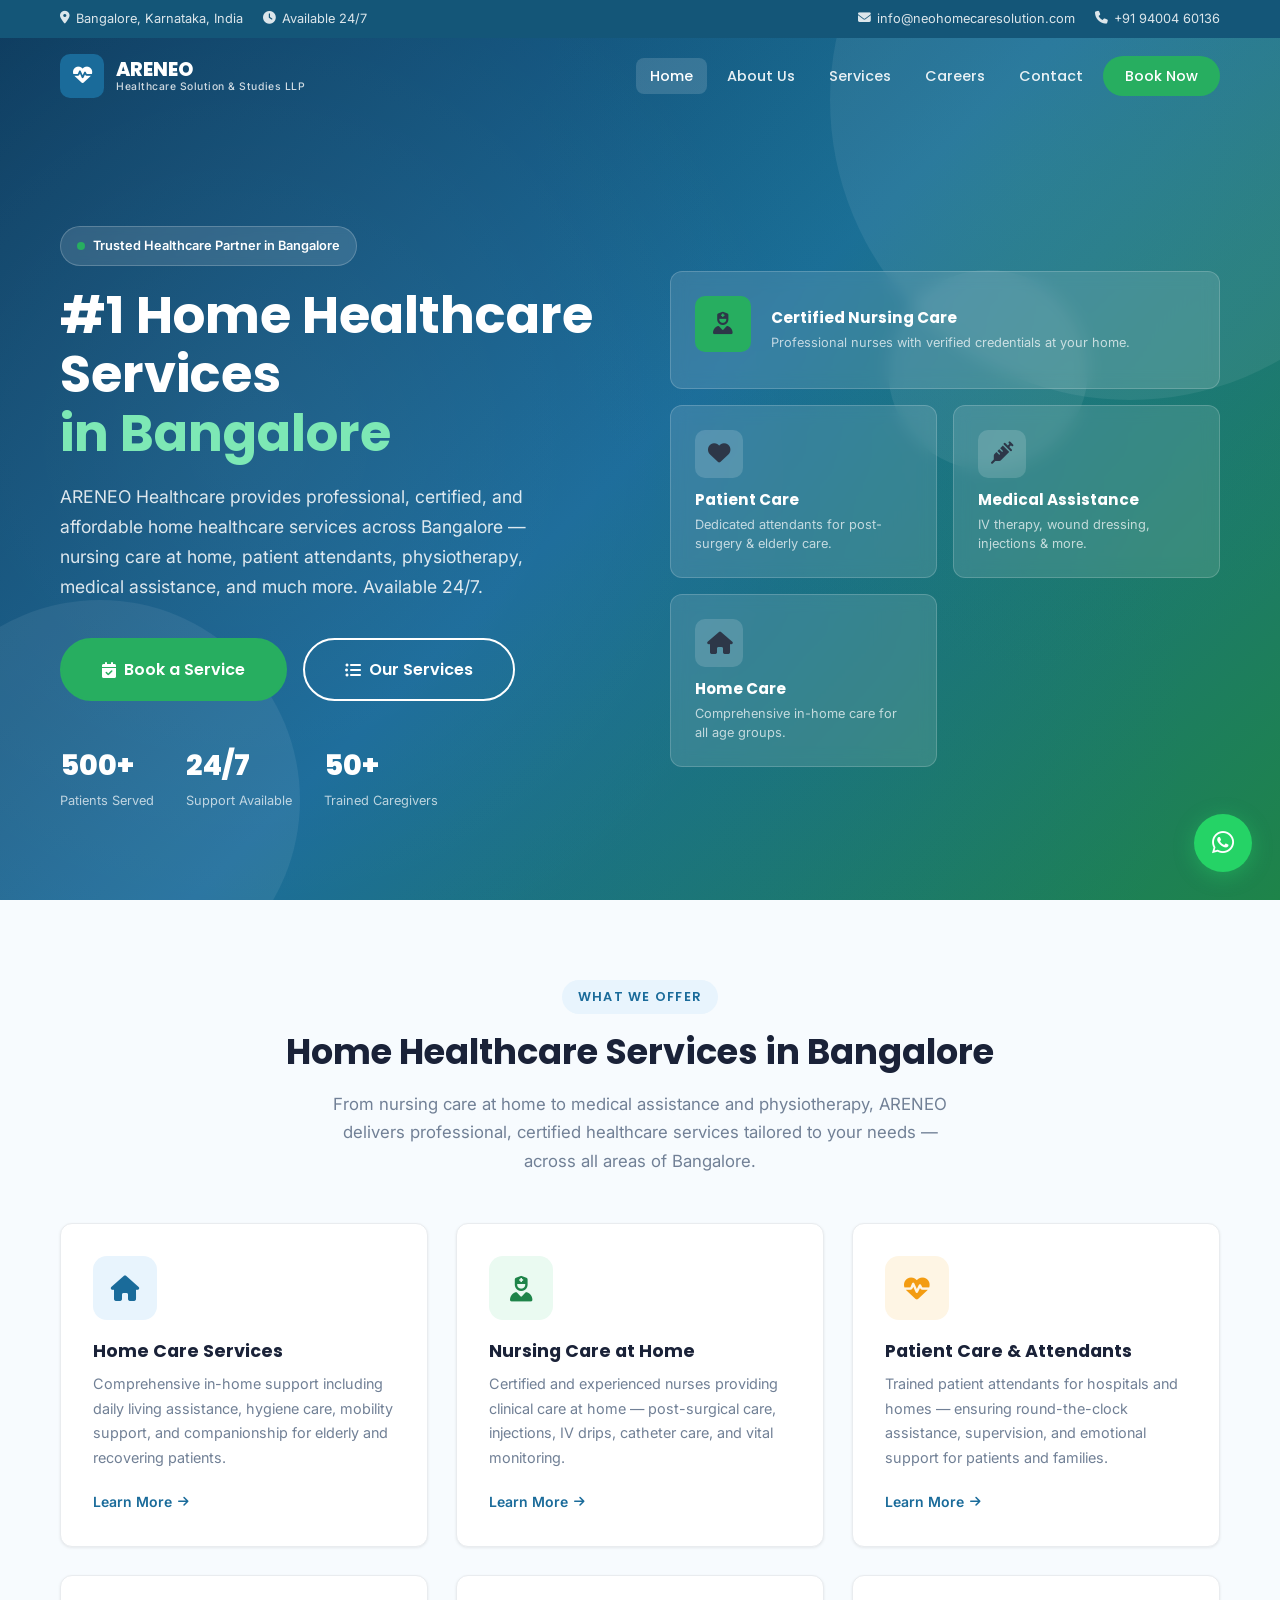
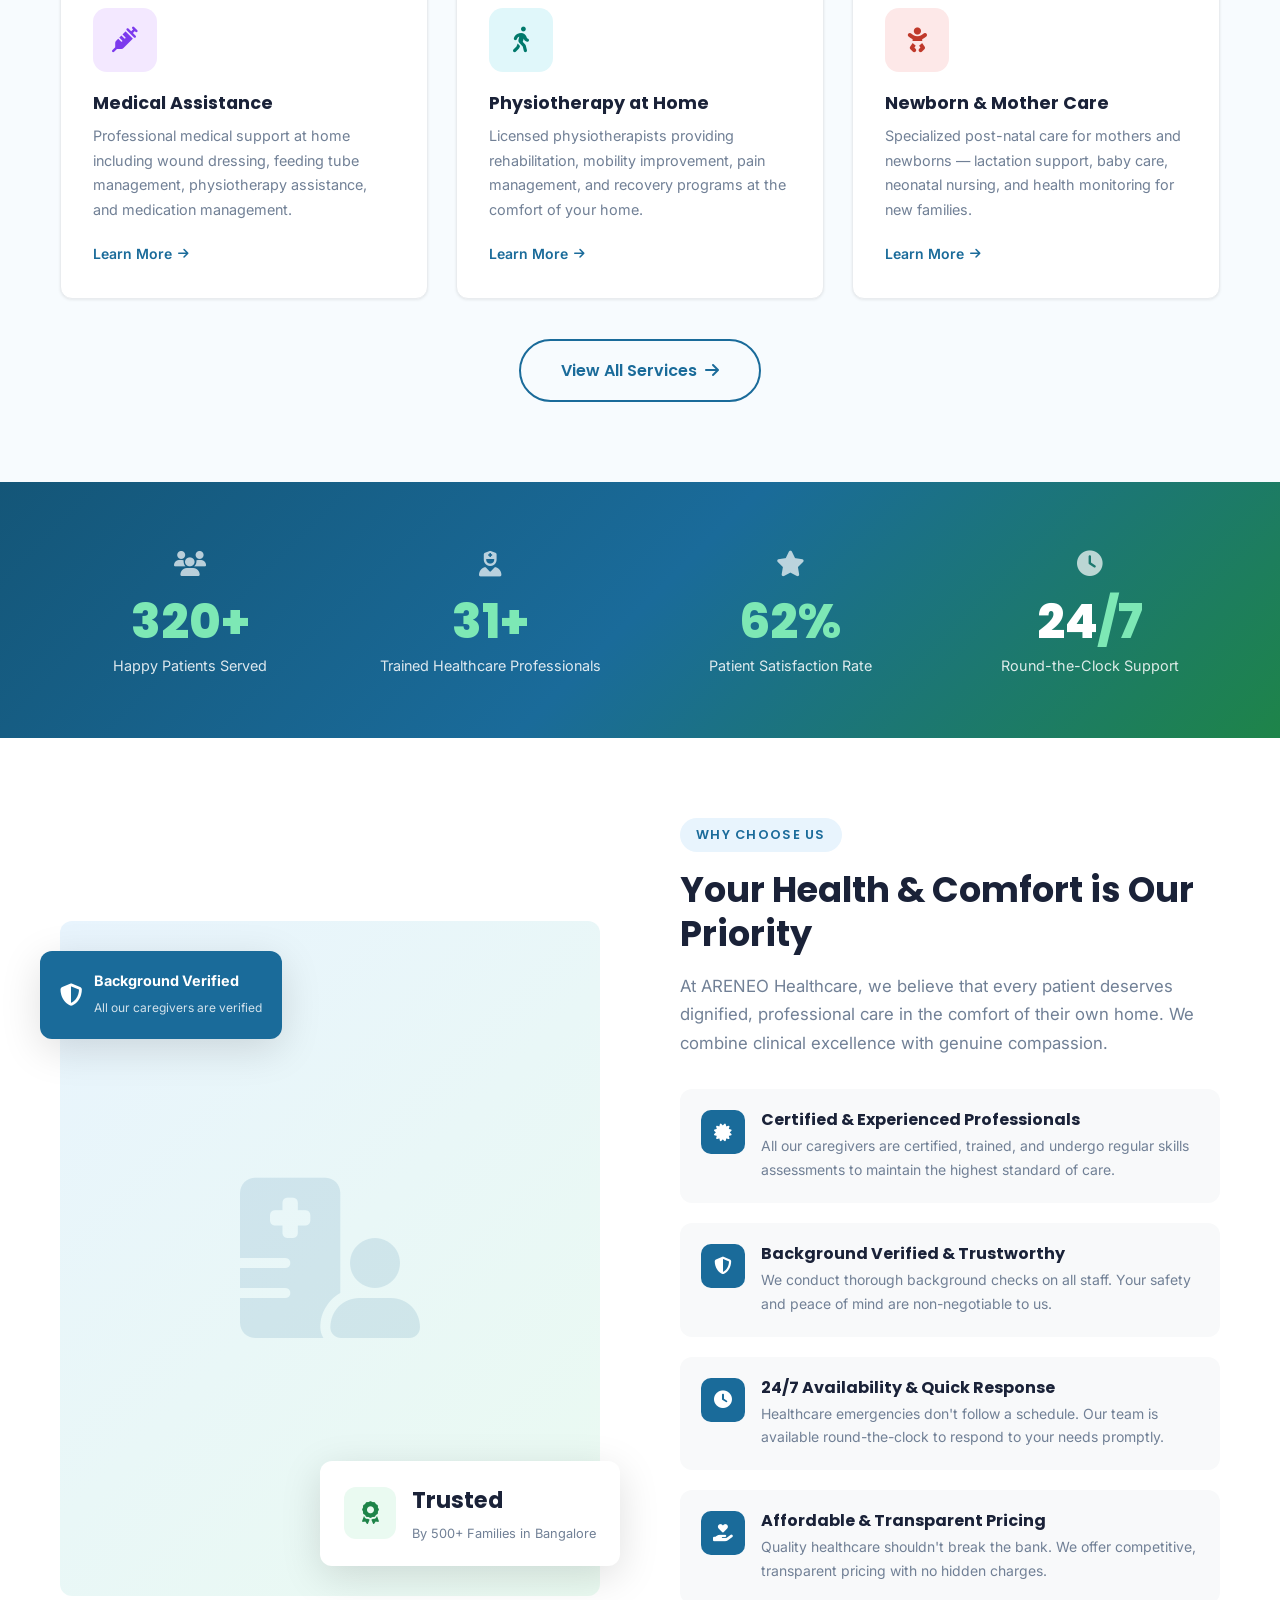
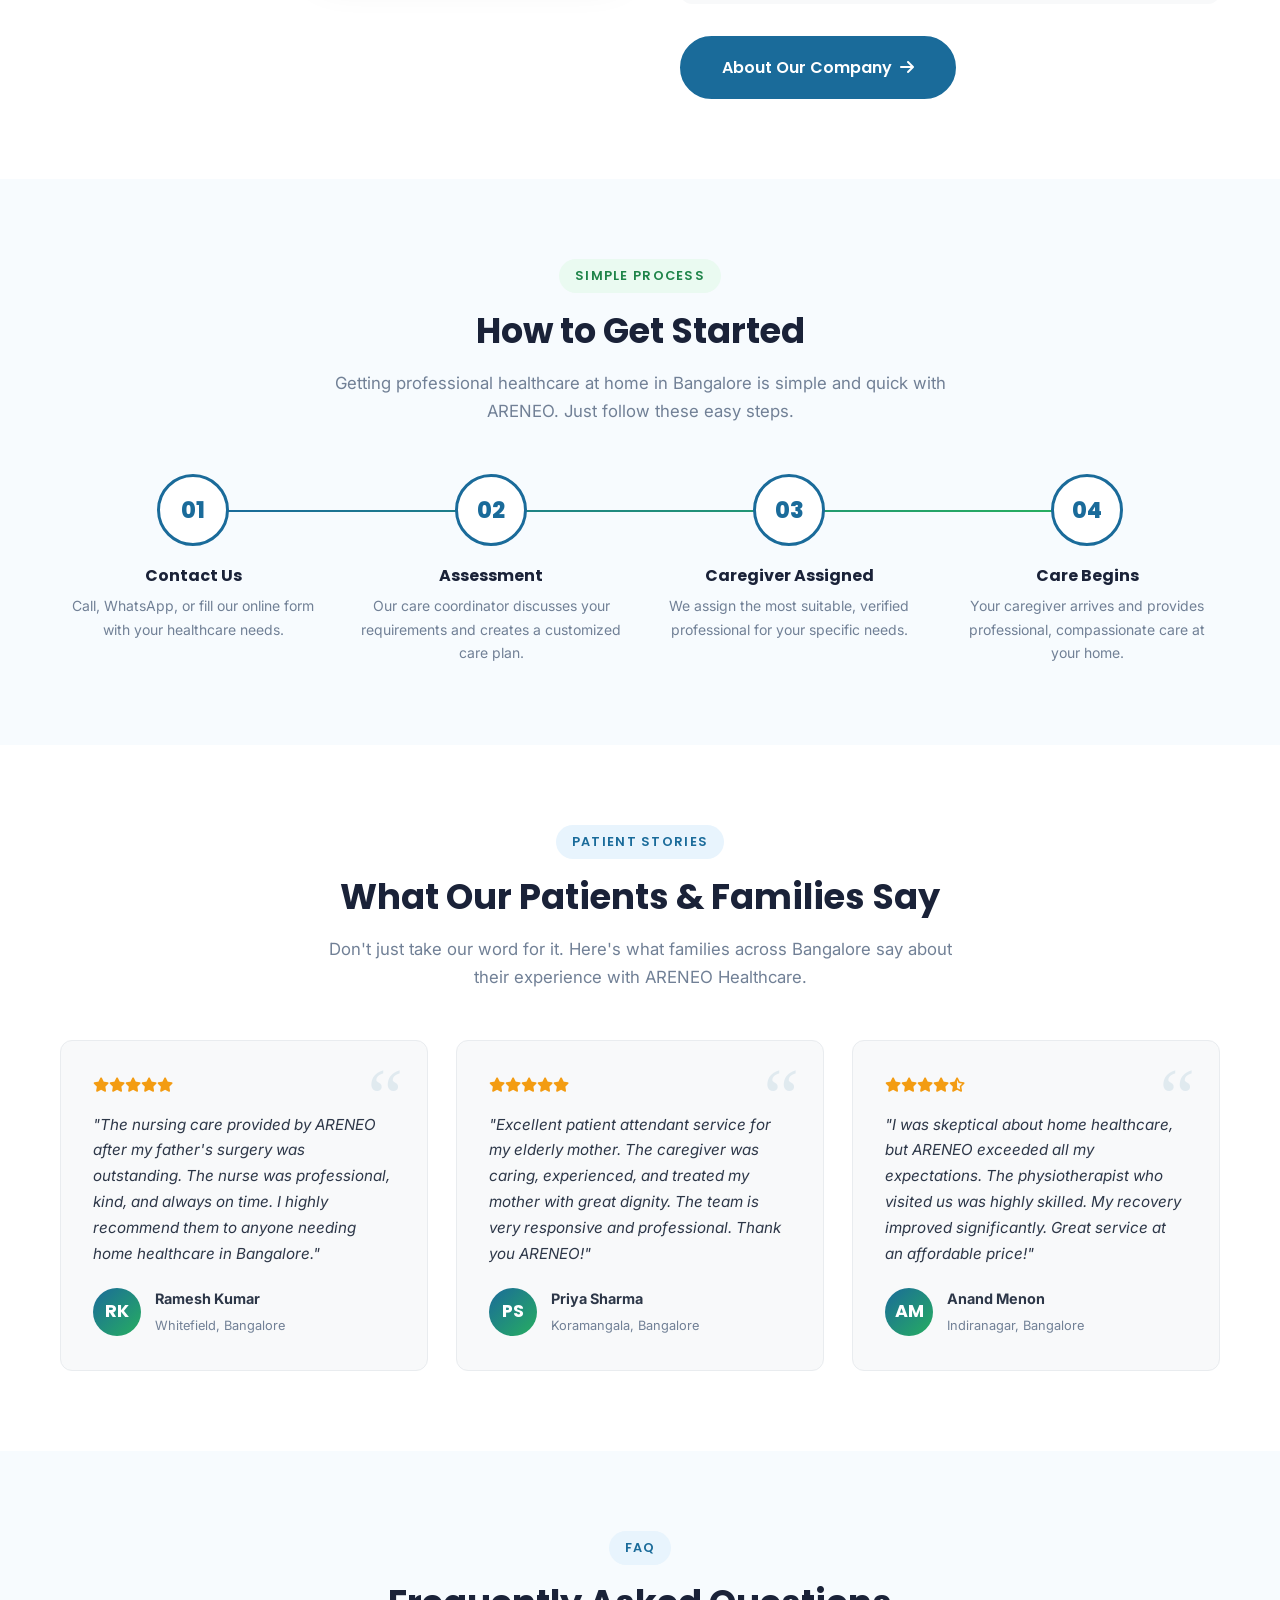
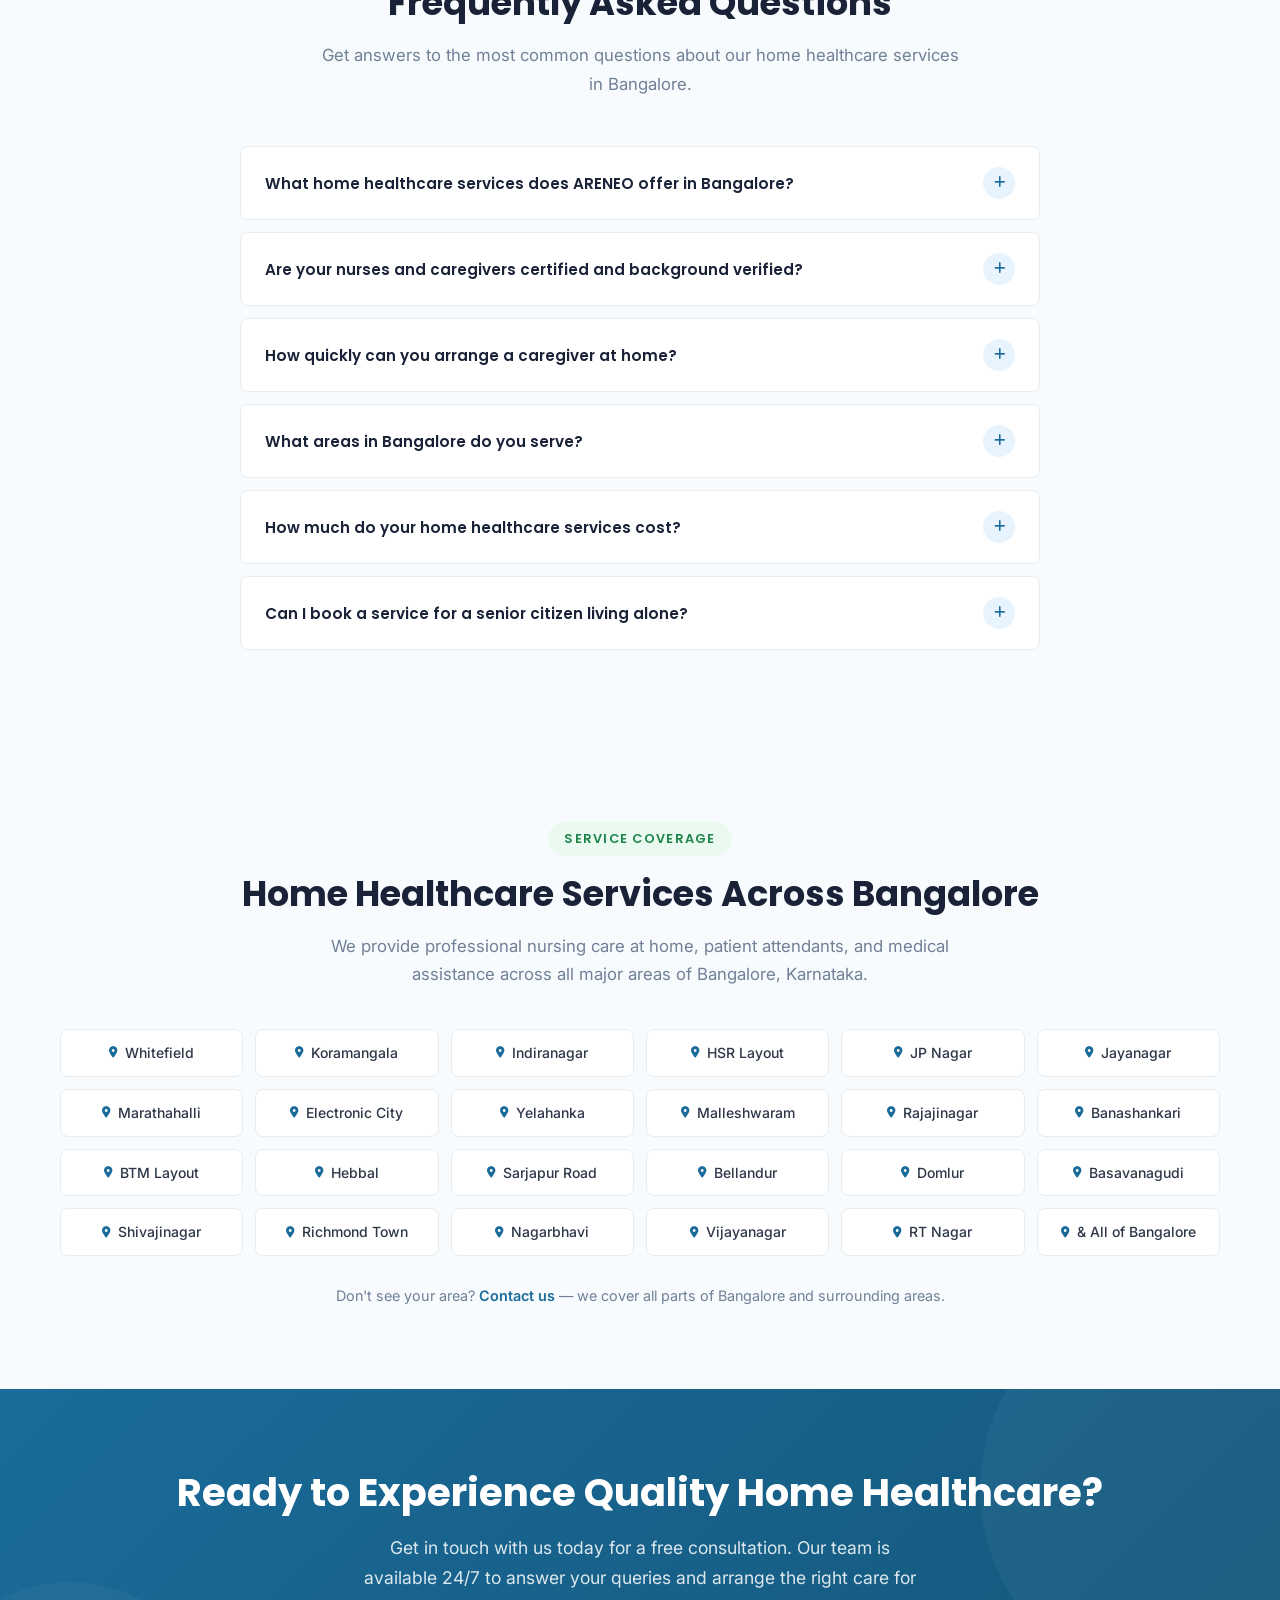
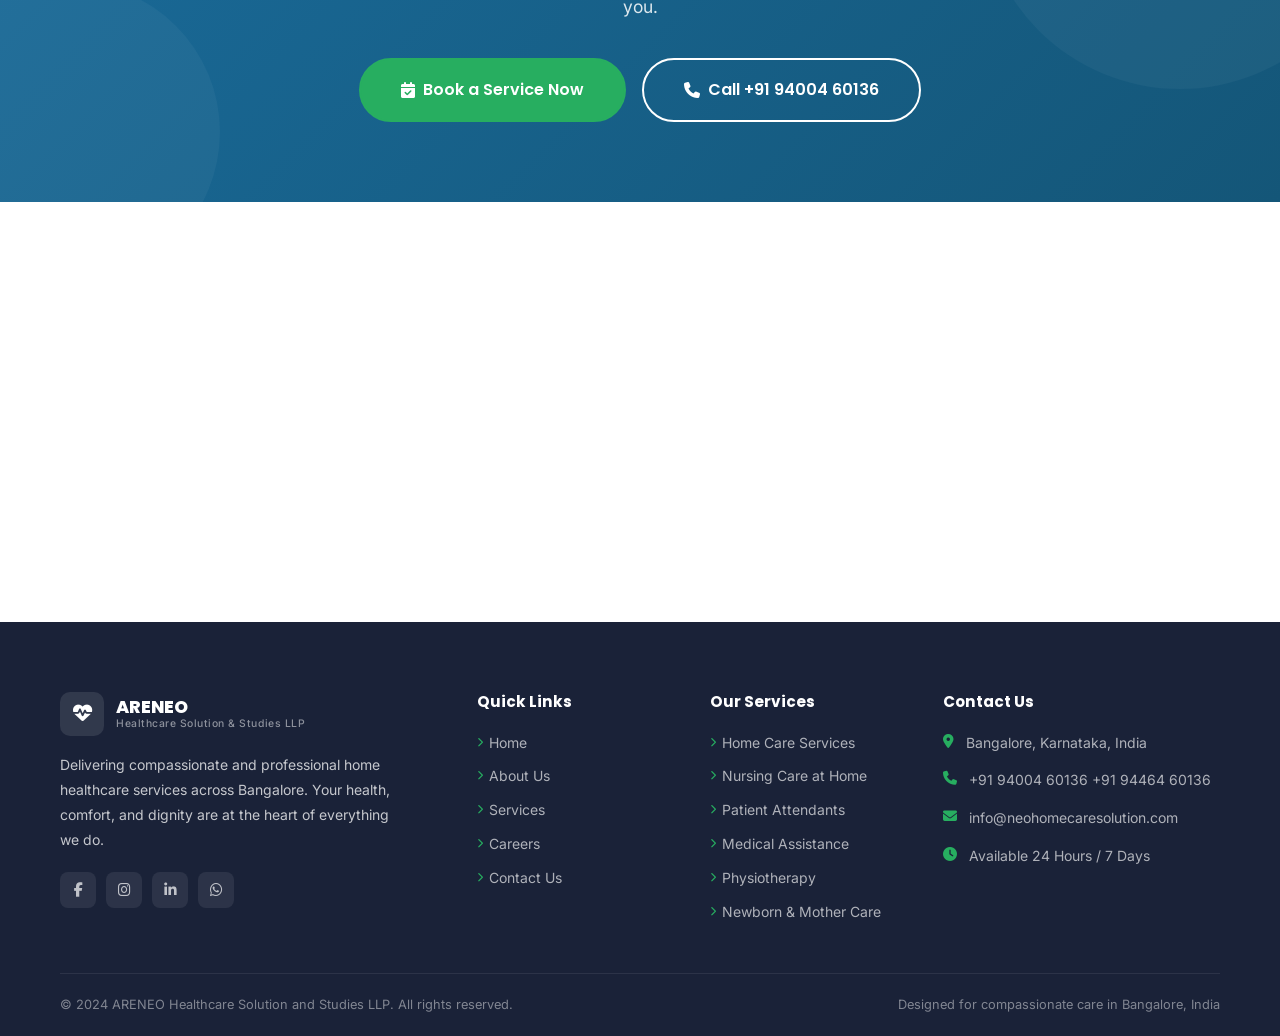
<file: index.html>
<!DOCTYPE html>
<html lang="en">
<head>
  <meta charset="UTF-8" />
  <meta name="viewport" content="width=device-width, initial-scale=1.0" />
  <title>Home Healthcare Services in Bangalore | ARENEO Healthcare Solution and Studies LLP</title>
  <meta name="description" content="ARENEO Healthcare — #1 home healthcare services in Bangalore. Certified nursing care at home, patient attendants, physiotherapy, medical assistance. Available 24/7. Call +91 9400460136." />
  <meta name="keywords" content="home healthcare services in Bangalore, nursing care at home Bangalore, patient care services Bangalore, home nurse Bangalore, physiotherapy at home Bangalore, elderly care Bangalore, baby care at home Bangalore, post surgery care Bangalore, 24 hour nurse Bangalore, healthcare solutions Bangalore, home medical assistance Bangalore, ARENEO healthcare Bangalore" />
  <meta name="robots" content="index, follow" />
  <meta name="author" content="ARENEO Healthcare Solution and Studies LLP" />
  <link rel="canonical" href="https://www.areneo.in/index.html" />

  <!-- Geo / Local SEO -->
  <meta name="geo.region" content="IN-KA" />
  <meta name="geo.placename" content="Bangalore, Karnataka, India" />
  <meta name="geo.position" content="12.9716;77.5946" />
  <meta name="ICBM" content="12.9716, 77.5946" />

  <!-- Open Graph -->
  <meta property="og:title" content="Home Healthcare Services in Bangalore | ARENEO Healthcare" />
  <meta property="og:description" content="Certified nursing care at home, patient attendants, physiotherapy & medical assistance across Bangalore. 24/7 availability. Call +91 9400460136." />
  <meta property="og:type" content="website" />
  <meta property="og:url" content="https://www.areneo.in/" />
  <meta property="og:locale" content="en_IN" />

  <!-- Twitter Card -->
  <meta name="twitter:card" content="summary_large_image" />
  <meta name="twitter:title" content="Home Healthcare Services in Bangalore | ARENEO Healthcare" />
  <meta name="twitter:description" content="Certified nursing care at home, patient attendants & physiotherapy across Bangalore. 24/7 available." />

  <!-- Fonts -->
  <link rel="preconnect" href="https://fonts.googleapis.com" />
  <link rel="preconnect" href="https://fonts.gstatic.com" crossorigin />
  <link href="https://fonts.googleapis.com/css2?family=Inter:wght@400;500;600&family=Poppins:wght@500;600;700;800&display=swap" rel="stylesheet" />

  <!-- Icons -->
  <link rel="stylesheet" href="https://cdnjs.cloudflare.com/ajax/libs/font-awesome/6.5.0/css/all.min.css" crossorigin="anonymous" />

  <!-- Stylesheet -->
  <link rel="stylesheet" href="css/style.css" />

  <!-- Structured Data: LocalBusiness -->
  <script type="application/ld+json">
  {
    "@context": "https://schema.org",
    "@type": ["MedicalBusiness", "LocalBusiness"],
    "@id": "https://www.areneo.in/#organization",
    "name": "ARENEO Healthcare Solution and Studies LLP",
    "alternateName": "ARENEO Healthcare",
    "description": "ARENEO Healthcare Solution and Studies LLP provides professional home healthcare services in Bangalore including nursing care at home, patient attendants, physiotherapy, medical assistance, elderly care, and newborn care.",
    "url": "https://www.areneo.in",
    "telephone": ["+919400460136", "+919446460136"],
    "email": "info@neohomecaresolution.com",
    "logo": "https://www.areneo.in/images/logo.png",
    "image": "https://www.areneo.in/images/hero.jpg",
    "priceRange": "₹₹",
    "currenciesAccepted": "INR",
    "paymentAccepted": "Cash, UPI, Bank Transfer",
    "address": {
      "@type": "PostalAddress",
      "addressLocality": "Bangalore",
      "addressRegion": "Karnataka",
      "postalCode": "560001",
      "addressCountry": "IN"
    },
    "geo": {
      "@type": "GeoCoordinates",
      "latitude": 12.9716,
      "longitude": 77.5946
    },
    "openingHoursSpecification": {
      "@type": "OpeningHoursSpecification",
      "dayOfWeek": ["Monday","Tuesday","Wednesday","Thursday","Friday","Saturday","Sunday"],
      "opens": "00:00",
      "closes": "23:59"
    },
    "areaServed": [
      {"@type": "City", "name": "Bangalore"},
      {"@type": "City", "name": "Bengaluru"},
      {"@type": "Neighborhood", "name": "Whitefield"},
      {"@type": "Neighborhood", "name": "Koramangala"},
      {"@type": "Neighborhood", "name": "Indiranagar"},
      {"@type": "Neighborhood", "name": "HSR Layout"},
      {"@type": "Neighborhood", "name": "JP Nagar"},
      {"@type": "Neighborhood", "name": "Marathahalli"},
      {"@type": "Neighborhood", "name": "Electronic City"},
      {"@type": "Neighborhood", "name": "Yelahanka"},
      {"@type": "Neighborhood", "name": "Banashankari"},
      {"@type": "Neighborhood", "name": "BTM Layout"},
      {"@type": "Neighborhood", "name": "Hebbal"},
      {"@type": "Neighborhood", "name": "Sarjapur Road"},
      {"@type": "Neighborhood", "name": "Bellandur"},
      {"@type": "Neighborhood", "name": "Jayanagar"},
      {"@type": "Neighborhood", "name": "Malleshwaram"},
      {"@type": "Neighborhood", "name": "Rajajinagar"},
      {"@type": "Neighborhood", "name": "Basavanagudi"}
    ],
    "hasOfferCatalog": {
      "@type": "OfferCatalog",
      "name": "Home Healthcare Services in Bangalore",
      "itemListElement": [
        {"@type": "Offer", "itemOffered": {"@type": "Service", "name": "Nursing Care at Home", "description": "Certified nurses providing post-surgical care, IV therapy, injections, wound dressing at home in Bangalore"}},
        {"@type": "Offer", "itemOffered": {"@type": "Service", "name": "Patient Attendant Services", "description": "Trained patient attendants for hospital and home care in Bangalore"}},
        {"@type": "Offer", "itemOffered": {"@type": "Service", "name": "Physiotherapy at Home", "description": "Licensed physiotherapists for rehabilitation at home in Bangalore"}},
        {"@type": "Offer", "itemOffered": {"@type": "Service", "name": "Home Care Services", "description": "Daily living assistance, hygiene care, and companionship for elderly in Bangalore"}},
        {"@type": "Offer", "itemOffered": {"@type": "Service", "name": "Medical Assistance at Home", "description": "Specialized medical procedures at home in Bangalore"}},
        {"@type": "Offer", "itemOffered": {"@type": "Service", "name": "Newborn and Mother Care", "description": "Post-natal care for newborns and mothers at home in Bangalore"}}
      ]
    },
    "aggregateRating": {
      "@type": "AggregateRating",
      "ratingValue": "4.9",
      "reviewCount": "127",
      "bestRating": "5",
      "worstRating": "1"
    },
    "sameAs": []
  }
  </script>
  <!-- Structured Data: FAQPage -->
  <script type="application/ld+json">
  {
    "@context": "https://schema.org",
    "@type": "FAQPage",
    "mainEntity": [
      {
        "@type": "Question",
        "name": "What home healthcare services does ARENEO offer in Bangalore?",
        "acceptedAnswer": {"@type": "Answer", "text": "ARENEO Healthcare offers nursing care at home, patient attendant services, physiotherapy at home, medical assistance (IV therapy, wound dressing, injections), newborn and mother care, and elderly care across Bangalore."}
      },
      {
        "@type": "Question",
        "name": "Are ARENEO's nurses and caregivers certified and background verified?",
        "acceptedAnswer": {"@type": "Answer", "text": "Yes. All our nurses, patient attendants, and healthcare professionals are certified, trained, and undergo thorough background verification before being assigned to any patient."}
      },
      {
        "@type": "Question",
        "name": "How quickly can you arrange a home nurse in Bangalore?",
        "acceptedAnswer": {"@type": "Answer", "text": "We strive to arrange a caregiver within 24 hours of your request. For urgent requirements we offer same-day service. Call or WhatsApp +91 9400460136 for urgent bookings."}
      },
      {
        "@type": "Question",
        "name": "Which areas in Bangalore does ARENEO serve?",
        "acceptedAnswer": {"@type": "Answer", "text": "We serve Whitefield, Koramangala, Indiranagar, HSR Layout, JP Nagar, Jayanagar, Marathahalli, Electronic City, Yelahanka, Malleshwaram, BTM Layout, Hebbal, Sarjapur Road, Bellandur, Banashankari, Rajajinagar, and more areas across Bangalore."}
      },
      {
        "@type": "Question",
        "name": "What is the cost of home nursing care in Bangalore?",
        "acceptedAnswer": {"@type": "Answer", "text": "Our pricing is transparent and competitive. Costs vary by service type, duration, and requirements. We offer flexible hourly, daily, and monthly packages. Contact us for a free quote: +91 9400460136."}
      }
    ]
  }
  </script>
</head>
<body>

  <!-- Top Bar -->
  <div class="top-bar">
    <div class="container">
      <div class="top-bar-left">
        <span class="top-bar-item"><i class="fas fa-map-marker-alt"></i> Bangalore, Karnataka, India</span>
        <span class="top-bar-item"><i class="fas fa-clock"></i> Available 24/7</span>
      </div>
      <div class="top-bar-right">
        <a class="top-bar-item" href="mailto:info@neohomecaresolution.com"><i class="fas fa-envelope"></i> info@neohomecaresolution.com</a>
        <a class="top-bar-item" href="tel:+919400460136"><i class="fas fa-phone"></i> +91 94004 60136</a>
      </div>
    </div>
  </div>

  <!-- Navbar -->
  <nav class="navbar" role="navigation" aria-label="Main navigation">
    <div class="container">
      <a href="index.html" class="navbar-brand" aria-label="ARENEO Healthcare Home">
        <div class="brand-icon"><i class="fas fa-heartbeat"></i></div>
        <div class="brand-text">
          <span class="brand-name">ARENEO</span>
          <span class="brand-sub">Healthcare Solution &amp; Studies LLP</span>
        </div>
      </a>
      <ul class="nav-links" role="list">
        <li><a href="index.html" class="active">Home</a></li>
        <li><a href="about.html">About Us</a></li>
        <li><a href="services.html">Services</a></li>
        <li><a href="careers.html">Careers</a></li>
        <li><a href="contact.html">Contact</a></li>
        <li><a href="contact.html" class="nav-cta">Book Now</a></li>
      </ul>
      <button class="nav-toggle" aria-label="Toggle navigation" aria-expanded="false">
        <span></span><span></span><span></span>
      </button>
    </div>
  </nav>

  <!-- Hero Section -->
  <section class="hero" aria-label="Hero">
    <div class="hero-bg"></div>
    <div class="hero-shapes">
      <div class="hero-shape hero-shape-1"></div>
      <div class="hero-shape hero-shape-2"></div>
      <div class="hero-shape hero-shape-3"></div>
    </div>
    <div class="container">
      <div class="hero-content">
        <div class="hero-badge">
          <span class="hero-badge-dot"></span>
          Trusted Healthcare Partner in Bangalore
        </div>
        <h1>
          #1 Home Healthcare Services<br />
          <span class="highlight">in Bangalore</span>
        </h1>
        <p class="hero-subtitle">
          ARENEO Healthcare provides professional, certified, and affordable home healthcare services across Bangalore — nursing care at home, patient attendants, physiotherapy, medical assistance, and much more. Available 24/7.
        </p>
        <div class="hero-actions">
          <a href="contact.html" class="btn btn-secondary btn-lg"><i class="fas fa-calendar-check"></i> Book a Service</a>
          <a href="services.html" class="btn btn-outline btn-lg"><i class="fas fa-list-ul"></i> Our Services</a>
        </div>
        <div class="hero-stats">
          <div class="hero-stat">
            <div class="hero-stat-number">500<span>+</span></div>
            <div class="hero-stat-label">Patients Served</div>
          </div>
          <div class="hero-stat">
            <div class="hero-stat-number">24<span>/7</span></div>
            <div class="hero-stat-label">Support Available</div>
          </div>
          <div class="hero-stat">
            <div class="hero-stat-number">50<span>+</span></div>
            <div class="hero-stat-label">Trained Caregivers</div>
          </div>
        </div>
      </div>
      <div class="hero-visual" aria-hidden="true">
        <div class="hero-cards">
          <div class="hero-card featured">
            <div class="hero-card-icon"><i class="fas fa-user-nurse"></i></div>
            <div>
              <h3>Certified Nursing Care</h3>
              <p>Professional nurses with verified credentials at your home.</p>
            </div>
          </div>
          <div class="hero-card">
            <div class="hero-card-icon"><i class="fas fa-heart"></i></div>
            <h3>Patient Care</h3>
            <p>Dedicated attendants for post-surgery &amp; elderly care.</p>
          </div>
          <div class="hero-card">
            <div class="hero-card-icon"><i class="fas fa-syringe"></i></div>
            <h3>Medical Assistance</h3>
            <p>IV therapy, wound dressing, injections &amp; more.</p>
          </div>
          <div class="hero-card">
            <div class="hero-card-icon"><i class="fas fa-home"></i></div>
            <h3>Home Care</h3>
            <p>Comprehensive in-home care for all age groups.</p>
          </div>
        </div>
      </div>
    </div>
  </section>

  <!-- Services Overview -->
  <section class="services-section" id="services" aria-label="Our Services">
    <div class="container">
      <div class="text-center fade-in">
        <span class="section-tag">What We Offer</span>
        <h2 class="section-heading">Home Healthcare Services in Bangalore</h2>
        <p class="section-subheading">From nursing care at home to medical assistance and physiotherapy, ARENEO delivers professional, certified healthcare services tailored to your needs — across all areas of Bangalore.</p>
      </div>
      <div class="services-grid">
        <article class="service-card fade-in">
          <div class="service-icon blue"><i class="fas fa-home"></i></div>
          <h3>Home Care Services</h3>
          <p>Comprehensive in-home support including daily living assistance, hygiene care, mobility support, and companionship for elderly and recovering patients.</p>
          <a href="services.html#home-care" class="learn-more">Learn More <i class="fas fa-arrow-right"></i></a>
        </article>
        <article class="service-card fade-in">
          <div class="service-icon green"><i class="fas fa-user-nurse"></i></div>
          <h3>Nursing Care at Home</h3>
          <p>Certified and experienced nurses providing clinical care at home — post-surgical care, injections, IV drips, catheter care, and vital monitoring.</p>
          <a href="services.html#nursing-care" class="learn-more">Learn More <i class="fas fa-arrow-right"></i></a>
        </article>
        <article class="service-card fade-in">
          <div class="service-icon orange"><i class="fas fa-heartbeat"></i></div>
          <h3>Patient Care &amp; Attendants</h3>
          <p>Trained patient attendants for hospitals and homes — ensuring round-the-clock assistance, supervision, and emotional support for patients and families.</p>
          <a href="services.html#patient-care" class="learn-more">Learn More <i class="fas fa-arrow-right"></i></a>
        </article>
        <article class="service-card fade-in">
          <div class="service-icon purple"><i class="fas fa-syringe"></i></div>
          <h3>Medical Assistance</h3>
          <p>Professional medical support at home including wound dressing, feeding tube management, physiotherapy assistance, and medication management.</p>
          <a href="services.html#medical-assistance" class="learn-more">Learn More <i class="fas fa-arrow-right"></i></a>
        </article>
        <article class="service-card fade-in">
          <div class="service-icon teal"><i class="fas fa-walking"></i></div>
          <h3>Physiotherapy at Home</h3>
          <p>Licensed physiotherapists providing rehabilitation, mobility improvement, pain management, and recovery programs at the comfort of your home.</p>
          <a href="services.html#physiotherapy" class="learn-more">Learn More <i class="fas fa-arrow-right"></i></a>
        </article>
        <article class="service-card fade-in">
          <div class="service-icon red"><i class="fas fa-baby"></i></div>
          <h3>Newborn &amp; Mother Care</h3>
          <p>Specialized post-natal care for mothers and newborns — lactation support, baby care, neonatal nursing, and health monitoring for new families.</p>
          <a href="services.html#newborn-care" class="learn-more">Learn More <i class="fas fa-arrow-right"></i></a>
        </article>
      </div>
      <div class="text-center" style="margin-top: 40px;">
        <a href="services.html" class="btn btn-outline-primary btn-lg">View All Services <i class="fas fa-arrow-right"></i></a>
      </div>
    </div>
  </section>

  <!-- Stats Banner -->
  <section class="stats-banner" aria-label="Key Statistics">
    <div class="container">
      <div class="stats-grid">
        <div class="stat-item fade-in">
          <div class="stat-icon"><i class="fas fa-users"></i></div>
          <div class="stat-number"><span class="counter" data-target="500" data-suffix="+">500+</span></div>
          <div class="stat-label">Happy Patients Served</div>
        </div>
        <div class="stat-item fade-in">
          <div class="stat-icon"><i class="fas fa-user-nurse"></i></div>
          <div class="stat-number"><span class="counter" data-target="50" data-suffix="+">50+</span></div>
          <div class="stat-label">Trained Healthcare Professionals</div>
        </div>
        <div class="stat-item fade-in">
          <div class="stat-icon"><i class="fas fa-star"></i></div>
          <div class="stat-number"><span class="counter" data-target="98" data-suffix="%">98%</span></div>
          <div class="stat-label">Patient Satisfaction Rate</div>
        </div>
        <div class="stat-item fade-in">
          <div class="stat-icon"><i class="fas fa-clock"></i></div>
          <div class="stat-number">24<span>/7</span></div>
          <div class="stat-label">Round-the-Clock Support</div>
        </div>
      </div>
    </div>
  </section>

  <!-- Why Choose Us -->
  <section class="why-us" aria-label="Why Choose ARENEO">
    <div class="container">
      <div class="why-us-visual fade-in-left" aria-hidden="true">
        <div class="why-us-img-wrap">
          <i class="fas fa-hospital-user why-us-img-icon"></i>
        </div>
        <div class="why-us-badge">
          <div class="why-us-badge-icon"><i class="fas fa-award"></i></div>
          <div class="why-us-badge-text">
            <strong>Trusted</strong>
            <span>By 500+ Families in Bangalore</span>
          </div>
        </div>
        <div class="why-us-badge-2">
          <i class="fas fa-shield-alt"></i>
          <div>
            <strong>Background Verified</strong>
            <span>All our caregivers are verified</span>
          </div>
        </div>
      </div>
      <div class="why-us-content fade-in-right">
        <span class="section-tag">Why Choose Us</span>
        <h2 class="section-heading">Your Health &amp; Comfort is Our Priority</h2>
        <p class="section-subheading">At ARENEO Healthcare, we believe that every patient deserves dignified, professional care in the comfort of their own home. We combine clinical excellence with genuine compassion.</p>
        <div class="why-us-features">
          <div class="why-feature">
            <div class="why-feature-icon"><i class="fas fa-certificate"></i></div>
            <div class="why-feature-text">
              <h4>Certified &amp; Experienced Professionals</h4>
              <p>All our caregivers are certified, trained, and undergo regular skills assessments to maintain the highest standard of care.</p>
            </div>
          </div>
          <div class="why-feature">
            <div class="why-feature-icon"><i class="fas fa-shield-alt"></i></div>
            <div class="why-feature-text">
              <h4>Background Verified &amp; Trustworthy</h4>
              <p>We conduct thorough background checks on all staff. Your safety and peace of mind are non-negotiable to us.</p>
            </div>
          </div>
          <div class="why-feature">
            <div class="why-feature-icon"><i class="fas fa-clock"></i></div>
            <div class="why-feature-text">
              <h4>24/7 Availability &amp; Quick Response</h4>
              <p>Healthcare emergencies don't follow a schedule. Our team is available round-the-clock to respond to your needs promptly.</p>
            </div>
          </div>
          <div class="why-feature">
            <div class="why-feature-icon"><i class="fas fa-hand-holding-heart"></i></div>
            <div class="why-feature-text">
              <h4>Affordable &amp; Transparent Pricing</h4>
              <p>Quality healthcare shouldn't break the bank. We offer competitive, transparent pricing with no hidden charges.</p>
            </div>
          </div>
        </div>
        <div style="margin-top: 32px;">
          <a href="about.html" class="btn btn-primary btn-lg">About Our Company <i class="fas fa-arrow-right"></i></a>
        </div>
      </div>
    </div>
  </section>

  <!-- How It Works -->
  <section class="process-section" aria-label="How It Works">
    <div class="container">
      <div class="text-center fade-in">
        <span class="section-tag green">Simple Process</span>
        <h2 class="section-heading">How to Get Started</h2>
        <p class="section-subheading">Getting professional healthcare at home in Bangalore is simple and quick with ARENEO. Just follow these easy steps.</p>
      </div>
      <div class="process-steps">
        <div class="process-step fade-in">
          <div class="process-step-number">01</div>
          <h3>Contact Us</h3>
          <p>Call, WhatsApp, or fill our online form with your healthcare needs.</p>
        </div>
        <div class="process-step fade-in">
          <div class="process-step-number">02</div>
          <h3>Assessment</h3>
          <p>Our care coordinator discusses your requirements and creates a customized care plan.</p>
        </div>
        <div class="process-step fade-in">
          <div class="process-step-number">03</div>
          <h3>Caregiver Assigned</h3>
          <p>We assign the most suitable, verified professional for your specific needs.</p>
        </div>
        <div class="process-step fade-in">
          <div class="process-step-number">04</div>
          <h3>Care Begins</h3>
          <p>Your caregiver arrives and provides professional, compassionate care at your home.</p>
        </div>
      </div>
    </div>
  </section>

  <!-- Testimonials -->
  <section class="testimonials-section" aria-label="Patient Testimonials">
    <div class="container">
      <div class="text-center fade-in">
        <span class="section-tag">Patient Stories</span>
        <h2 class="section-heading">What Our Patients &amp; Families Say</h2>
        <p class="section-subheading">Don't just take our word for it. Here's what families across Bangalore say about their experience with ARENEO Healthcare.</p>
      </div>
      <div class="testimonials-grid">
        <div class="testimonial-card fade-in">
          <div class="stars"><i class="fas fa-star"></i><i class="fas fa-star"></i><i class="fas fa-star"></i><i class="fas fa-star"></i><i class="fas fa-star"></i></div>
          <p class="testimonial-text">"The nursing care provided by ARENEO after my father's surgery was outstanding. The nurse was professional, kind, and always on time. I highly recommend them to anyone needing home healthcare in Bangalore."</p>
          <div class="testimonial-author">
            <div class="author-avatar">RK</div>
            <div class="author-info">
              <strong>Ramesh Kumar</strong>
              <span>Whitefield, Bangalore</span>
            </div>
          </div>
        </div>
        <div class="testimonial-card fade-in">
          <div class="stars"><i class="fas fa-star"></i><i class="fas fa-star"></i><i class="fas fa-star"></i><i class="fas fa-star"></i><i class="fas fa-star"></i></div>
          <p class="testimonial-text">"Excellent patient attendant service for my elderly mother. The caregiver was caring, experienced, and treated my mother with great dignity. The team is very responsive and professional. Thank you ARENEO!"</p>
          <div class="testimonial-author">
            <div class="author-avatar">PS</div>
            <div class="author-info">
              <strong>Priya Sharma</strong>
              <span>Koramangala, Bangalore</span>
            </div>
          </div>
        </div>
        <div class="testimonial-card fade-in">
          <div class="stars"><i class="fas fa-star"></i><i class="fas fa-star"></i><i class="fas fa-star"></i><i class="fas fa-star"></i><i class="fas fa-star-half-alt"></i></div>
          <p class="testimonial-text">"I was skeptical about home healthcare, but ARENEO exceeded all my expectations. The physiotherapist who visited us was highly skilled. My recovery improved significantly. Great service at an affordable price!"</p>
          <div class="testimonial-author">
            <div class="author-avatar">AM</div>
            <div class="author-info">
              <strong>Anand Menon</strong>
              <span>Indiranagar, Bangalore</span>
            </div>
          </div>
        </div>
      </div>
    </div>
  </section>

  <!-- FAQ Section -->
  <section class="faq-section" aria-label="Frequently Asked Questions">
    <div class="container">
      <div class="text-center fade-in">
        <span class="section-tag">FAQ</span>
        <h2 class="section-heading">Frequently Asked Questions</h2>
        <p class="section-subheading">Get answers to the most common questions about our home healthcare services in Bangalore.</p>
      </div>
      <div class="faq-container">
        <div class="faq-item fade-in">
          <div class="faq-question">
            <h3>What home healthcare services does ARENEO offer in Bangalore?</h3>
            <div class="faq-icon"><i class="fas fa-plus"></i></div>
          </div>
          <div class="faq-answer"><p>ARENEO Healthcare offers a comprehensive range of home healthcare services including nursing care at home, patient attendant services, physiotherapy at home, medical assistance (IV therapy, wound dressing, injections), newborn and mother care, and elderly care across Bangalore.</p></div>
        </div>
        <div class="faq-item fade-in">
          <div class="faq-question">
            <h3>Are your nurses and caregivers certified and background verified?</h3>
            <div class="faq-icon"><i class="fas fa-plus"></i></div>
          </div>
          <div class="faq-answer"><p>Yes, absolutely. All our nurses, patient attendants, and healthcare professionals are certified, trained, and undergo thorough background verification before being assigned to any patient. Your safety and trust are our top priorities.</p></div>
        </div>
        <div class="faq-item fade-in">
          <div class="faq-question">
            <h3>How quickly can you arrange a caregiver at home?</h3>
            <div class="faq-icon"><i class="fas fa-plus"></i></div>
          </div>
          <div class="faq-answer"><p>We strive to arrange a caregiver within 24 hours of your request. For urgent requirements, we do our best to provide same-day service. Please call or WhatsApp us at +91 94004 60136 for urgent bookings.</p></div>
        </div>
        <div class="faq-item fade-in">
          <div class="faq-question">
            <h3>What areas in Bangalore do you serve?</h3>
            <div class="faq-icon"><i class="fas fa-plus"></i></div>
          </div>
          <div class="faq-answer"><p>We provide home healthcare services across Bangalore including areas such as Whitefield, Koramangala, Indiranagar, HSR Layout, JP Nagar, Jayanagar, Marathahalli, Electronic City, Yelahanka, and more. Contact us to confirm availability in your specific area.</p></div>
        </div>
        <div class="faq-item fade-in">
          <div class="faq-question">
            <h3>How much do your home healthcare services cost?</h3>
            <div class="faq-icon"><i class="fas fa-plus"></i></div>
          </div>
          <div class="faq-answer"><p>Our pricing is transparent and competitive. Costs vary depending on the type of service, duration, and specific requirements. We offer flexible packages for hourly, daily, and monthly engagements. Contact us for a free consultation and customized quote tailored to your needs.</p></div>
        </div>
        <div class="faq-item fade-in">
          <div class="faq-question">
            <h3>Can I book a service for a senior citizen living alone?</h3>
            <div class="faq-icon"><i class="fas fa-plus"></i></div>
          </div>
          <div class="faq-answer"><p>Yes! We specialize in elderly care and can assign a trained caregiver or companion for senior citizens. Our caregivers assist with daily activities, medication reminders, meal preparation, mobility assistance, and provide companionship to ensure the safety and well-being of your loved ones.</p></div>
        </div>
      </div>
    </div>
  </section>

  <!-- Areas We Serve -->
  <section class="areas-section" aria-label="Areas We Serve in Bangalore">
    <div class="container">
      <div class="text-center fade-in">
        <span class="section-tag green">Service Coverage</span>
        <h2 class="section-heading">Home Healthcare Services Across Bangalore</h2>
        <p class="section-subheading">We provide professional nursing care at home, patient attendants, and medical assistance across all major areas of Bangalore, Karnataka.</p>
      </div>
      <div class="areas-grid fade-in">
        <div class="area-tag"><i class="fas fa-map-marker-alt"></i> Whitefield</div>
        <div class="area-tag"><i class="fas fa-map-marker-alt"></i> Koramangala</div>
        <div class="area-tag"><i class="fas fa-map-marker-alt"></i> Indiranagar</div>
        <div class="area-tag"><i class="fas fa-map-marker-alt"></i> HSR Layout</div>
        <div class="area-tag"><i class="fas fa-map-marker-alt"></i> JP Nagar</div>
        <div class="area-tag"><i class="fas fa-map-marker-alt"></i> Jayanagar</div>
        <div class="area-tag"><i class="fas fa-map-marker-alt"></i> Marathahalli</div>
        <div class="area-tag"><i class="fas fa-map-marker-alt"></i> Electronic City</div>
        <div class="area-tag"><i class="fas fa-map-marker-alt"></i> Yelahanka</div>
        <div class="area-tag"><i class="fas fa-map-marker-alt"></i> Malleshwaram</div>
        <div class="area-tag"><i class="fas fa-map-marker-alt"></i> Rajajinagar</div>
        <div class="area-tag"><i class="fas fa-map-marker-alt"></i> Banashankari</div>
        <div class="area-tag"><i class="fas fa-map-marker-alt"></i> BTM Layout</div>
        <div class="area-tag"><i class="fas fa-map-marker-alt"></i> Hebbal</div>
        <div class="area-tag"><i class="fas fa-map-marker-alt"></i> Sarjapur Road</div>
        <div class="area-tag"><i class="fas fa-map-marker-alt"></i> Bellandur</div>
        <div class="area-tag"><i class="fas fa-map-marker-alt"></i> Domlur</div>
        <div class="area-tag"><i class="fas fa-map-marker-alt"></i> Basavanagudi</div>
        <div class="area-tag"><i class="fas fa-map-marker-alt"></i> Shivajinagar</div>
        <div class="area-tag"><i class="fas fa-map-marker-alt"></i> Richmond Town</div>
        <div class="area-tag"><i class="fas fa-map-marker-alt"></i> Nagarbhavi</div>
        <div class="area-tag"><i class="fas fa-map-marker-alt"></i> Vijayanagar</div>
        <div class="area-tag"><i class="fas fa-map-marker-alt"></i> RT Nagar</div>
        <div class="area-tag"><i class="fas fa-map-marker-alt"></i> & All of Bangalore</div>
      </div>
      <p class="text-center" style="margin-top: 28px; color: var(--text-light); font-size: .9rem;">
        Don't see your area? <a href="contact.html" style="color: var(--primary); font-weight: 600;">Contact us</a> — we cover all parts of Bangalore and surrounding areas.
      </p>
    </div>
  </section>

  <!-- CTA Section -->
  <section class="cta-section" aria-label="Call to Action">
    <div class="container">
      <div class="cta-content fade-in">
        <h2>Ready to Experience Quality Home Healthcare?</h2>
        <p>Get in touch with us today for a free consultation. Our team is available 24/7 to answer your queries and arrange the right care for you.</p>
        <div class="cta-actions">
          <a href="contact.html" class="btn btn-secondary btn-lg"><i class="fas fa-calendar-check"></i> Book a Service Now</a>
          <a href="tel:+919400460136" class="btn btn-outline btn-lg"><i class="fas fa-phone"></i> Call +91 94004 60136</a>
        </div>
      </div>
    </div>
  </section>

  <!-- Map -->
  <section class="map-section" aria-label="Our Location">
    <iframe
      src="https://www.google.com/maps/embed?pb=!1m18!1m12!1m3!1d497698.9974429017!2d77.35074558685453!3d12.953945392754318!2m3!1f0!2f0!3f0!3m2!1i1024!2i768!4f13.1!3m3!1m2!1s0x3bae1670c9b44e6d%3A0xf8dfc3e8517e4fe0!2sBengaluru%2C%20Karnataka!5e0!3m2!1sen!2sin!4v1711000000000!5m2!1sen!2sin"
      allowfullscreen=""
      loading="lazy"
      referrerpolicy="no-referrer-when-downgrade"
      title="ARENEO Healthcare Location - Bangalore">
    </iframe>
  </section>

  <!-- Footer -->
  <footer class="footer" role="contentinfo">
    <div class="container">
      <div class="footer-grid">
        <div class="footer-brand">
          <div class="footer-logo">
            <div class="brand-icon"><i class="fas fa-heartbeat"></i></div>
            <div class="brand-text">
              <span class="brand-name">ARENEO</span>
              <span class="brand-sub">Healthcare Solution &amp; Studies LLP</span>
            </div>
          </div>
          <p>Delivering compassionate and professional home healthcare services across Bangalore. Your health, comfort, and dignity are at the heart of everything we do.</p>
          <div class="footer-social">
            <a href="#" aria-label="Facebook"><i class="fab fa-facebook-f"></i></a>
            <a href="#" aria-label="Instagram"><i class="fab fa-instagram"></i></a>
            <a href="#" aria-label="LinkedIn"><i class="fab fa-linkedin-in"></i></a>
            <a href="https://wa.me/919400460136" aria-label="WhatsApp"><i class="fab fa-whatsapp"></i></a>
          </div>
        </div>
        <div>
          <h4 class="footer-heading">Quick Links</h4>
          <ul class="footer-links">
            <li><a href="index.html"><i class="fas fa-chevron-right"></i> Home</a></li>
            <li><a href="about.html"><i class="fas fa-chevron-right"></i> About Us</a></li>
            <li><a href="services.html"><i class="fas fa-chevron-right"></i> Services</a></li>
            <li><a href="careers.html"><i class="fas fa-chevron-right"></i> Careers</a></li>
            <li><a href="contact.html"><i class="fas fa-chevron-right"></i> Contact Us</a></li>
          </ul>
        </div>
        <div>
          <h4 class="footer-heading">Our Services</h4>
          <ul class="footer-links">
            <li><a href="services.html#home-care"><i class="fas fa-chevron-right"></i> Home Care Services</a></li>
            <li><a href="services.html#nursing-care"><i class="fas fa-chevron-right"></i> Nursing Care at Home</a></li>
            <li><a href="services.html#patient-care"><i class="fas fa-chevron-right"></i> Patient Attendants</a></li>
            <li><a href="services.html#medical-assistance"><i class="fas fa-chevron-right"></i> Medical Assistance</a></li>
            <li><a href="services.html#physiotherapy"><i class="fas fa-chevron-right"></i> Physiotherapy</a></li>
            <li><a href="services.html#newborn-care"><i class="fas fa-chevron-right"></i> Newborn &amp; Mother Care</a></li>
          </ul>
        </div>
        <div>
          <h4 class="footer-heading">Contact Us</h4>
          <div class="footer-contact-items">
            <div class="footer-contact-item">
              <i class="fas fa-map-marker-alt"></i>
              <span>Bangalore, Karnataka, India</span>
            </div>
            <div class="footer-contact-item">
              <i class="fas fa-phone"></i>
              <div>
                <a href="tel:+919400460136">+91 94004 60136</a>
                <a href="tel:+919446460136">+91 94464 60136</a>
              </div>
            </div>
            <div class="footer-contact-item">
              <i class="fas fa-envelope"></i>
              <a href="mailto:info@neohomecaresolution.com">info@neohomecaresolution.com</a>
            </div>
            <div class="footer-contact-item">
              <i class="fas fa-clock"></i>
              <span>Available 24 Hours / 7 Days</span>
            </div>
          </div>
        </div>
      </div>
      <div class="footer-bottom">
        <span>&copy; 2024 ARENEO Healthcare Solution and Studies LLP. All rights reserved.</span>
        <span>Designed for compassionate care in Bangalore, India</span>
      </div>
    </div>
  </footer>

  <!-- WhatsApp Float Button -->
  <div class="whatsapp-btn" aria-label="Chat on WhatsApp">
    <div class="whatsapp-tooltip">Chat with us on WhatsApp</div>
    <a href="https://wa.me/919400460136?text=Hello%20ARENEO%20Healthcare%2C%20I%20need%20information%20about%20your%20home%20healthcare%20services%20in%20Bangalore." target="_blank" rel="noopener noreferrer" aria-label="Chat with ARENEO on WhatsApp">
      <i class="fab fa-whatsapp"></i>
    </a>
  </div>

  <!-- Scroll to Top -->
  <button class="scroll-top" aria-label="Scroll to top"><i class="fas fa-chevron-up"></i></button>

  <!-- Scripts -->
  <script src="js/main.js"></script>
</body>
</html>
</file>
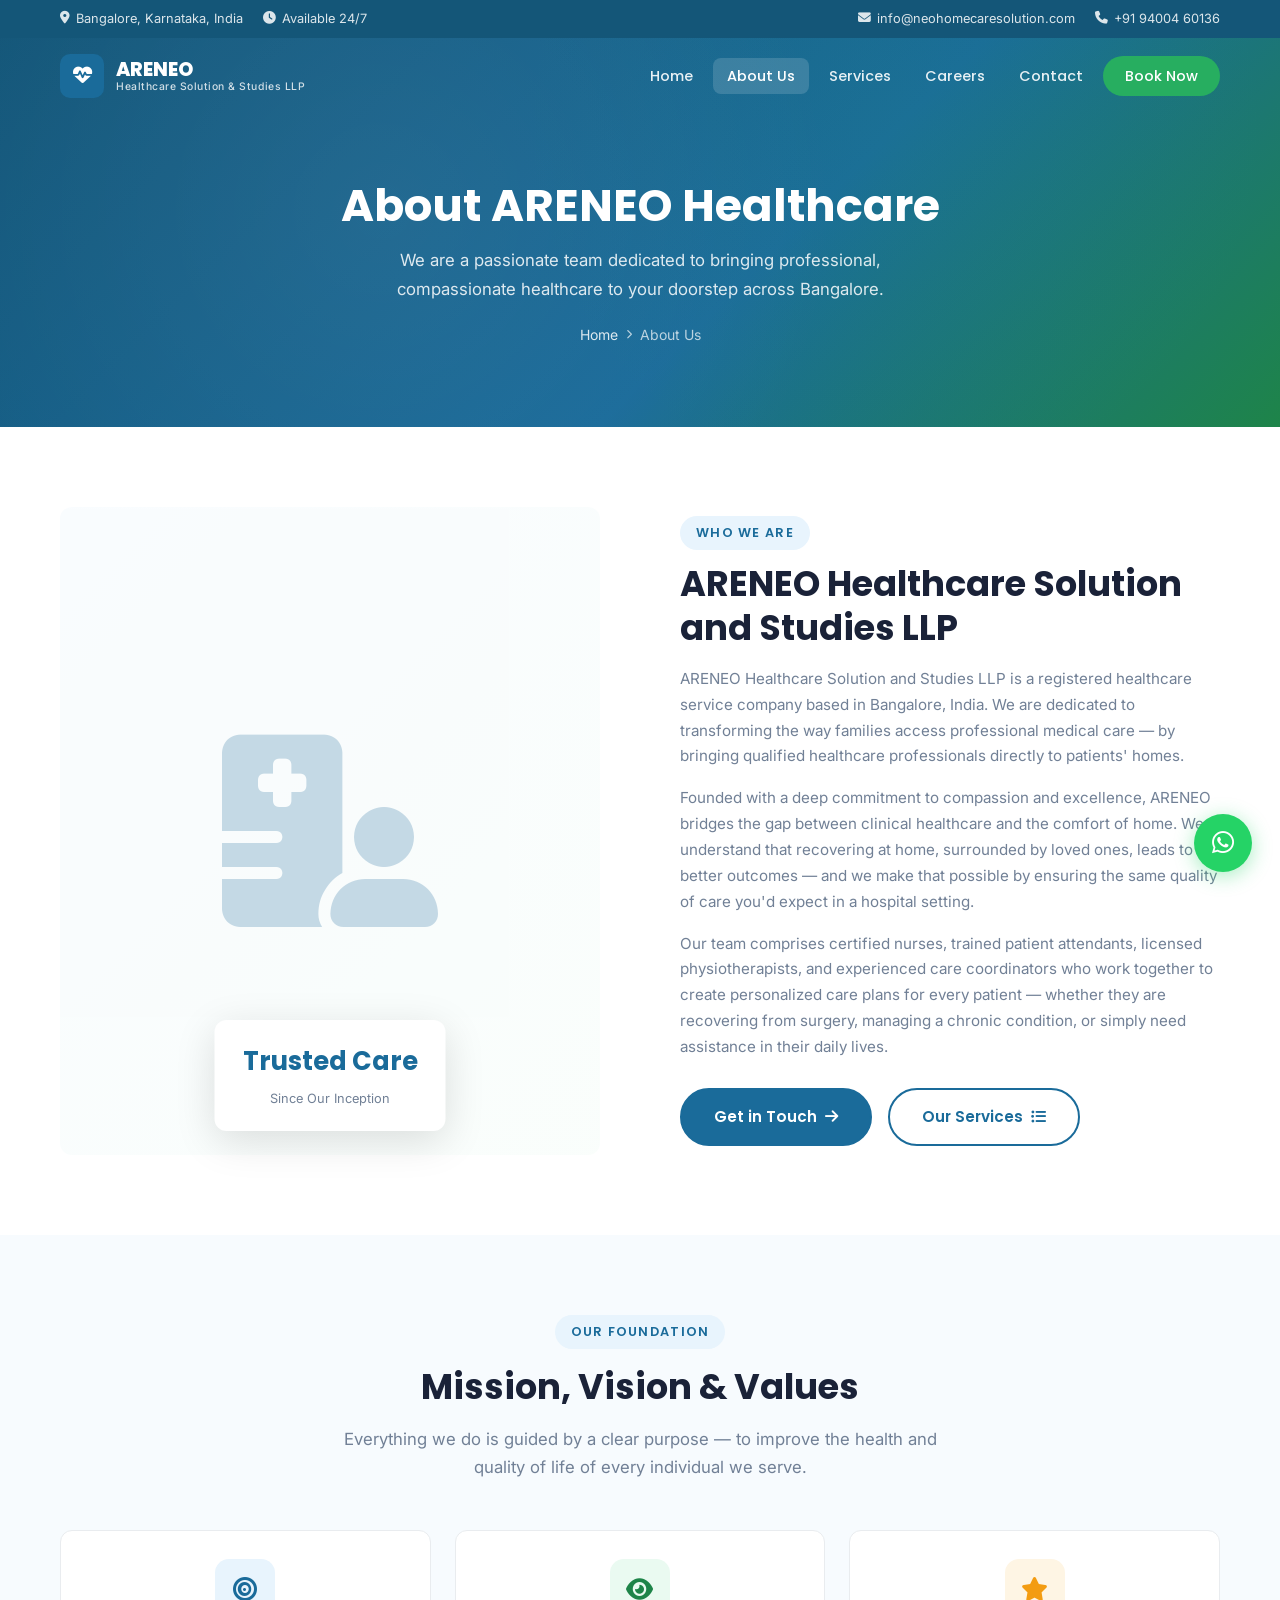
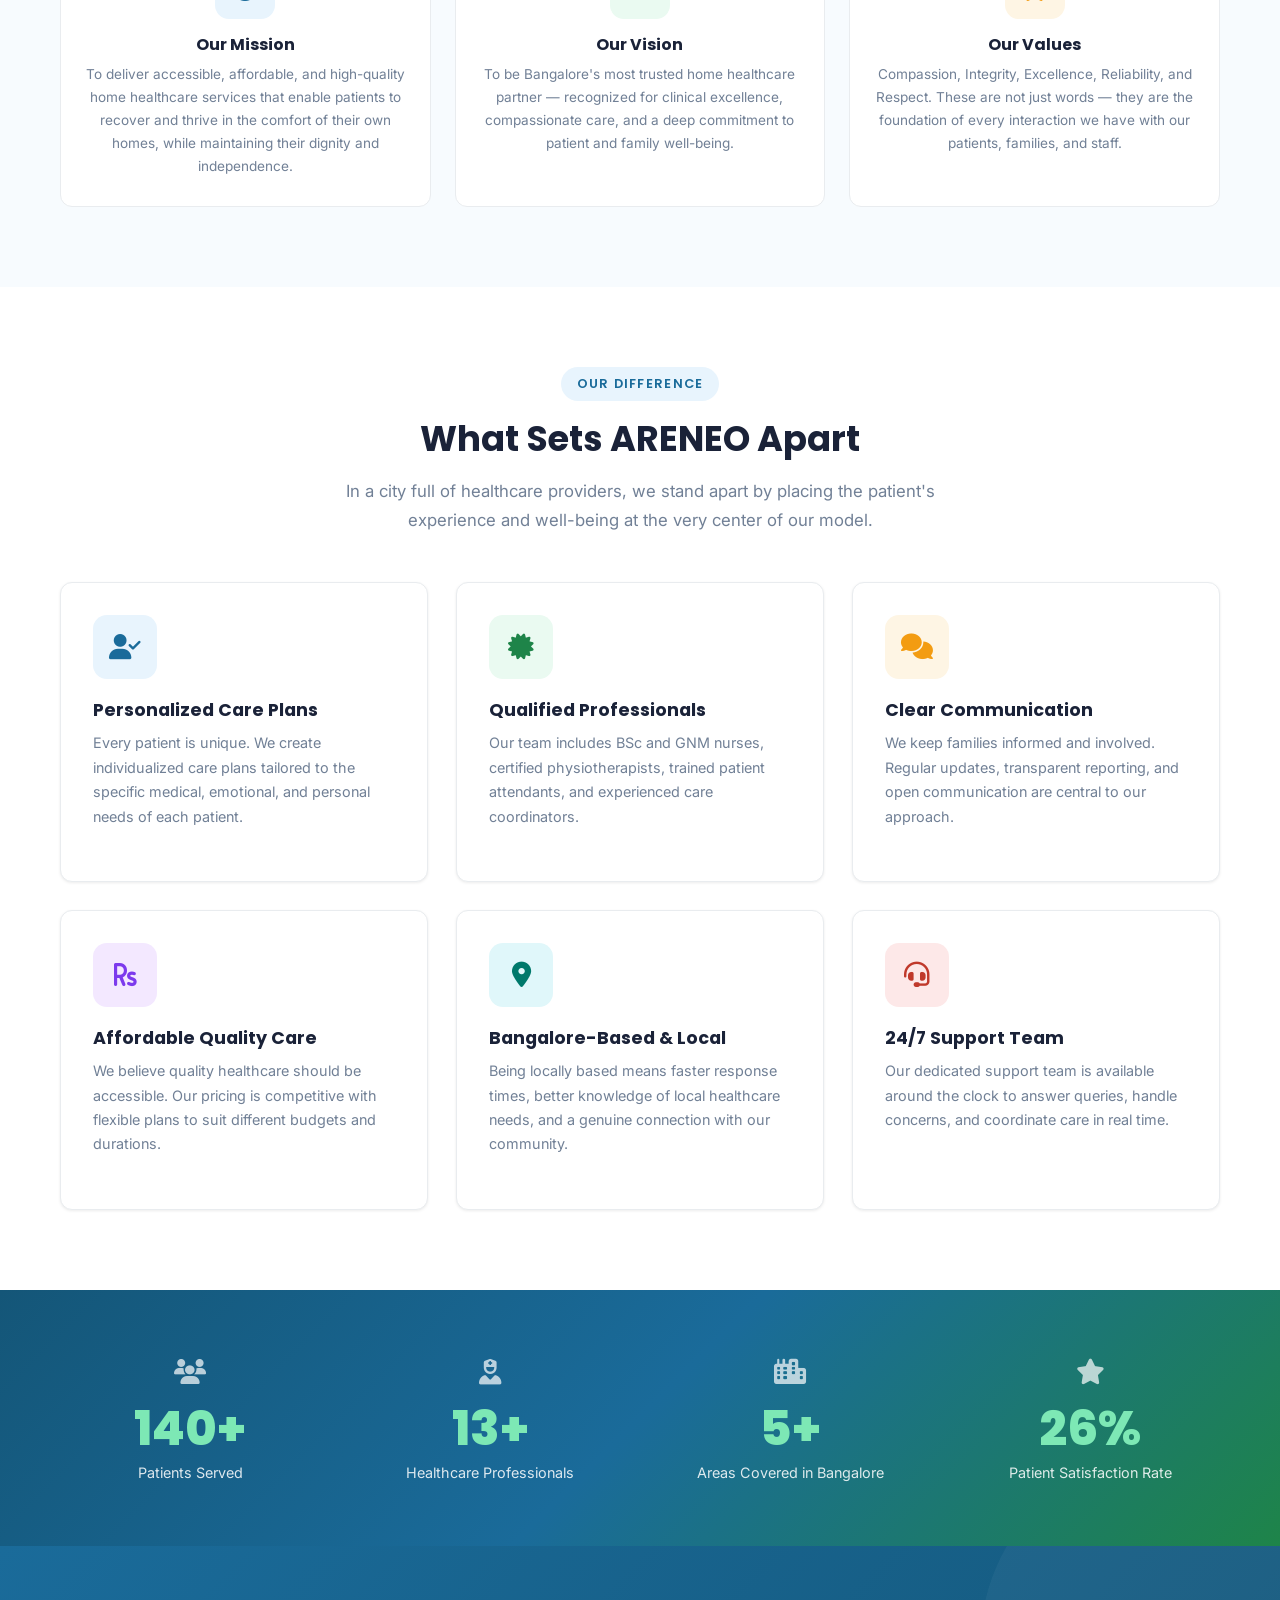
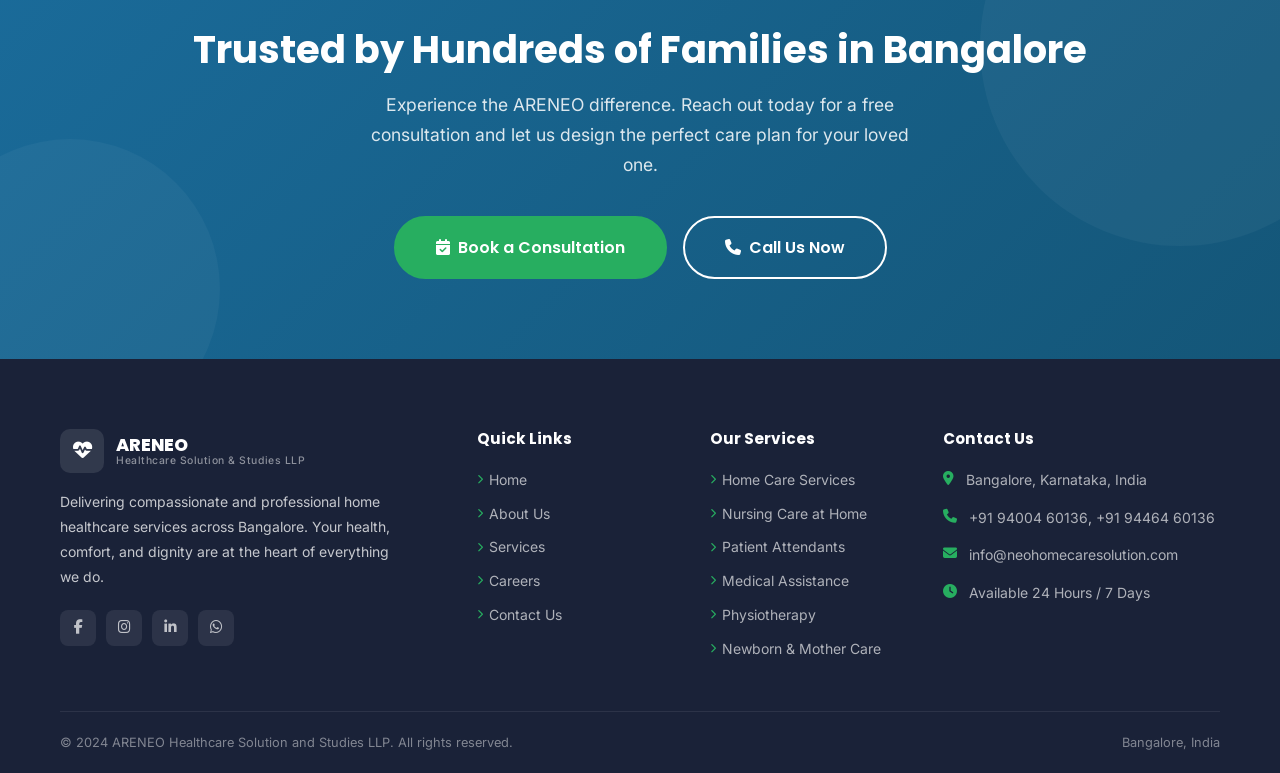
<file: about.html>
<!DOCTYPE html>
<html lang="en">
<head>
  <meta charset="UTF-8" />
  <meta name="viewport" content="width=device-width, initial-scale=1.0" />
  <title>About ARENEO Healthcare | Trusted Home Healthcare Company in Bangalore</title>
  <meta name="description" content="About ARENEO Healthcare Solution and Studies LLP — Bangalore's trusted home healthcare provider. Certified nurses, trained caregivers, and 24/7 support for families across Bangalore." />
  <meta name="keywords" content="about ARENEO healthcare, home healthcare company Bangalore, trusted healthcare provider Bangalore, certified nurses Bangalore, home nursing company Karnataka" />
  <meta name="robots" content="index, follow" />
  <meta name="author" content="ARENEO Healthcare Solution and Studies LLP" />
  <link rel="canonical" href="https://www.areneo.in/about.html" />
  <meta name="geo.region" content="IN-KA" />
  <meta name="geo.placename" content="Bangalore, Karnataka, India" />
  <meta name="geo.position" content="12.9716;77.5946" />
  <meta name="ICBM" content="12.9716, 77.5946" />

  <link rel="preconnect" href="https://fonts.googleapis.com" />
  <link rel="preconnect" href="https://fonts.gstatic.com" crossorigin />
  <link href="https://fonts.googleapis.com/css2?family=Inter:wght@400;500;600&family=Poppins:wght@500;600;700;800&display=swap" rel="stylesheet" />
  <link rel="stylesheet" href="https://cdnjs.cloudflare.com/ajax/libs/font-awesome/6.5.0/css/all.min.css" crossorigin="anonymous" />
  <link rel="stylesheet" href="css/style.css" />
  <script type="application/ld+json">
  {"@context":"https://schema.org","@type":"BreadcrumbList","itemListElement":[{"@type":"ListItem","position":1,"name":"Home","item":"https://www.areneo.in/"},{"@type":"ListItem","position":2,"name":"About Us","item":"https://www.areneo.in/about.html"}]}
  </script>
  <script type="application/ld+json">
  {"@context":"https://schema.org","@type":"Organization","@id":"https://www.areneo.in/#organization","name":"ARENEO Healthcare Solution and Studies LLP","url":"https://www.areneo.in","telephone":["+919400460136","+919446460136"],"email":"info@neohomecaresolution.com","address":{"@type":"PostalAddress","addressLocality":"Bangalore","addressRegion":"Karnataka","addressCountry":"IN"},"description":"Trusted home healthcare company in Bangalore providing certified nursing care, patient attendants, physiotherapy, and medical assistance."}
  </script>
</head>
<body>

  <!-- Top Bar -->
  <div class="top-bar">
    <div class="container">
      <div class="top-bar-left">
        <span class="top-bar-item"><i class="fas fa-map-marker-alt"></i> Bangalore, Karnataka, India</span>
        <span class="top-bar-item"><i class="fas fa-clock"></i> Available 24/7</span>
      </div>
      <div class="top-bar-right">
        <a class="top-bar-item" href="mailto:info@neohomecaresolution.com"><i class="fas fa-envelope"></i> info@neohomecaresolution.com</a>
        <a class="top-bar-item" href="tel:+919400460136"><i class="fas fa-phone"></i> +91 94004 60136</a>
      </div>
    </div>
  </div>

  <!-- Navbar -->
  <nav class="navbar" role="navigation" aria-label="Main navigation">
    <div class="container">
      <a href="index.html" class="navbar-brand" aria-label="ARENEO Healthcare Home">
        <div class="brand-icon"><i class="fas fa-heartbeat"></i></div>
        <div class="brand-text">
          <span class="brand-name">ARENEO</span>
          <span class="brand-sub">Healthcare Solution &amp; Studies LLP</span>
        </div>
      </a>
      <ul class="nav-links" role="list">
        <li><a href="index.html">Home</a></li>
        <li><a href="about.html" class="active">About Us</a></li>
        <li><a href="services.html">Services</a></li>
        <li><a href="careers.html">Careers</a></li>
        <li><a href="contact.html">Contact</a></li>
        <li><a href="contact.html" class="nav-cta">Book Now</a></li>
      </ul>
      <button class="nav-toggle" aria-label="Toggle navigation">
        <span></span><span></span><span></span>
      </button>
    </div>
  </nav>

  <!-- Page Hero -->
  <section class="page-hero">
    <div class="container">
      <h1>About ARENEO Healthcare</h1>
      <p>We are a passionate team dedicated to bringing professional, compassionate healthcare to your doorstep across Bangalore.</p>
      <nav class="breadcrumb" aria-label="Breadcrumb">
        <a href="index.html">Home</a>
        <i class="fas fa-chevron-right"></i>
        <span>About Us</span>
      </nav>
    </div>
  </section>

  <!-- About Intro -->
  <section class="about-intro" aria-label="About ARENEO">
    <div class="container">
      <div class="about-visual fade-in-left" aria-hidden="true">
        <div class="about-img-main">
          <i class="fas fa-hospital-user"></i>
        </div>
        <div class="about-img-overlay">
          <strong>Trusted Care</strong>
          <span>Since Our Inception</span>
        </div>
      </div>
      <div class="about-text fade-in-right">
        <span class="section-tag">Who We Are</span>
        <h2 class="section-heading">ARENEO Healthcare Solution and Studies LLP</h2>
        <p>ARENEO Healthcare Solution and Studies LLP is a registered healthcare service company based in Bangalore, India. We are dedicated to transforming the way families access professional medical care — by bringing qualified healthcare professionals directly to patients' homes.</p>
        <p>Founded with a deep commitment to compassion and excellence, ARENEO bridges the gap between clinical healthcare and the comfort of home. We understand that recovering at home, surrounded by loved ones, leads to better outcomes — and we make that possible by ensuring the same quality of care you'd expect in a hospital setting.</p>
        <p>Our team comprises certified nurses, trained patient attendants, licensed physiotherapists, and experienced care coordinators who work together to create personalized care plans for every patient — whether they are recovering from surgery, managing a chronic condition, or simply need assistance in their daily lives.</p>
        <div style="margin-top: 28px; display: flex; gap: 16px; flex-wrap: wrap;">
          <a href="contact.html" class="btn btn-primary">Get in Touch <i class="fas fa-arrow-right"></i></a>
          <a href="services.html" class="btn btn-outline-primary">Our Services <i class="fas fa-list-ul"></i></a>
        </div>
      </div>
    </div>
  </section>

  <!-- Mission Vision Values -->
  <section style="background: var(--light); padding: 80px 0;" aria-label="Mission, Vision, and Values">
    <div class="container">
      <div class="text-center fade-in">
        <span class="section-tag">Our Foundation</span>
        <h2 class="section-heading">Mission, Vision &amp; Values</h2>
        <p class="section-subheading">Everything we do is guided by a clear purpose — to improve the health and quality of life of every individual we serve.</p>
      </div>
      <div class="about-values-grid" style="margin-top: 48px;">
        <div class="value-card fade-in">
          <div class="value-icon blue"><i class="fas fa-bullseye"></i></div>
          <h3>Our Mission</h3>
          <p>To deliver accessible, affordable, and high-quality home healthcare services that enable patients to recover and thrive in the comfort of their own homes, while maintaining their dignity and independence.</p>
        </div>
        <div class="value-card fade-in">
          <div class="value-icon green"><i class="fas fa-eye"></i></div>
          <h3>Our Vision</h3>
          <p>To be Bangalore's most trusted home healthcare partner — recognized for clinical excellence, compassionate care, and a deep commitment to patient and family well-being.</p>
        </div>
        <div class="value-card fade-in">
          <div class="value-icon orange"><i class="fas fa-star"></i></div>
          <h3>Our Values</h3>
          <p>Compassion, Integrity, Excellence, Reliability, and Respect. These are not just words — they are the foundation of every interaction we have with our patients, families, and staff.</p>
        </div>
      </div>
    </div>
  </section>

  <!-- What Sets Us Apart -->
  <section style="background: var(--white); padding: 80px 0;" aria-label="What Sets Us Apart">
    <div class="container">
      <div class="text-center fade-in">
        <span class="section-tag">Our Difference</span>
        <h2 class="section-heading">What Sets ARENEO Apart</h2>
        <p class="section-subheading">In a city full of healthcare providers, we stand apart by placing the patient's experience and well-being at the very center of our model.</p>
      </div>
      <div class="services-grid" style="margin-top: 48px;">
        <div class="service-card fade-in">
          <div class="service-icon blue"><i class="fas fa-user-check"></i></div>
          <h3>Personalized Care Plans</h3>
          <p>Every patient is unique. We create individualized care plans tailored to the specific medical, emotional, and personal needs of each patient.</p>
        </div>
        <div class="service-card fade-in">
          <div class="service-icon green"><i class="fas fa-certificate"></i></div>
          <h3>Qualified Professionals</h3>
          <p>Our team includes BSc and GNM nurses, certified physiotherapists, trained patient attendants, and experienced care coordinators.</p>
        </div>
        <div class="service-card fade-in">
          <div class="service-icon orange"><i class="fas fa-comments"></i></div>
          <h3>Clear Communication</h3>
          <p>We keep families informed and involved. Regular updates, transparent reporting, and open communication are central to our approach.</p>
        </div>
        <div class="service-card fade-in">
          <div class="service-icon purple"><i class="fas fa-rupee-sign"></i></div>
          <h3>Affordable Quality Care</h3>
          <p>We believe quality healthcare should be accessible. Our pricing is competitive with flexible plans to suit different budgets and durations.</p>
        </div>
        <div class="service-card fade-in">
          <div class="service-icon teal"><i class="fas fa-map-marker-alt"></i></div>
          <h3>Bangalore-Based &amp; Local</h3>
          <p>Being locally based means faster response times, better knowledge of local healthcare needs, and a genuine connection with our community.</p>
        </div>
        <div class="service-card fade-in">
          <div class="service-icon red"><i class="fas fa-headset"></i></div>
          <h3>24/7 Support Team</h3>
          <p>Our dedicated support team is available around the clock to answer queries, handle concerns, and coordinate care in real time.</p>
        </div>
      </div>
    </div>
  </section>

  <!-- Stats -->
  <section class="stats-banner" aria-label="Company Statistics">
    <div class="container">
      <div class="stats-grid">
        <div class="stat-item fade-in">
          <div class="stat-icon"><i class="fas fa-users"></i></div>
          <div class="stat-number"><span class="counter" data-target="500" data-suffix="+">500+</span></div>
          <div class="stat-label">Patients Served</div>
        </div>
        <div class="stat-item fade-in">
          <div class="stat-icon"><i class="fas fa-user-nurse"></i></div>
          <div class="stat-number"><span class="counter" data-target="50" data-suffix="+">50+</span></div>
          <div class="stat-label">Healthcare Professionals</div>
        </div>
        <div class="stat-item fade-in">
          <div class="stat-icon"><i class="fas fa-city"></i></div>
          <div class="stat-number"><span class="counter" data-target="20" data-suffix="+">20+</span></div>
          <div class="stat-label">Areas Covered in Bangalore</div>
        </div>
        <div class="stat-item fade-in">
          <div class="stat-icon"><i class="fas fa-star"></i></div>
          <div class="stat-number"><span class="counter" data-target="98" data-suffix="%">98%</span></div>
          <div class="stat-label">Patient Satisfaction Rate</div>
        </div>
      </div>
    </div>
  </section>

  <!-- CTA -->
  <section class="cta-section" aria-label="Get Started">
    <div class="container">
      <div class="cta-content fade-in">
        <h2>Trusted by Hundreds of Families in Bangalore</h2>
        <p>Experience the ARENEO difference. Reach out today for a free consultation and let us design the perfect care plan for your loved one.</p>
        <div class="cta-actions">
          <a href="contact.html" class="btn btn-secondary btn-lg"><i class="fas fa-calendar-check"></i> Book a Consultation</a>
          <a href="tel:+919400460136" class="btn btn-outline btn-lg"><i class="fas fa-phone"></i> Call Us Now</a>
        </div>
      </div>
    </div>
  </section>

  <!-- Footer -->
  <footer class="footer" role="contentinfo">
    <div class="container">
      <div class="footer-grid">
        <div class="footer-brand">
          <div class="footer-logo">
            <div class="brand-icon"><i class="fas fa-heartbeat"></i></div>
            <div class="brand-text">
              <span class="brand-name">ARENEO</span>
              <span class="brand-sub">Healthcare Solution &amp; Studies LLP</span>
            </div>
          </div>
          <p>Delivering compassionate and professional home healthcare services across Bangalore. Your health, comfort, and dignity are at the heart of everything we do.</p>
          <div class="footer-social">
            <a href="#" aria-label="Facebook"><i class="fab fa-facebook-f"></i></a>
            <a href="#" aria-label="Instagram"><i class="fab fa-instagram"></i></a>
            <a href="#" aria-label="LinkedIn"><i class="fab fa-linkedin-in"></i></a>
            <a href="https://wa.me/919400460136" aria-label="WhatsApp"><i class="fab fa-whatsapp"></i></a>
          </div>
        </div>
        <div>
          <h4 class="footer-heading">Quick Links</h4>
          <ul class="footer-links">
            <li><a href="index.html"><i class="fas fa-chevron-right"></i> Home</a></li>
            <li><a href="about.html"><i class="fas fa-chevron-right"></i> About Us</a></li>
            <li><a href="services.html"><i class="fas fa-chevron-right"></i> Services</a></li>
            <li><a href="careers.html"><i class="fas fa-chevron-right"></i> Careers</a></li>
            <li><a href="contact.html"><i class="fas fa-chevron-right"></i> Contact Us</a></li>
          </ul>
        </div>
        <div>
          <h4 class="footer-heading">Our Services</h4>
          <ul class="footer-links">
            <li><a href="services.html#home-care"><i class="fas fa-chevron-right"></i> Home Care Services</a></li>
            <li><a href="services.html#nursing-care"><i class="fas fa-chevron-right"></i> Nursing Care at Home</a></li>
            <li><a href="services.html#patient-care"><i class="fas fa-chevron-right"></i> Patient Attendants</a></li>
            <li><a href="services.html#medical-assistance"><i class="fas fa-chevron-right"></i> Medical Assistance</a></li>
            <li><a href="services.html#physiotherapy"><i class="fas fa-chevron-right"></i> Physiotherapy</a></li>
            <li><a href="services.html#newborn-care"><i class="fas fa-chevron-right"></i> Newborn &amp; Mother Care</a></li>
          </ul>
        </div>
        <div>
          <h4 class="footer-heading">Contact Us</h4>
          <div class="footer-contact-items">
            <div class="footer-contact-item"><i class="fas fa-map-marker-alt"></i><span>Bangalore, Karnataka, India</span></div>
            <div class="footer-contact-item"><i class="fas fa-phone"></i><div><a href="tel:+919400460136">+91 94004 60136</a>, <a href="tel:+919446460136">+91 94464 60136</a></div></div>
            <div class="footer-contact-item"><i class="fas fa-envelope"></i><a href="mailto:info@neohomecaresolution.com">info@neohomecaresolution.com</a></div>
            <div class="footer-contact-item"><i class="fas fa-clock"></i><span>Available 24 Hours / 7 Days</span></div>
          </div>
        </div>
      </div>
      <div class="footer-bottom">
        <span>&copy; 2024 ARENEO Healthcare Solution and Studies LLP. All rights reserved.</span>
        <span>Bangalore, India</span>
      </div>
    </div>
  </footer>

  <div class="whatsapp-btn">
    <div class="whatsapp-tooltip">Chat with us on WhatsApp</div>
    <a href="https://wa.me/919400460136?text=Hello%20ARENEO%20Healthcare%2C%20I%20need%20information%20about%20your%20services." target="_blank" rel="noopener noreferrer" aria-label="WhatsApp">
      <i class="fab fa-whatsapp"></i>
    </a>
  </div>
  <button class="scroll-top" aria-label="Scroll to top"><i class="fas fa-chevron-up"></i></button>
  <script src="js/main.js"></script>
</body>
</html>
</file>
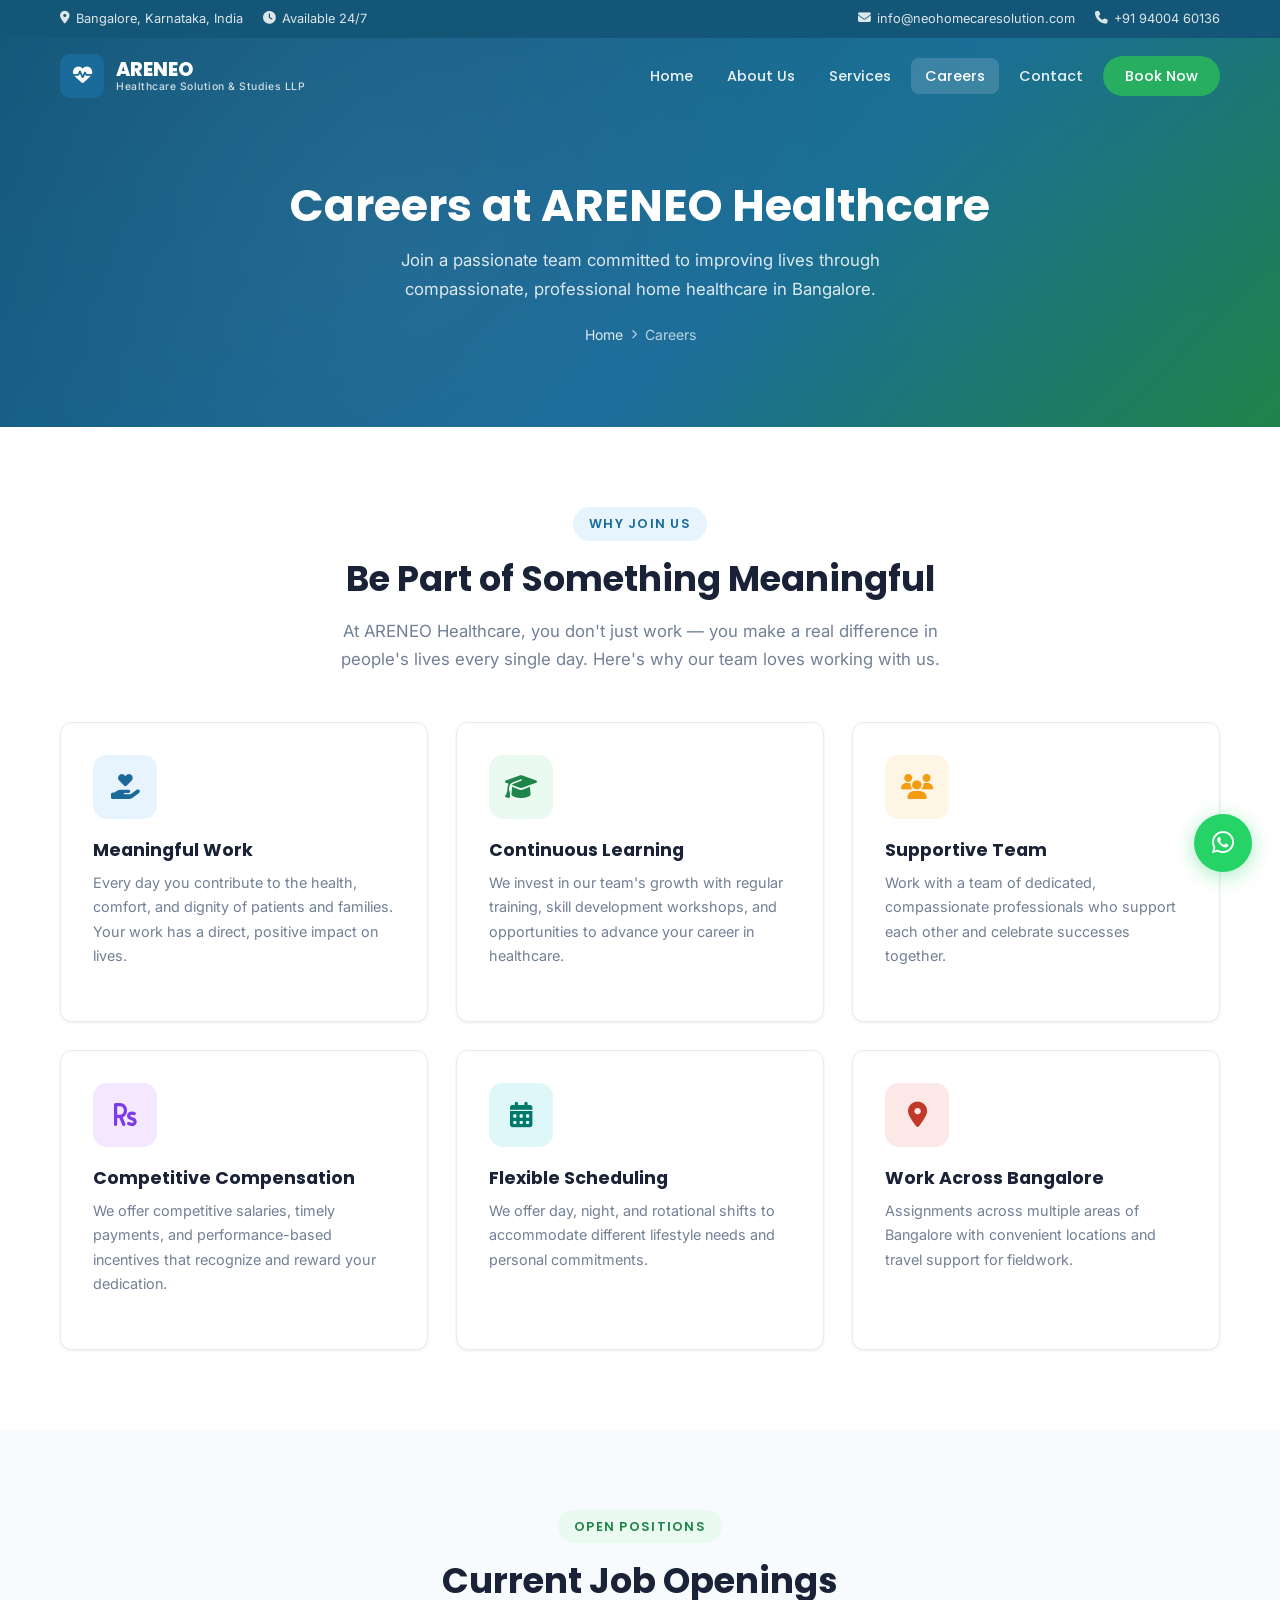
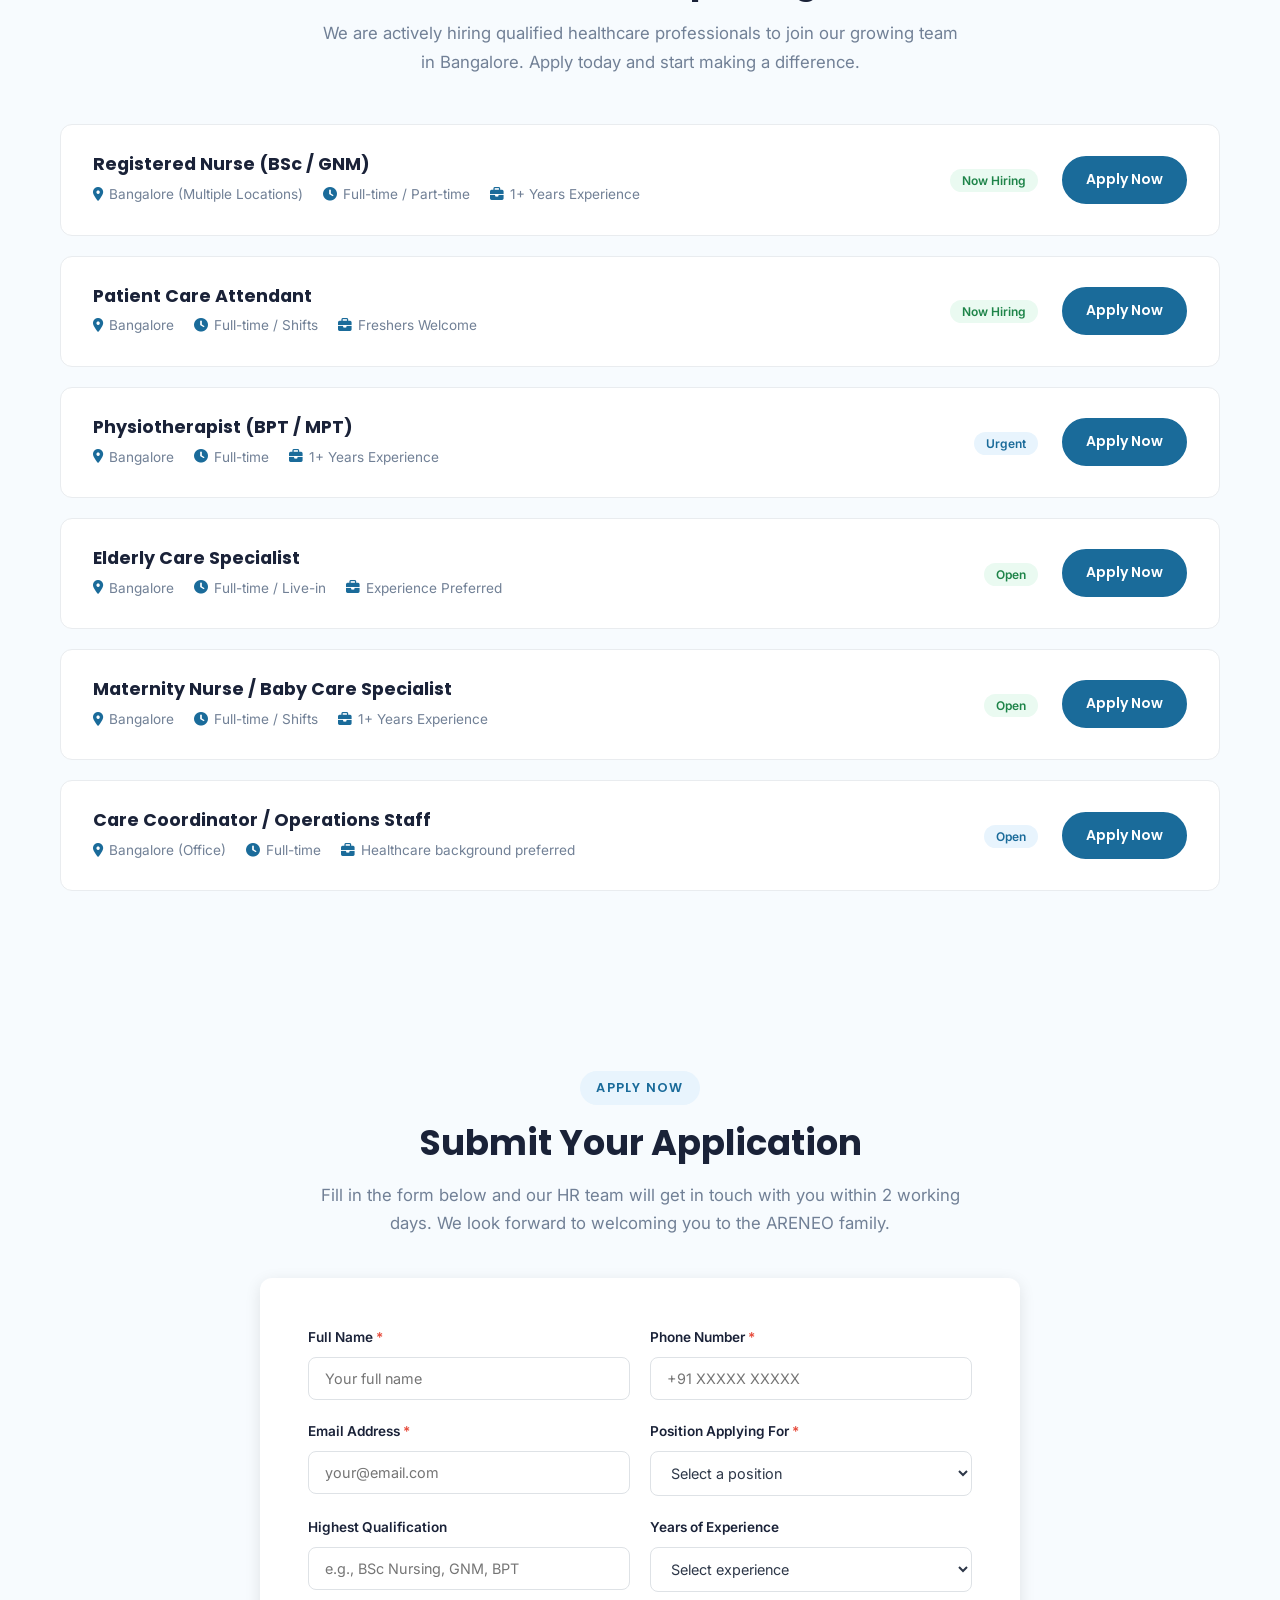
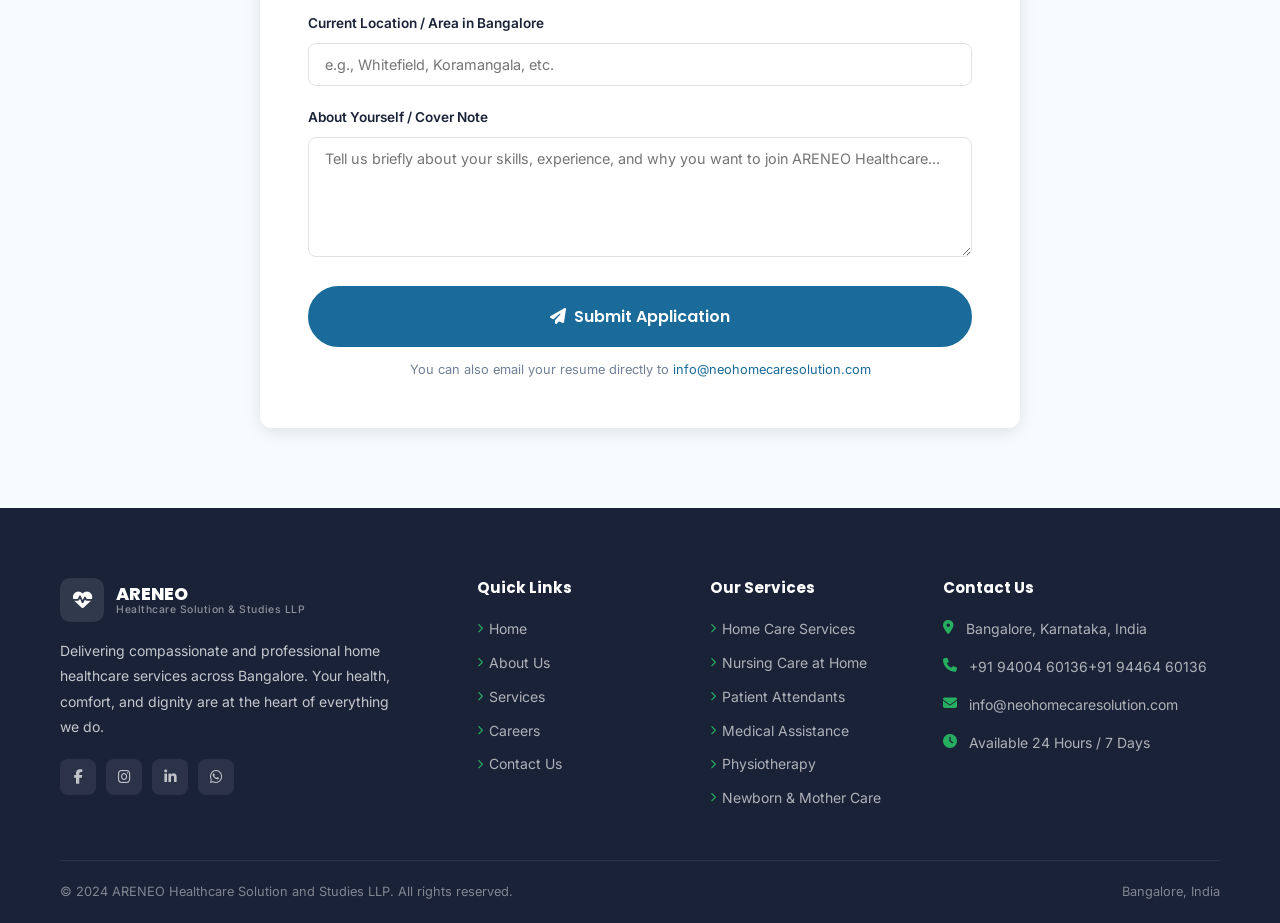
<file: careers.html>
<!DOCTYPE html>
<html lang="en">
<head>
  <meta charset="UTF-8" />
  <meta name="viewport" content="width=device-width, initial-scale=1.0" />
  <title>Healthcare Jobs in Bangalore | Nursing Jobs | ARENEO Healthcare Careers</title>
  <meta name="description" content="Healthcare jobs in Bangalore — ARENEO Healthcare is hiring nurses (BSc/GNM), patient attendants, physiotherapists & care coordinators. Apply now and grow your healthcare career." />
  <meta name="keywords" content="healthcare jobs Bangalore, nursing jobs Bangalore, GNM nurse job Bangalore, BSc nurse vacancy Bangalore, patient attendant jobs Bangalore, physiotherapist vacancy Bangalore, home healthcare career Bangalore" />
  <meta name="robots" content="index, follow" />
  <meta name="author" content="ARENEO Healthcare Solution and Studies LLP" />
  <link rel="canonical" href="https://www.areneo.in/careers.html" />
  <meta name="geo.region" content="IN-KA" />
  <meta name="geo.placename" content="Bangalore, Karnataka, India" />
  <meta name="geo.position" content="12.9716;77.5946" />
  <meta name="ICBM" content="12.9716, 77.5946" />

  <link rel="preconnect" href="https://fonts.googleapis.com" />
  <link rel="preconnect" href="https://fonts.gstatic.com" crossorigin />
  <link href="https://fonts.googleapis.com/css2?family=Inter:wght@400;500;600&family=Poppins:wght@500;600;700;800&display=swap" rel="stylesheet" />
  <link rel="stylesheet" href="https://cdnjs.cloudflare.com/ajax/libs/font-awesome/6.5.0/css/all.min.css" crossorigin="anonymous" />
  <link rel="stylesheet" href="css/style.css" />
  <script type="application/ld+json">
  {"@context":"https://schema.org","@type":"BreadcrumbList","itemListElement":[{"@type":"ListItem","position":1,"name":"Home","item":"https://www.areneo.in/"},{"@type":"ListItem","position":2,"name":"Careers","item":"https://www.areneo.in/careers.html"}]}
  </script>
  <script type="application/ld+json">
  {"@context":"https://schema.org","@type":"JobPosting","title":"Registered Nurse (BSc / GNM)","description":"ARENEO Healthcare is hiring certified nurses for home healthcare services in Bangalore. Roles include post-surgical care, IV therapy, wound dressing, and vital monitoring.","hiringOrganization":{"@type":"Organization","name":"ARENEO Healthcare Solution and Studies LLP","sameAs":"https://www.areneo.in"},"jobLocation":{"@type":"Place","address":{"@type":"PostalAddress","addressLocality":"Bangalore","addressRegion":"Karnataka","addressCountry":"IN"}},"employmentType":"FULL_TIME","datePosted":"2024-12-01","validThrough":"2025-12-01","applicationContact":{"@type":"ContactPoint","email":"info@neohomecaresolution.com","telephone":"+919400460136"}}
  </script>
</head>
<body>

  <!-- Top Bar -->
  <div class="top-bar">
    <div class="container">
      <div class="top-bar-left">
        <span class="top-bar-item"><i class="fas fa-map-marker-alt"></i> Bangalore, Karnataka, India</span>
        <span class="top-bar-item"><i class="fas fa-clock"></i> Available 24/7</span>
      </div>
      <div class="top-bar-right">
        <a class="top-bar-item" href="mailto:info@neohomecaresolution.com"><i class="fas fa-envelope"></i> info@neohomecaresolution.com</a>
        <a class="top-bar-item" href="tel:+919400460136"><i class="fas fa-phone"></i> +91 94004 60136</a>
      </div>
    </div>
  </div>

  <!-- Navbar -->
  <nav class="navbar" role="navigation" aria-label="Main navigation">
    <div class="container">
      <a href="index.html" class="navbar-brand">
        <div class="brand-icon"><i class="fas fa-heartbeat"></i></div>
        <div class="brand-text">
          <span class="brand-name">ARENEO</span>
          <span class="brand-sub">Healthcare Solution &amp; Studies LLP</span>
        </div>
      </a>
      <ul class="nav-links" role="list">
        <li><a href="index.html">Home</a></li>
        <li><a href="about.html">About Us</a></li>
        <li><a href="services.html">Services</a></li>
        <li><a href="careers.html" class="active">Careers</a></li>
        <li><a href="contact.html">Contact</a></li>
        <li><a href="contact.html" class="nav-cta">Book Now</a></li>
      </ul>
      <button class="nav-toggle" aria-label="Toggle navigation">
        <span></span><span></span><span></span>
      </button>
    </div>
  </nav>

  <!-- Page Hero -->
  <section class="page-hero">
    <div class="container">
      <h1>Careers at ARENEO Healthcare</h1>
      <p>Join a passionate team committed to improving lives through compassionate, professional home healthcare in Bangalore.</p>
      <nav class="breadcrumb" aria-label="Breadcrumb">
        <a href="index.html">Home</a>
        <i class="fas fa-chevron-right"></i>
        <span>Careers</span>
      </nav>
    </div>
  </section>

  <!-- Why Join Us -->
  <section style="background: var(--white); padding: 80px 0;" aria-label="Why Work With Us">
    <div class="container">
      <div class="text-center fade-in">
        <span class="section-tag">Why Join Us</span>
        <h2 class="section-heading">Be Part of Something Meaningful</h2>
        <p class="section-subheading">At ARENEO Healthcare, you don't just work — you make a real difference in people's lives every single day. Here's why our team loves working with us.</p>
      </div>
      <div class="services-grid" style="margin-top: 48px;">
        <div class="service-card fade-in">
          <div class="service-icon blue"><i class="fas fa-hand-holding-heart"></i></div>
          <h3>Meaningful Work</h3>
          <p>Every day you contribute to the health, comfort, and dignity of patients and families. Your work has a direct, positive impact on lives.</p>
        </div>
        <div class="service-card fade-in">
          <div class="service-icon green"><i class="fas fa-graduation-cap"></i></div>
          <h3>Continuous Learning</h3>
          <p>We invest in our team's growth with regular training, skill development workshops, and opportunities to advance your career in healthcare.</p>
        </div>
        <div class="service-card fade-in">
          <div class="service-icon orange"><i class="fas fa-users"></i></div>
          <h3>Supportive Team</h3>
          <p>Work with a team of dedicated, compassionate professionals who support each other and celebrate successes together.</p>
        </div>
        <div class="service-card fade-in">
          <div class="service-icon purple"><i class="fas fa-rupee-sign"></i></div>
          <h3>Competitive Compensation</h3>
          <p>We offer competitive salaries, timely payments, and performance-based incentives that recognize and reward your dedication.</p>
        </div>
        <div class="service-card fade-in">
          <div class="service-icon teal"><i class="fas fa-calendar-alt"></i></div>
          <h3>Flexible Scheduling</h3>
          <p>We offer day, night, and rotational shifts to accommodate different lifestyle needs and personal commitments.</p>
        </div>
        <div class="service-card fade-in">
          <div class="service-icon red"><i class="fas fa-map-marker-alt"></i></div>
          <h3>Work Across Bangalore</h3>
          <p>Assignments across multiple areas of Bangalore with convenient locations and travel support for fieldwork.</p>
        </div>
      </div>
    </div>
  </section>

  <!-- Job Listings -->
  <section style="background: var(--light); padding: 80px 0;" aria-label="Open Positions">
    <div class="container">
      <div class="text-center fade-in">
        <span class="section-tag green">Open Positions</span>
        <h2 class="section-heading">Current Job Openings</h2>
        <p class="section-subheading">We are actively hiring qualified healthcare professionals to join our growing team in Bangalore. Apply today and start making a difference.</p>
      </div>
      <div class="job-listings fade-in" style="margin-top: 48px;">

        <div class="job-card">
          <div class="job-info">
            <h3>Registered Nurse (BSc / GNM)</h3>
            <div class="job-meta">
              <span class="job-meta-item"><i class="fas fa-map-marker-alt"></i> Bangalore (Multiple Locations)</span>
              <span class="job-meta-item"><i class="fas fa-clock"></i> Full-time / Part-time</span>
              <span class="job-meta-item"><i class="fas fa-briefcase"></i> 1+ Years Experience</span>
            </div>
          </div>
          <div>
            <span class="job-badge green">Now Hiring</span>
          </div>
          <a href="#apply-now" class="btn btn-primary btn-sm">Apply Now</a>
        </div>

        <div class="job-card">
          <div class="job-info">
            <h3>Patient Care Attendant</h3>
            <div class="job-meta">
              <span class="job-meta-item"><i class="fas fa-map-marker-alt"></i> Bangalore</span>
              <span class="job-meta-item"><i class="fas fa-clock"></i> Full-time / Shifts</span>
              <span class="job-meta-item"><i class="fas fa-briefcase"></i> Freshers Welcome</span>
            </div>
          </div>
          <div>
            <span class="job-badge green">Now Hiring</span>
          </div>
          <a href="#apply-now" class="btn btn-primary btn-sm">Apply Now</a>
        </div>

        <div class="job-card">
          <div class="job-info">
            <h3>Physiotherapist (BPT / MPT)</h3>
            <div class="job-meta">
              <span class="job-meta-item"><i class="fas fa-map-marker-alt"></i> Bangalore</span>
              <span class="job-meta-item"><i class="fas fa-clock"></i> Full-time</span>
              <span class="job-meta-item"><i class="fas fa-briefcase"></i> 1+ Years Experience</span>
            </div>
          </div>
          <div>
            <span class="job-badge">Urgent</span>
          </div>
          <a href="#apply-now" class="btn btn-primary btn-sm">Apply Now</a>
        </div>

        <div class="job-card">
          <div class="job-info">
            <h3>Elderly Care Specialist</h3>
            <div class="job-meta">
              <span class="job-meta-item"><i class="fas fa-map-marker-alt"></i> Bangalore</span>
              <span class="job-meta-item"><i class="fas fa-clock"></i> Full-time / Live-in</span>
              <span class="job-meta-item"><i class="fas fa-briefcase"></i> Experience Preferred</span>
            </div>
          </div>
          <div>
            <span class="job-badge green">Open</span>
          </div>
          <a href="#apply-now" class="btn btn-primary btn-sm">Apply Now</a>
        </div>

        <div class="job-card">
          <div class="job-info">
            <h3>Maternity Nurse / Baby Care Specialist</h3>
            <div class="job-meta">
              <span class="job-meta-item"><i class="fas fa-map-marker-alt"></i> Bangalore</span>
              <span class="job-meta-item"><i class="fas fa-clock"></i> Full-time / Shifts</span>
              <span class="job-meta-item"><i class="fas fa-briefcase"></i> 1+ Years Experience</span>
            </div>
          </div>
          <div>
            <span class="job-badge green">Open</span>
          </div>
          <a href="#apply-now" class="btn btn-primary btn-sm">Apply Now</a>
        </div>

        <div class="job-card">
          <div class="job-info">
            <h3>Care Coordinator / Operations Staff</h3>
            <div class="job-meta">
              <span class="job-meta-item"><i class="fas fa-map-marker-alt"></i> Bangalore (Office)</span>
              <span class="job-meta-item"><i class="fas fa-clock"></i> Full-time</span>
              <span class="job-meta-item"><i class="fas fa-briefcase"></i> Healthcare background preferred</span>
            </div>
          </div>
          <div>
            <span class="job-badge">Open</span>
          </div>
          <a href="#apply-now" class="btn btn-primary btn-sm">Apply Now</a>
        </div>

      </div>
    </div>
  </section>

  <!-- Application Form -->
  <section class="careers-apply" id="apply-now" aria-label="Apply Now">
    <div class="container">
      <div class="text-center fade-in" style="margin-bottom: 40px;">
        <span class="section-tag">Apply Now</span>
        <h2 class="section-heading">Submit Your Application</h2>
        <p class="section-subheading">Fill in the form below and our HR team will get in touch with you within 2 working days. We look forward to welcoming you to the ARENEO family.</p>
      </div>
      <div class="apply-form-wrap fade-in">
        <div class="form-success career-form-success">
          <i class="fas fa-check-circle" style="font-size: 1.2rem; color: var(--secondary-dark);"></i>
          <div>
            <strong>Application Submitted Successfully!</strong><br />
            <span>Thank you for your interest. Our HR team will contact you within 2 working days.</span>
          </div>
        </div>
        <form id="careerForm" novalidate>
          <div class="form-row">
            <div class="form-group">
              <label for="fullName">Full Name <span>*</span></label>
              <input type="text" id="fullName" name="fullName" class="form-control" placeholder="Your full name" required />
            </div>
            <div class="form-group">
              <label for="phone">Phone Number <span>*</span></label>
              <input type="tel" id="phone" name="phone" class="form-control" placeholder="+91 XXXXX XXXXX" required />
            </div>
          </div>
          <div class="form-row">
            <div class="form-group">
              <label for="email">Email Address <span>*</span></label>
              <input type="email" id="email" name="email" class="form-control" placeholder="your@email.com" required />
            </div>
            <div class="form-group">
              <label for="position">Position Applying For <span>*</span></label>
              <select id="position" name="position" class="form-control" required>
                <option value="" disabled selected>Select a position</option>
                <option value="nurse">Registered Nurse (BSc / GNM)</option>
                <option value="attendant">Patient Care Attendant</option>
                <option value="physiotherapist">Physiotherapist (BPT / MPT)</option>
                <option value="elderly-care">Elderly Care Specialist</option>
                <option value="maternity-nurse">Maternity Nurse / Baby Care Specialist</option>
                <option value="coordinator">Care Coordinator / Operations Staff</option>
                <option value="other">Other</option>
              </select>
            </div>
          </div>
          <div class="form-row">
            <div class="form-group">
              <label for="qualification">Highest Qualification</label>
              <input type="text" id="qualification" name="qualification" class="form-control" placeholder="e.g., BSc Nursing, GNM, BPT" />
            </div>
            <div class="form-group">
              <label for="experience">Years of Experience</label>
              <select id="experience" name="experience" class="form-control">
                <option value="" disabled selected>Select experience</option>
                <option value="fresher">Fresher (0 years)</option>
                <option value="1-2">1–2 Years</option>
                <option value="3-5">3–5 Years</option>
                <option value="5+">5+ Years</option>
              </select>
            </div>
          </div>
          <div class="form-group">
            <label for="location">Current Location / Area in Bangalore</label>
            <input type="text" id="location" name="location" class="form-control" placeholder="e.g., Whitefield, Koramangala, etc." />
          </div>
          <div class="form-group">
            <label for="message">About Yourself / Cover Note</label>
            <textarea id="message" name="message" class="form-control" placeholder="Tell us briefly about your skills, experience, and why you want to join ARENEO Healthcare..."></textarea>
          </div>
          <button type="submit" class="btn btn-primary btn-lg form-submit-btn" style="width: 100%; justify-content: center;">
            <i class="fas fa-paper-plane"></i> Submit Application
          </button>
          <p style="font-size: .8rem; color: var(--text-light); text-align: center; margin-top: 12px;">
            You can also email your resume directly to <a href="mailto:info@neohomecaresolution.com">info@neohomecaresolution.com</a>
          </p>
        </form>
      </div>
    </div>
  </section>

  <!-- Footer -->
  <footer class="footer" role="contentinfo">
    <div class="container">
      <div class="footer-grid">
        <div class="footer-brand">
          <div class="footer-logo">
            <div class="brand-icon"><i class="fas fa-heartbeat"></i></div>
            <div class="brand-text">
              <span class="brand-name">ARENEO</span>
              <span class="brand-sub">Healthcare Solution &amp; Studies LLP</span>
            </div>
          </div>
          <p>Delivering compassionate and professional home healthcare services across Bangalore. Your health, comfort, and dignity are at the heart of everything we do.</p>
          <div class="footer-social">
            <a href="#" aria-label="Facebook"><i class="fab fa-facebook-f"></i></a>
            <a href="#" aria-label="Instagram"><i class="fab fa-instagram"></i></a>
            <a href="#" aria-label="LinkedIn"><i class="fab fa-linkedin-in"></i></a>
            <a href="https://wa.me/919400460136" aria-label="WhatsApp"><i class="fab fa-whatsapp"></i></a>
          </div>
        </div>
        <div>
          <h4 class="footer-heading">Quick Links</h4>
          <ul class="footer-links">
            <li><a href="index.html"><i class="fas fa-chevron-right"></i> Home</a></li>
            <li><a href="about.html"><i class="fas fa-chevron-right"></i> About Us</a></li>
            <li><a href="services.html"><i class="fas fa-chevron-right"></i> Services</a></li>
            <li><a href="careers.html"><i class="fas fa-chevron-right"></i> Careers</a></li>
            <li><a href="contact.html"><i class="fas fa-chevron-right"></i> Contact Us</a></li>
          </ul>
        </div>
        <div>
          <h4 class="footer-heading">Our Services</h4>
          <ul class="footer-links">
            <li><a href="services.html#home-care"><i class="fas fa-chevron-right"></i> Home Care Services</a></li>
            <li><a href="services.html#nursing-care"><i class="fas fa-chevron-right"></i> Nursing Care at Home</a></li>
            <li><a href="services.html#patient-care"><i class="fas fa-chevron-right"></i> Patient Attendants</a></li>
            <li><a href="services.html#medical-assistance"><i class="fas fa-chevron-right"></i> Medical Assistance</a></li>
            <li><a href="services.html#physiotherapy"><i class="fas fa-chevron-right"></i> Physiotherapy</a></li>
            <li><a href="services.html#newborn-care"><i class="fas fa-chevron-right"></i> Newborn &amp; Mother Care</a></li>
          </ul>
        </div>
        <div>
          <h4 class="footer-heading">Contact Us</h4>
          <div class="footer-contact-items">
            <div class="footer-contact-item"><i class="fas fa-map-marker-alt"></i><span>Bangalore, Karnataka, India</span></div>
            <div class="footer-contact-item"><i class="fas fa-phone"></i><div><a href="tel:+919400460136">+91 94004 60136</a><a href="tel:+919446460136">+91 94464 60136</a></div></div>
            <div class="footer-contact-item"><i class="fas fa-envelope"></i><a href="mailto:info@neohomecaresolution.com">info@neohomecaresolution.com</a></div>
            <div class="footer-contact-item"><i class="fas fa-clock"></i><span>Available 24 Hours / 7 Days</span></div>
          </div>
        </div>
      </div>
      <div class="footer-bottom">
        <span>&copy; 2024 ARENEO Healthcare Solution and Studies LLP. All rights reserved.</span>
        <span>Bangalore, India</span>
      </div>
    </div>
  </footer>

  <div class="whatsapp-btn">
    <div class="whatsapp-tooltip">Chat with us on WhatsApp</div>
    <a href="https://wa.me/919400460136?text=Hello%20ARENEO%20Healthcare%2C%20I%20am%20interested%20in%20a%20job%20opportunity." target="_blank" rel="noopener noreferrer" aria-label="WhatsApp">
      <i class="fab fa-whatsapp"></i>
    </a>
  </div>
  <button class="scroll-top" aria-label="Scroll to top"><i class="fas fa-chevron-up"></i></button>
  <script src="js/main.js"></script>
</body>
</html>
</file>
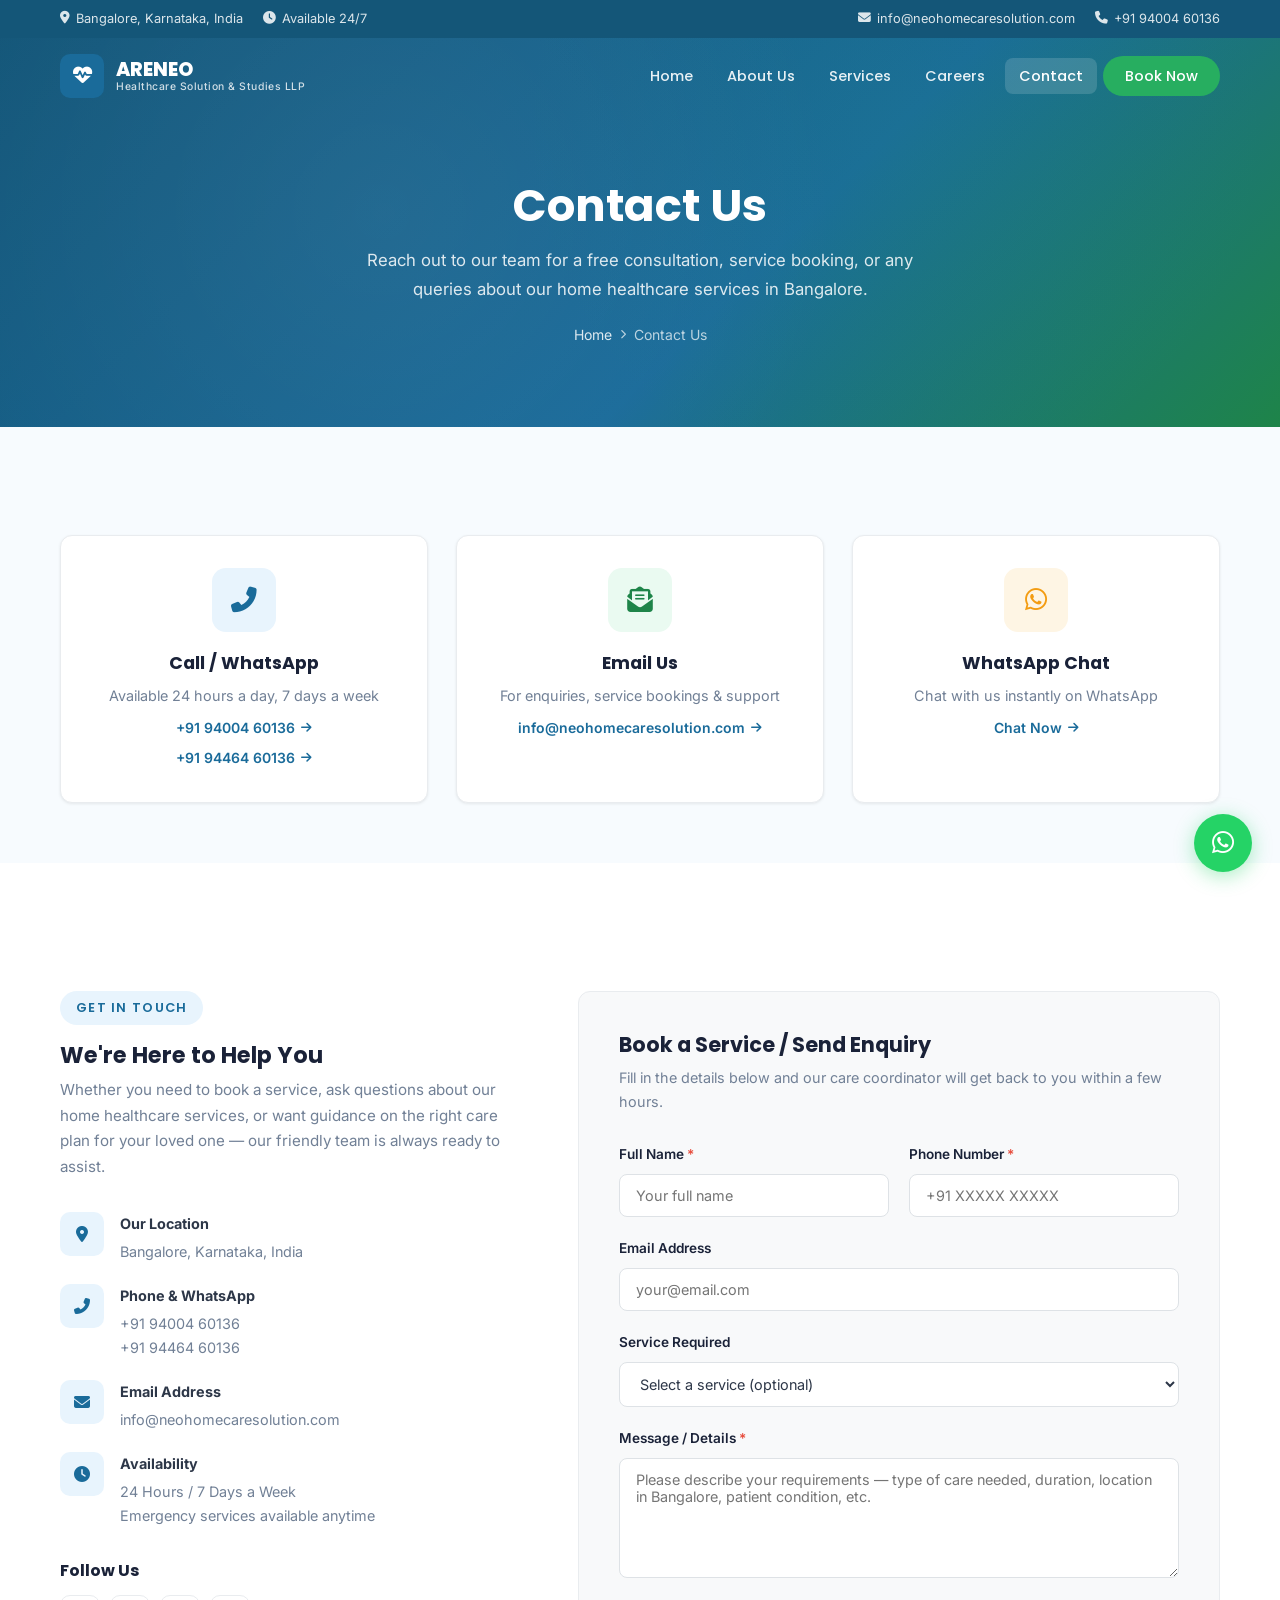
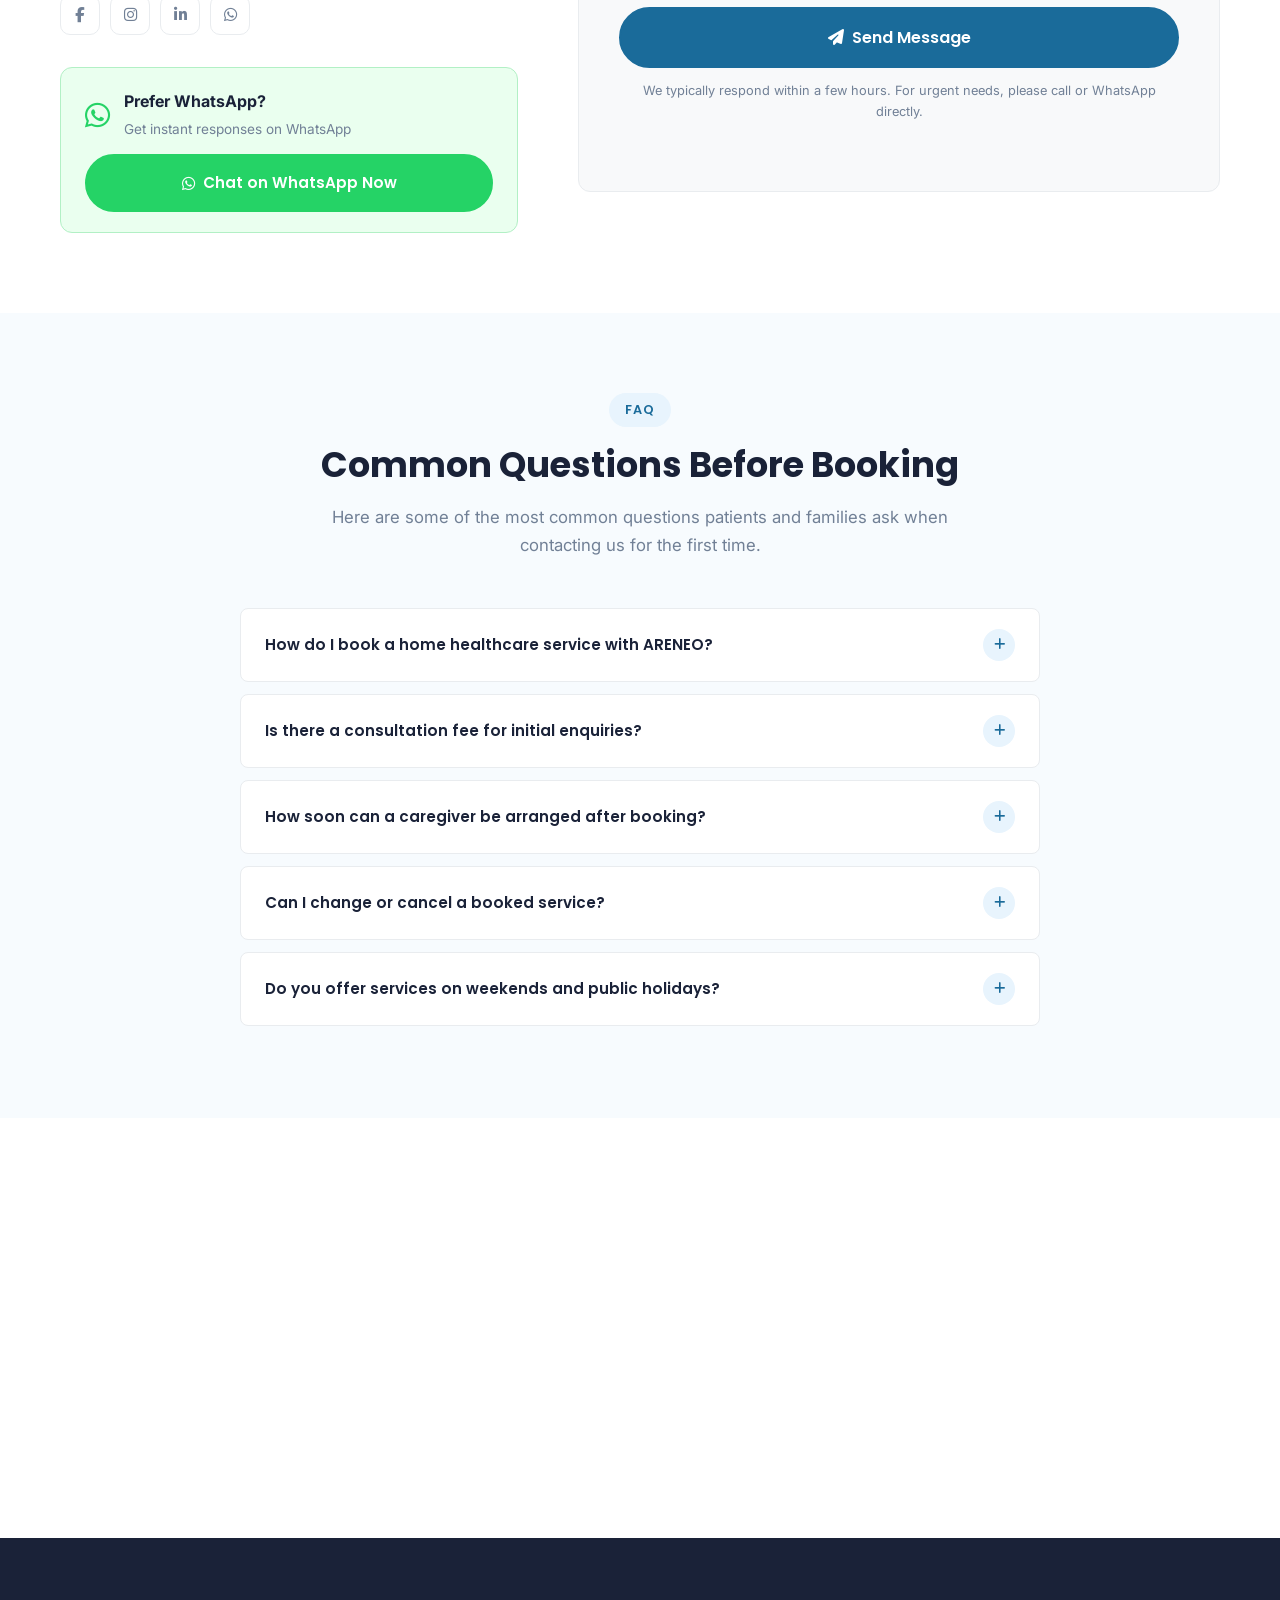
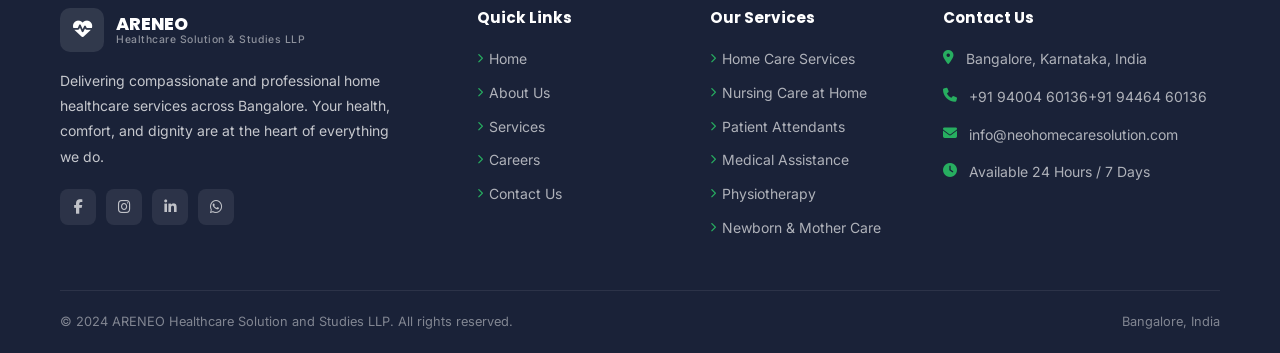
<file: contact.html>
<!DOCTYPE html>
<html lang="en">
<head>
  <meta charset="UTF-8" />
  <meta name="viewport" content="width=device-width, initial-scale=1.0" />
  <title>Book Home Nurse in Bangalore | Contact ARENEO Healthcare | +91 9400460136</title>
  <meta name="description" content="Book home nurse in Bangalore — contact ARENEO Healthcare at +91 9400460136 or WhatsApp. Free consultation for nursing care, patient attendants, physiotherapy & medical assistance. Available 24/7." />
  <meta name="keywords" content="book home nurse Bangalore, contact home healthcare Bangalore, nursing care enquiry Bangalore, home patient attendant booking, physiotherapy booking Bangalore, healthcare consultation Bangalore, 24 hour nurse booking Bangalore" />
  <meta name="robots" content="index, follow" />
  <meta name="author" content="ARENEO Healthcare Solution and Studies LLP" />
  <link rel="canonical" href="https://www.areneo.in/contact.html" />
  <meta name="geo.region" content="IN-KA" />
  <meta name="geo.placename" content="Bangalore, Karnataka, India" />
  <meta name="geo.position" content="12.9716;77.5946" />
  <meta name="ICBM" content="12.9716, 77.5946" />

  <link rel="preconnect" href="https://fonts.googleapis.com" />
  <link rel="preconnect" href="https://fonts.gstatic.com" crossorigin />
  <link href="https://fonts.googleapis.com/css2?family=Inter:wght@400;500;600&family=Poppins:wght@500;600;700;800&display=swap" rel="stylesheet" />
  <link rel="stylesheet" href="https://cdnjs.cloudflare.com/ajax/libs/font-awesome/6.5.0/css/all.min.css" crossorigin="anonymous" />
  <link rel="stylesheet" href="css/style.css" />
  <script type="application/ld+json">
  {"@context":"https://schema.org","@type":"BreadcrumbList","itemListElement":[{"@type":"ListItem","position":1,"name":"Home","item":"https://www.areneo.in/"},{"@type":"ListItem","position":2,"name":"Contact Us","item":"https://www.areneo.in/contact.html"}]}
  </script>
  <script type="application/ld+json">
  {"@context":"https://schema.org","@type":"FAQPage","mainEntity":[{"@type":"Question","name":"How do I book a home healthcare service with ARENEO in Bangalore?","acceptedAnswer":{"@type":"Answer","text":"Call or WhatsApp +91 9400460136, fill our online contact form, or email info@neohomecaresolution.com. Our care coordinator will respond promptly to arrange the right home healthcare service for you in Bangalore."}},{"@type":"Question","name":"Is there a consultation fee for home healthcare enquiries?","acceptedAnswer":{"@type":"Answer","text":"No, initial consultations are completely free. Contact us for a free quote and we'll recommend the best home healthcare service for your needs."}},{"@type":"Question","name":"How soon can a home nurse be arranged in Bangalore?","acceptedAnswer":{"@type":"Answer","text":"We arrange home nurses within 24 hours of booking, with same-day service for urgent cases. Call +91 9400460136 for urgent requirements."}},{"@type":"Question","name":"Do you provide home healthcare services on weekends in Bangalore?","acceptedAnswer":{"@type":"Answer","text":"Yes, ARENEO Healthcare is available 24 hours a day, 7 days a week including weekends and public holidays across Bangalore."}}]}
  </script>
</head>
<body>

  <!-- Top Bar -->
  <div class="top-bar">
    <div class="container">
      <div class="top-bar-left">
        <span class="top-bar-item"><i class="fas fa-map-marker-alt"></i> Bangalore, Karnataka, India</span>
        <span class="top-bar-item"><i class="fas fa-clock"></i> Available 24/7</span>
      </div>
      <div class="top-bar-right">
        <a class="top-bar-item" href="mailto:info@neohomecaresolution.com"><i class="fas fa-envelope"></i> info@neohomecaresolution.com</a>
        <a class="top-bar-item" href="tel:+919400460136"><i class="fas fa-phone"></i> +91 94004 60136</a>
      </div>
    </div>
  </div>

  <!-- Navbar -->
  <nav class="navbar" role="navigation" aria-label="Main navigation">
    <div class="container">
      <a href="index.html" class="navbar-brand">
        <div class="brand-icon"><i class="fas fa-heartbeat"></i></div>
        <div class="brand-text">
          <span class="brand-name">ARENEO</span>
          <span class="brand-sub">Healthcare Solution &amp; Studies LLP</span>
        </div>
      </a>
      <ul class="nav-links" role="list">
        <li><a href="index.html">Home</a></li>
        <li><a href="about.html">About Us</a></li>
        <li><a href="services.html">Services</a></li>
        <li><a href="careers.html">Careers</a></li>
        <li><a href="contact.html" class="active">Contact</a></li>
        <li><a href="contact.html" class="nav-cta">Book Now</a></li>
      </ul>
      <button class="nav-toggle" aria-label="Toggle navigation">
        <span></span><span></span><span></span>
      </button>
    </div>
  </nav>

  <!-- Page Hero -->
  <section class="page-hero">
    <div class="container">
      <h1>Contact Us</h1>
      <p>Reach out to our team for a free consultation, service booking, or any queries about our home healthcare services in Bangalore.</p>
      <nav class="breadcrumb" aria-label="Breadcrumb">
        <a href="index.html">Home</a>
        <i class="fas fa-chevron-right"></i>
        <span>Contact Us</span>
      </nav>
    </div>
  </section>

  <!-- Quick Contact Cards -->
  <section style="background: var(--light); padding: 60px 0;" aria-label="Quick Contact">
    <div class="container">
      <div class="services-grid fade-in" style="grid-template-columns: repeat(3, 1fr);">
        <div class="service-card" style="text-align: center;">
          <div class="service-icon blue" style="margin: 0 auto 20px;"><i class="fas fa-phone-alt"></i></div>
          <h3>Call / WhatsApp</h3>
          <p style="margin-bottom: 8px;">Available 24 hours a day, 7 days a week</p>
          <a href="tel:+919400460136" class="learn-more" style="justify-content: center; margin-bottom: 6px; display: flex;">+91 94004 60136 <i class="fas fa-arrow-right"></i></a>
          <a href="tel:+919446460136" class="learn-more" style="justify-content: center; display: flex;">+91 94464 60136 <i class="fas fa-arrow-right"></i></a>
        </div>
        <div class="service-card" style="text-align: center;">
          <div class="service-icon green" style="margin: 0 auto 20px;"><i class="fas fa-envelope-open-text"></i></div>
          <h3>Email Us</h3>
          <p style="margin-bottom: 8px;">For enquiries, service bookings &amp; support</p>
          <a href="mailto:info@neohomecaresolution.com" class="learn-more" style="justify-content: center; display: flex; word-break: break-all;">info@neohomecaresolution.com <i class="fas fa-arrow-right"></i></a>
        </div>
        <div class="service-card" style="text-align: center;">
          <div class="service-icon orange" style="margin: 0 auto 20px;"><i class="fab fa-whatsapp"></i></div>
          <h3>WhatsApp Chat</h3>
          <p style="margin-bottom: 8px;">Chat with us instantly on WhatsApp</p>
          <a href="https://wa.me/919400460136?text=Hello%20ARENEO%20Healthcare%2C%20I%20need%20information%20about%20your%20home%20healthcare%20services." target="_blank" rel="noopener noreferrer" class="learn-more" style="justify-content: center; display: flex;">Chat Now <i class="fas fa-arrow-right"></i></a>
        </div>
      </div>
    </div>
  </section>

  <!-- Contact Form + Info -->
  <section class="contact-section" aria-label="Contact Form">
    <div class="container">
      <div class="contact-grid">
        <div class="contact-info fade-in-left">
          <span class="section-tag">Get in Touch</span>
          <h3>We're Here to Help You</h3>
          <p>Whether you need to book a service, ask questions about our home healthcare services, or want guidance on the right care plan for your loved one — our friendly team is always ready to assist.</p>
          <div class="contact-items">
            <div class="contact-item">
              <div class="contact-item-icon"><i class="fas fa-map-marker-alt"></i></div>
              <div class="contact-item-text">
                <strong>Our Location</strong>
                <span>Bangalore, Karnataka, India</span>
              </div>
            </div>
            <div class="contact-item">
              <div class="contact-item-icon"><i class="fas fa-phone-alt"></i></div>
              <div class="contact-item-text">
                <strong>Phone &amp; WhatsApp</strong>
                <a href="tel:+919400460136">+91 94004 60136</a>
                <a href="tel:+919446460136">+91 94464 60136</a>
              </div>
            </div>
            <div class="contact-item">
              <div class="contact-item-icon"><i class="fas fa-envelope"></i></div>
              <div class="contact-item-text">
                <strong>Email Address</strong>
                <a href="mailto:info@neohomecaresolution.com">info@neohomecaresolution.com</a>
              </div>
            </div>
            <div class="contact-item">
              <div class="contact-item-icon"><i class="fas fa-clock"></i></div>
              <div class="contact-item-text">
                <strong>Availability</strong>
                <span>24 Hours / 7 Days a Week</span>
                <span>Emergency services available anytime</span>
              </div>
            </div>
          </div>

          <h4 style="font-size: 1rem; margin-bottom: 14px; color: var(--dark);">Follow Us</h4>
          <div class="social-links">
            <a href="#" class="social-link" aria-label="Facebook"><i class="fab fa-facebook-f"></i></a>
            <a href="#" class="social-link" aria-label="Instagram"><i class="fab fa-instagram"></i></a>
            <a href="#" class="social-link" aria-label="LinkedIn"><i class="fab fa-linkedin-in"></i></a>
            <a href="https://wa.me/919400460136" class="social-link" aria-label="WhatsApp" target="_blank" rel="noopener noreferrer"><i class="fab fa-whatsapp"></i></a>
          </div>

          <!-- WhatsApp CTA -->
          <div style="margin-top: 32px; background: #eaffef; border: 1px solid #b2f0c5; border-radius: var(--radius); padding: 20px 24px;">
            <div style="display: flex; align-items: center; gap: 14px; margin-bottom: 12px;">
              <i class="fab fa-whatsapp" style="font-size: 1.8rem; color: #25d366;"></i>
              <div>
                <strong style="display: block; color: var(--dark);">Prefer WhatsApp?</strong>
                <span style="font-size: .85rem; color: var(--text-light);">Get instant responses on WhatsApp</span>
              </div>
            </div>
            <a href="https://wa.me/919400460136?text=Hello%20ARENEO%20Healthcare%2C%20I%20need%20information%20about%20your%20home%20healthcare%20services%20in%20Bangalore." target="_blank" rel="noopener noreferrer" class="btn btn-secondary" style="background: #25d366; border-color: #25d366; width: 100%; justify-content: center;">
              <i class="fab fa-whatsapp"></i> Chat on WhatsApp Now
            </a>
          </div>
        </div>

        <div class="fade-in-right">
          <div class="contact-form-wrap">
            <h3>Book a Service / Send Enquiry</h3>
            <p>Fill in the details below and our care coordinator will get back to you within a few hours.</p>
            <div class="form-success">
              <i class="fas fa-check-circle" style="font-size: 1.2rem; color: var(--secondary-dark);"></i>
              <div>
                <strong>Message Sent Successfully!</strong><br />
                <span>Thank you for reaching out. Our team will contact you shortly.</span>
              </div>
            </div>
            <form id="contactForm" novalidate>
              <div class="form-row">
                <div class="form-group">
                  <label for="name">Full Name <span>*</span></label>
                  <input type="text" id="name" name="name" class="form-control" placeholder="Your full name" required />
                </div>
                <div class="form-group">
                  <label for="contactPhone">Phone Number <span>*</span></label>
                  <input type="tel" id="contactPhone" name="phone" class="form-control" placeholder="+91 XXXXX XXXXX" required />
                </div>
              </div>
              <div class="form-group">
                <label for="contactEmail">Email Address</label>
                <input type="email" id="contactEmail" name="email" class="form-control" placeholder="your@email.com" />
              </div>
              <div class="form-group">
                <label for="service">Service Required</label>
                <select id="service" name="service" class="form-control">
                  <option value="" disabled selected>Select a service (optional)</option>
                  <option value="home-care">Home Care Services</option>
                  <option value="nursing-care">Nursing Care at Home</option>
                  <option value="patient-attendant">Patient Attendant</option>
                  <option value="medical-assistance">Medical Assistance</option>
                  <option value="physiotherapy">Physiotherapy at Home</option>
                  <option value="newborn-care">Newborn &amp; Mother Care</option>
                  <option value="elderly-care">Elderly Care</option>
                  <option value="other">Other / Not Sure</option>
                </select>
              </div>
              <div class="form-group">
                <label for="contactMessage">Message / Details <span>*</span></label>
                <textarea id="contactMessage" name="message" class="form-control" placeholder="Please describe your requirements — type of care needed, duration, location in Bangalore, patient condition, etc." required></textarea>
              </div>
              <button type="submit" class="btn btn-primary btn-lg form-submit-btn" style="width: 100%; justify-content: center;">
                <i class="fas fa-paper-plane"></i> Send Message
              </button>
              <p style="font-size: .8rem; color: var(--text-light); text-align: center; margin-top: 12px;">
                We typically respond within a few hours. For urgent needs, please call or WhatsApp directly.
              </p>
            </form>
          </div>
        </div>
      </div>
    </div>
  </section>

  <!-- FAQ -->
  <section class="faq-section" aria-label="Contact FAQ">
    <div class="container">
      <div class="text-center fade-in">
        <span class="section-tag">FAQ</span>
        <h2 class="section-heading">Common Questions Before Booking</h2>
        <p class="section-subheading">Here are some of the most common questions patients and families ask when contacting us for the first time.</p>
      </div>
      <div class="faq-container">
        <div class="faq-item fade-in">
          <div class="faq-question">
            <h3>How do I book a home healthcare service with ARENEO?</h3>
            <div class="faq-icon"><i class="fas fa-plus"></i></div>
          </div>
          <div class="faq-answer"><p>You can book a service by calling us at +91 94004 60136 or +91 94464 60136, sending a WhatsApp message, filling out the contact form on this page, or emailing us at info@neohomecaresolution.com. Our care coordinator will get back to you promptly to discuss your needs and finalize the arrangement.</p></div>
        </div>
        <div class="faq-item fade-in">
          <div class="faq-question">
            <h3>Is there a consultation fee for initial enquiries?</h3>
            <div class="faq-icon"><i class="fas fa-plus"></i></div>
          </div>
          <div class="faq-answer"><p>No, there is absolutely no charge for initial consultations. We believe in understanding your needs first before recommending the right service. Contact us for a completely free consultation and customized quote.</p></div>
        </div>
        <div class="faq-item fade-in">
          <div class="faq-question">
            <h3>How soon can a caregiver be arranged after booking?</h3>
            <div class="faq-icon"><i class="fas fa-plus"></i></div>
          </div>
          <div class="faq-answer"><p>We strive to arrange a caregiver within 24 hours of your booking. For urgent requirements, we do our best to provide same-day service depending on availability. Please call or WhatsApp us directly for urgent cases.</p></div>
        </div>
        <div class="faq-item fade-in">
          <div class="faq-question">
            <h3>Can I change or cancel a booked service?</h3>
            <div class="faq-icon"><i class="fas fa-plus"></i></div>
          </div>
          <div class="faq-answer"><p>Yes, we understand that healthcare needs can change. Please contact us as early as possible to modify or cancel your booking. We will work with you to accommodate any changes with minimal disruption.</p></div>
        </div>
        <div class="faq-item fade-in">
          <div class="faq-question">
            <h3>Do you offer services on weekends and public holidays?</h3>
            <div class="faq-icon"><i class="fas fa-plus"></i></div>
          </div>
          <div class="faq-answer"><p>Yes, we are available 24 hours a day, 7 days a week — including weekends and public holidays. Healthcare doesn't take a day off, and neither do we. Our team is always ready to support you whenever you need us.</p></div>
        </div>
      </div>
    </div>
  </section>

  <!-- Map -->
  <section class="map-section" aria-label="Our Location in Bangalore">
    <iframe
      src="https://www.google.com/maps/embed?pb=!1m18!1m12!1m3!1d497698.9974429017!2d77.35074558685453!3d12.953945392754318!2m3!1f0!2f0!3f0!3m2!1i1024!2i768!4f13.1!3m3!1m2!1s0x3bae1670c9b44e6d%3A0xf8dfc3e8517e4fe0!2sBengaluru%2C%20Karnataka!5e0!3m2!1sen!2sin!4v1711000000000!5m2!1sen!2sin"
      allowfullscreen=""
      loading="lazy"
      referrerpolicy="no-referrer-when-downgrade"
      title="ARENEO Healthcare - Bangalore Location">
    </iframe>
  </section>

  <!-- Footer -->
  <footer class="footer" role="contentinfo">
    <div class="container">
      <div class="footer-grid">
        <div class="footer-brand">
          <div class="footer-logo">
            <div class="brand-icon"><i class="fas fa-heartbeat"></i></div>
            <div class="brand-text">
              <span class="brand-name">ARENEO</span>
              <span class="brand-sub">Healthcare Solution &amp; Studies LLP</span>
            </div>
          </div>
          <p>Delivering compassionate and professional home healthcare services across Bangalore. Your health, comfort, and dignity are at the heart of everything we do.</p>
          <div class="footer-social">
            <a href="#" aria-label="Facebook"><i class="fab fa-facebook-f"></i></a>
            <a href="#" aria-label="Instagram"><i class="fab fa-instagram"></i></a>
            <a href="#" aria-label="LinkedIn"><i class="fab fa-linkedin-in"></i></a>
            <a href="https://wa.me/919400460136" aria-label="WhatsApp"><i class="fab fa-whatsapp"></i></a>
          </div>
        </div>
        <div>
          <h4 class="footer-heading">Quick Links</h4>
          <ul class="footer-links">
            <li><a href="index.html"><i class="fas fa-chevron-right"></i> Home</a></li>
            <li><a href="about.html"><i class="fas fa-chevron-right"></i> About Us</a></li>
            <li><a href="services.html"><i class="fas fa-chevron-right"></i> Services</a></li>
            <li><a href="careers.html"><i class="fas fa-chevron-right"></i> Careers</a></li>
            <li><a href="contact.html"><i class="fas fa-chevron-right"></i> Contact Us</a></li>
          </ul>
        </div>
        <div>
          <h4 class="footer-heading">Our Services</h4>
          <ul class="footer-links">
            <li><a href="services.html#home-care"><i class="fas fa-chevron-right"></i> Home Care Services</a></li>
            <li><a href="services.html#nursing-care"><i class="fas fa-chevron-right"></i> Nursing Care at Home</a></li>
            <li><a href="services.html#patient-care"><i class="fas fa-chevron-right"></i> Patient Attendants</a></li>
            <li><a href="services.html#medical-assistance"><i class="fas fa-chevron-right"></i> Medical Assistance</a></li>
            <li><a href="services.html#physiotherapy"><i class="fas fa-chevron-right"></i> Physiotherapy</a></li>
            <li><a href="services.html#newborn-care"><i class="fas fa-chevron-right"></i> Newborn &amp; Mother Care</a></li>
          </ul>
        </div>
        <div>
          <h4 class="footer-heading">Contact Us</h4>
          <div class="footer-contact-items">
            <div class="footer-contact-item"><i class="fas fa-map-marker-alt"></i><span>Bangalore, Karnataka, India</span></div>
            <div class="footer-contact-item"><i class="fas fa-phone"></i><div><a href="tel:+919400460136">+91 94004 60136</a><a href="tel:+919446460136">+91 94464 60136</a></div></div>
            <div class="footer-contact-item"><i class="fas fa-envelope"></i><a href="mailto:info@neohomecaresolution.com">info@neohomecaresolution.com</a></div>
            <div class="footer-contact-item"><i class="fas fa-clock"></i><span>Available 24 Hours / 7 Days</span></div>
          </div>
        </div>
      </div>
      <div class="footer-bottom">
        <span>&copy; 2024 ARENEO Healthcare Solution and Studies LLP. All rights reserved.</span>
        <span>Bangalore, India</span>
      </div>
    </div>
  </footer>

  <div class="whatsapp-btn">
    <div class="whatsapp-tooltip">Chat with us on WhatsApp</div>
    <a href="https://wa.me/919400460136?text=Hello%20ARENEO%20Healthcare%2C%20I%20need%20information%20about%20your%20home%20healthcare%20services%20in%20Bangalore." target="_blank" rel="noopener noreferrer" aria-label="WhatsApp">
      <i class="fab fa-whatsapp"></i>
    </a>
  </div>
  <button class="scroll-top" aria-label="Scroll to top"><i class="fas fa-chevron-up"></i></button>
  <script src="js/main.js"></script>
</body>
</html>
</file>
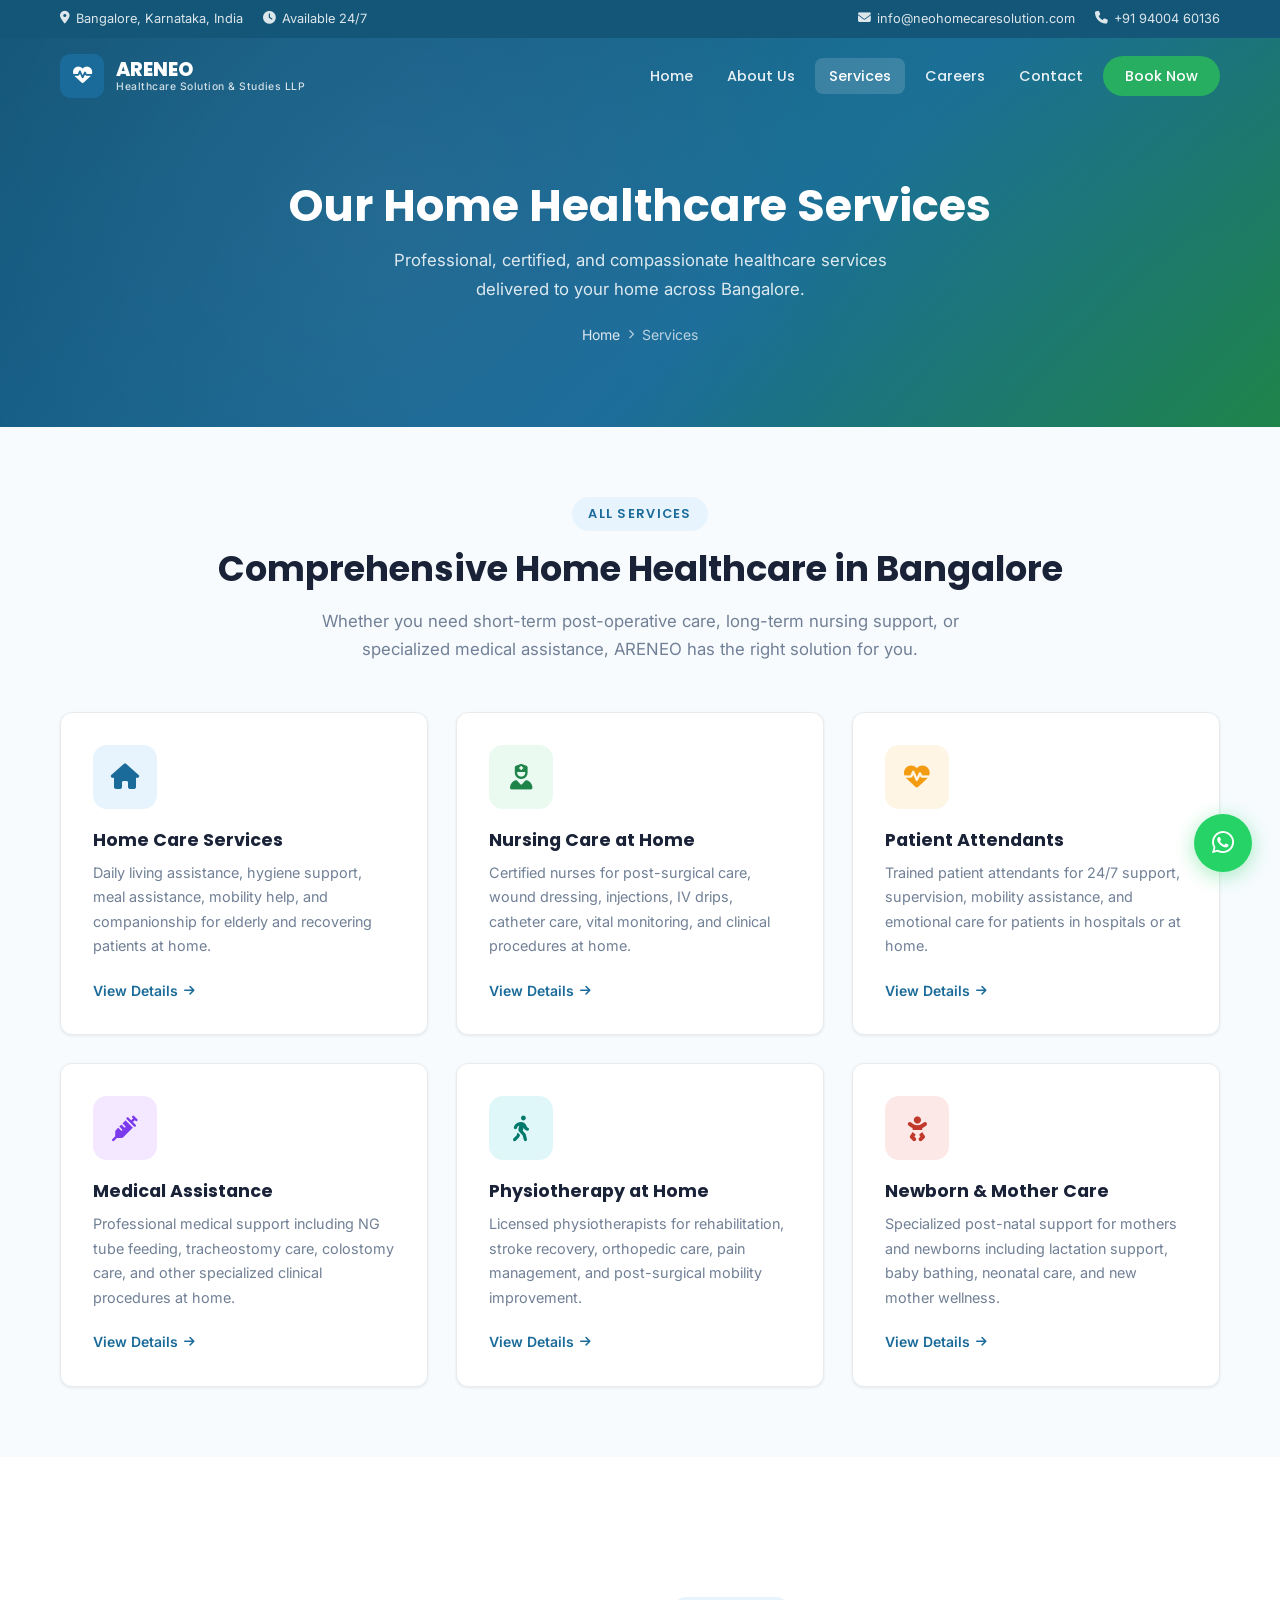
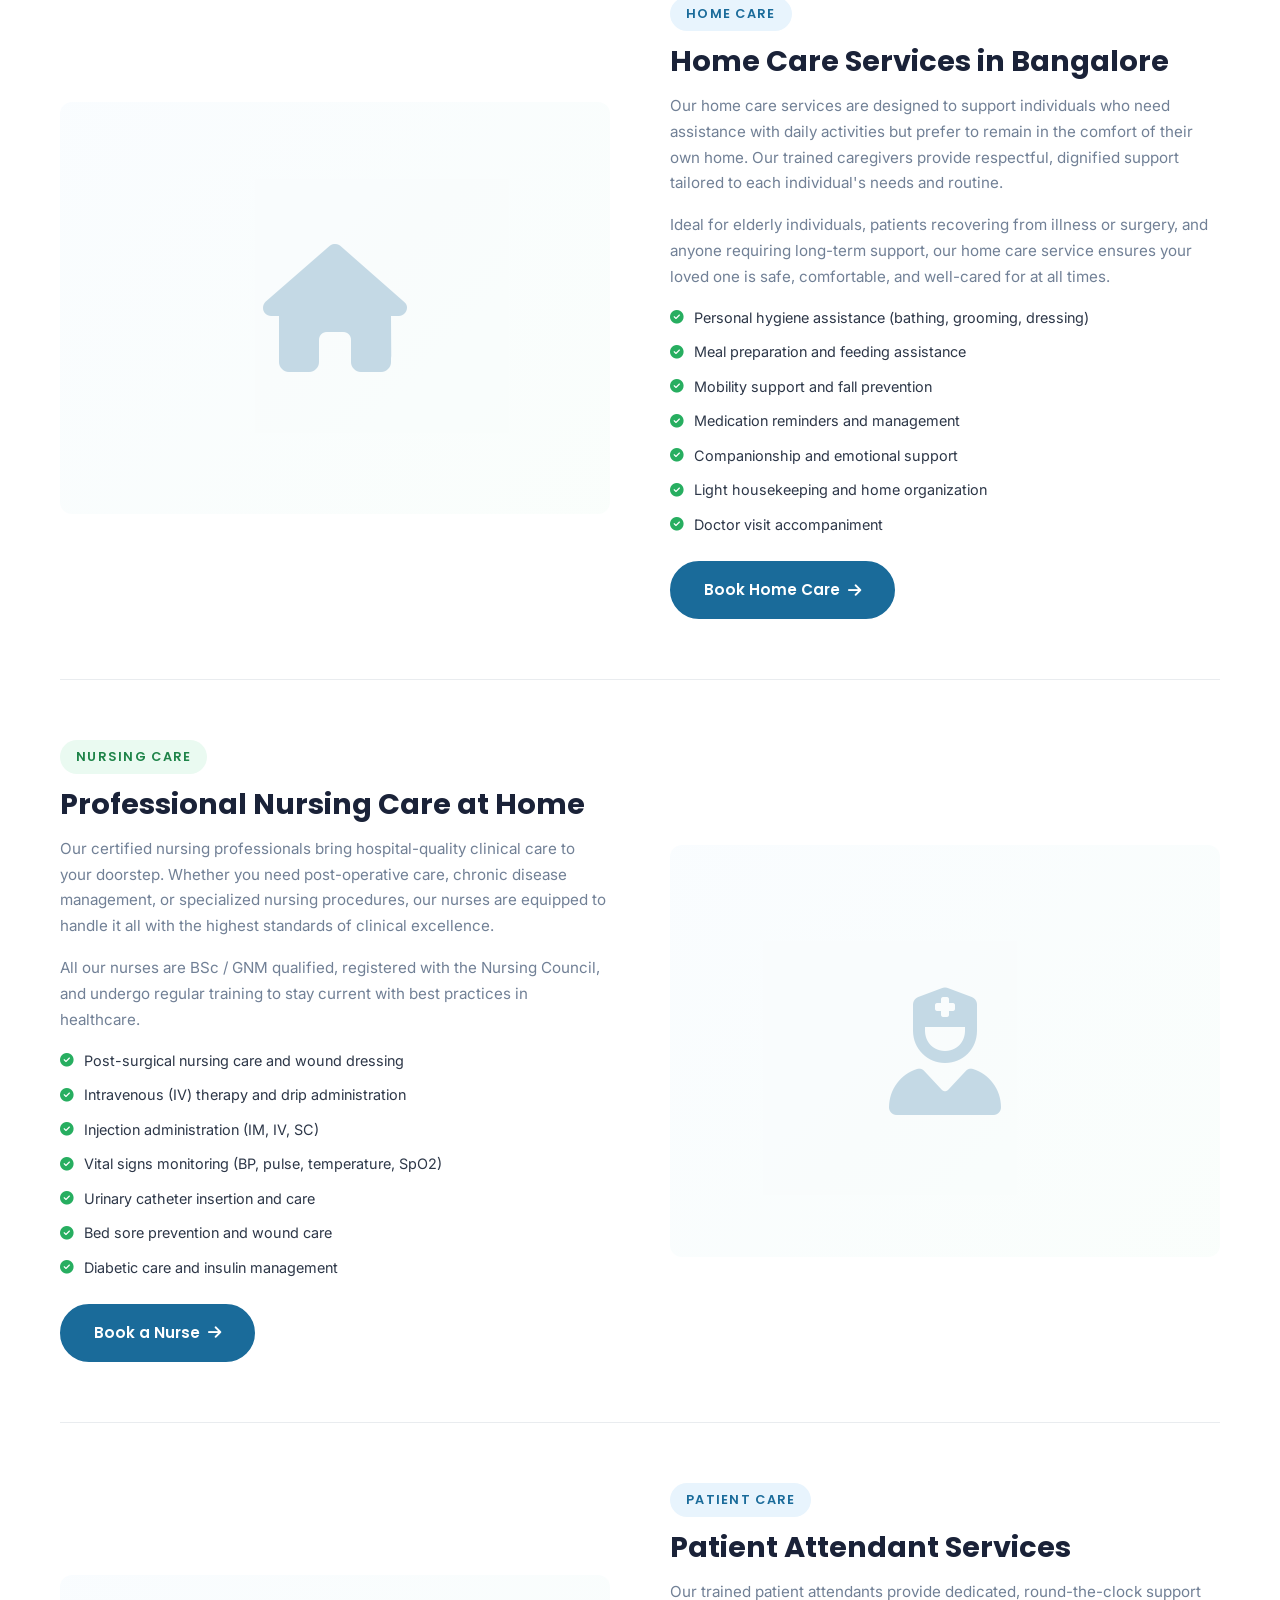
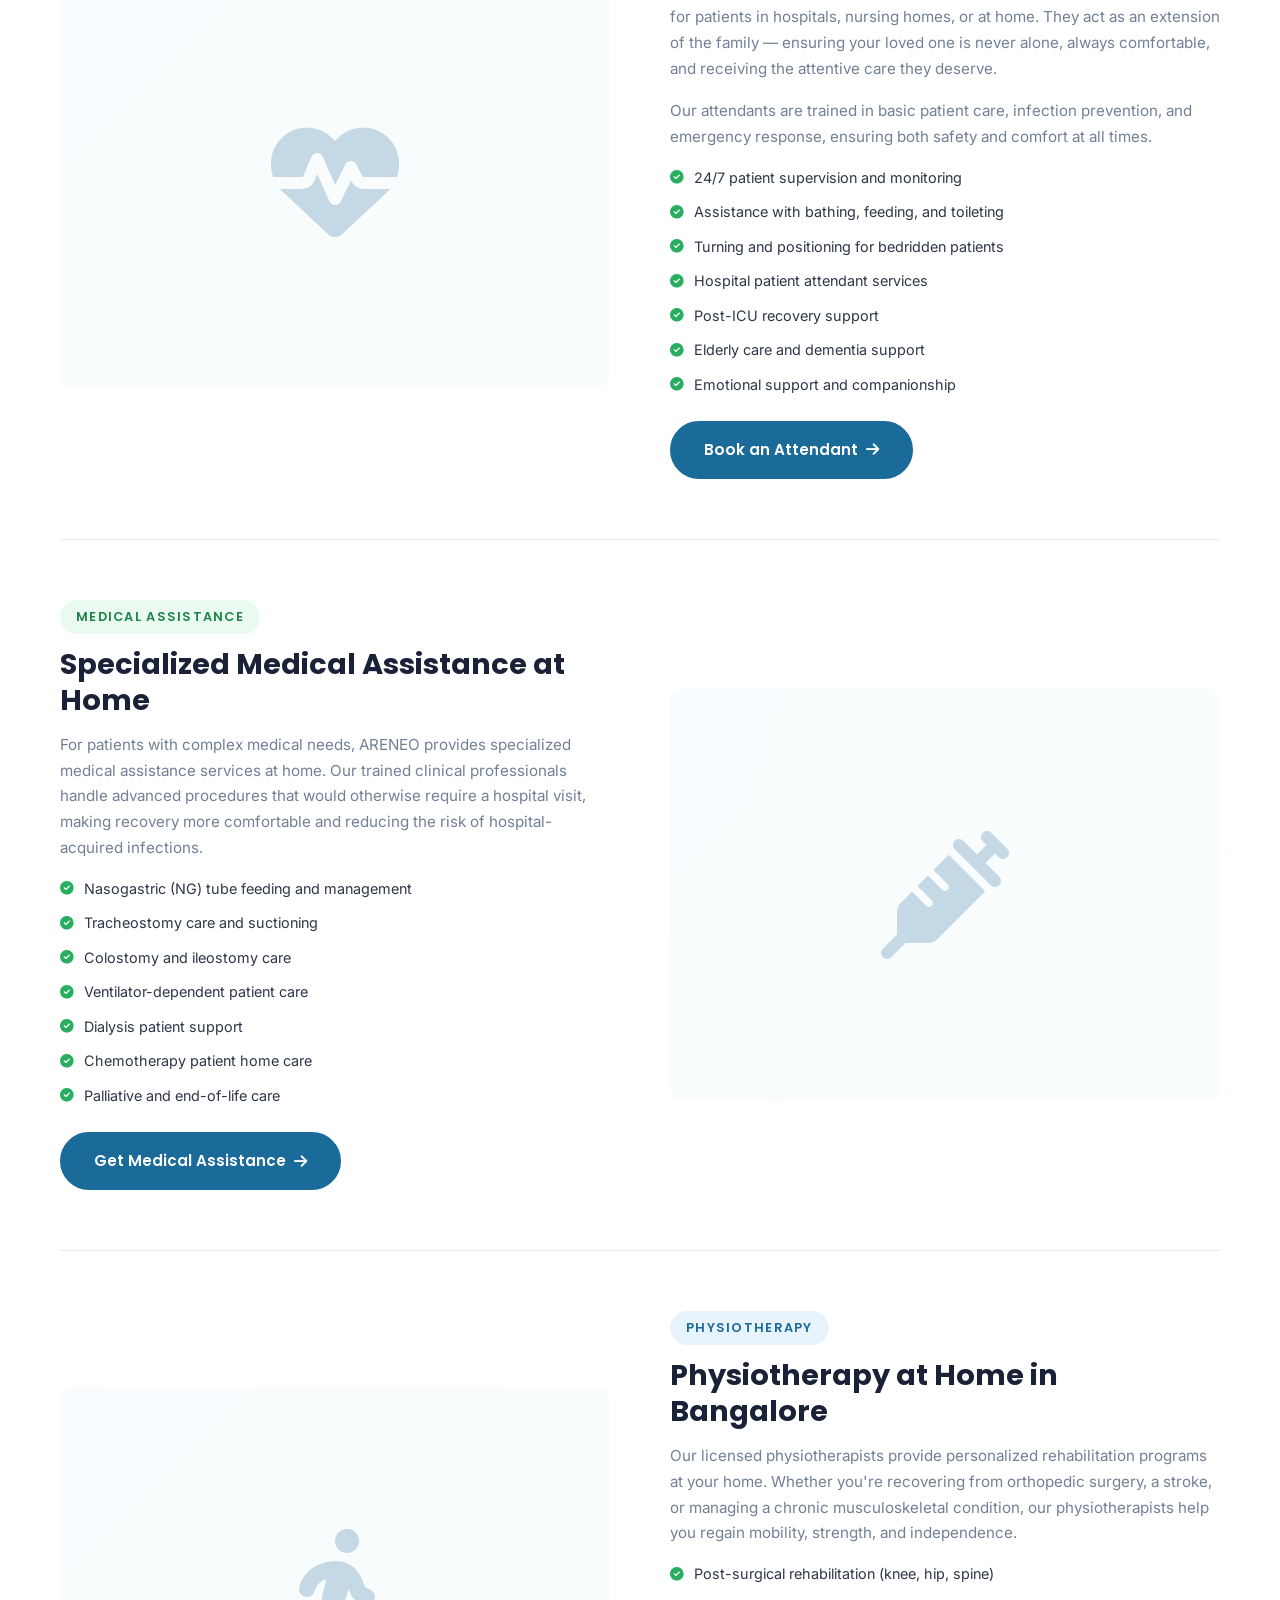
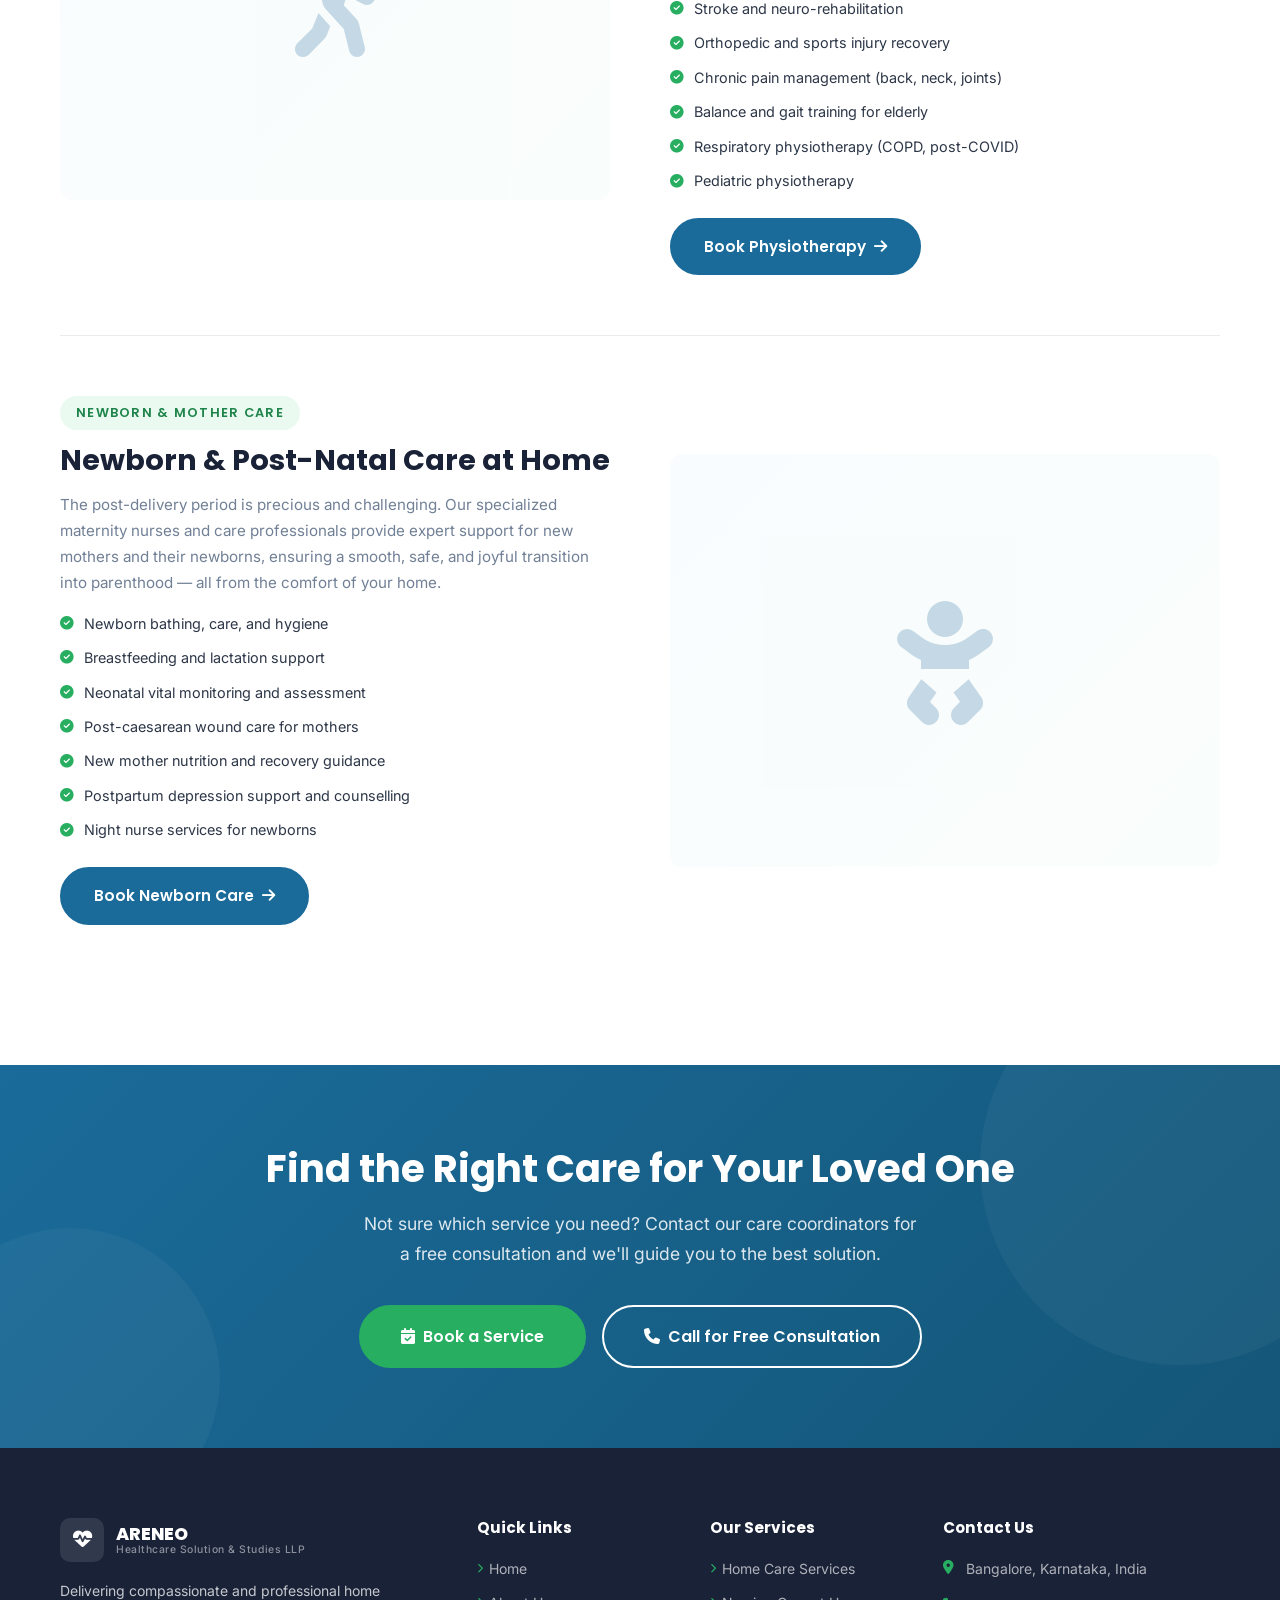
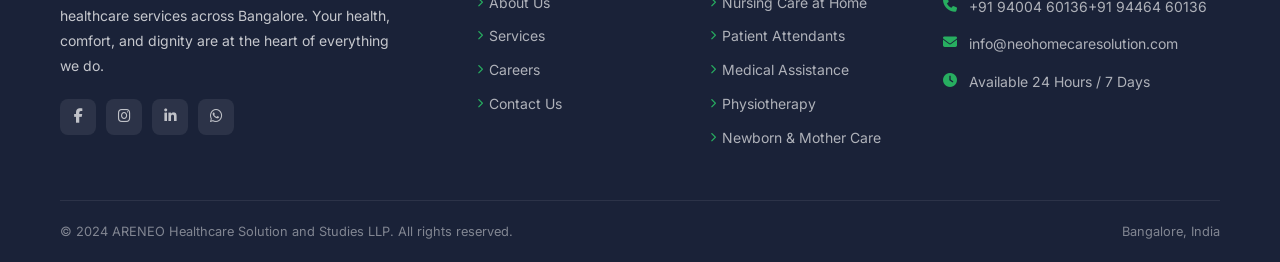
<file: services.html>
<!DOCTYPE html>
<html lang="en">
<head>
  <meta charset="UTF-8" />
  <meta name="viewport" content="width=device-width, initial-scale=1.0" />
  <title>Nursing Care at Home | Patient Attendants | Physiotherapy Bangalore | ARENEO Healthcare</title>
  <meta name="description" content="ARENEO's home healthcare services in Bangalore: certified nursing care at home, patient attendants, physiotherapy, IV therapy, wound dressing, elderly care, newborn care. Call +91 9400460136." />
  <meta name="keywords" content="nursing care at home Bangalore, patient attendant Bangalore, physiotherapy at home Bangalore, IV therapy at home Bangalore, wound dressing home visit Bangalore, elderly care services Bangalore, newborn care at home Bangalore, post surgery care Bangalore, home nurse Bangalore, medical assistance home visit" />
  <meta name="robots" content="index, follow" />
  <meta name="author" content="ARENEO Healthcare Solution and Studies LLP" />
  <link rel="canonical" href="https://www.areneo.in/services.html" />
  <meta name="geo.region" content="IN-KA" />
  <meta name="geo.placename" content="Bangalore, Karnataka, India" />
  <meta name="geo.position" content="12.9716;77.5946" />
  <meta name="ICBM" content="12.9716, 77.5946" />

  <link rel="preconnect" href="https://fonts.googleapis.com" />
  <link rel="preconnect" href="https://fonts.gstatic.com" crossorigin />
  <link href="https://fonts.googleapis.com/css2?family=Inter:wght@400;500;600&family=Poppins:wght@500;600;700;800&display=swap" rel="stylesheet" />
  <link rel="stylesheet" href="https://cdnjs.cloudflare.com/ajax/libs/font-awesome/6.5.0/css/all.min.css" crossorigin="anonymous" />
  <link rel="stylesheet" href="css/style.css" />
  <script type="application/ld+json">
  {"@context":"https://schema.org","@type":"BreadcrumbList","itemListElement":[{"@type":"ListItem","position":1,"name":"Home","item":"https://www.areneo.in/"},{"@type":"ListItem","position":2,"name":"Services","item":"https://www.areneo.in/services.html"}]}
  </script>
  <script type="application/ld+json">
  {"@context":"https://schema.org","@type":"ItemList","name":"Home Healthcare Services in Bangalore","description":"Complete list of home healthcare services provided by ARENEO in Bangalore","itemListElement":[{"@type":"ListItem","position":1,"item":{"@type":"MedicalTherapy","name":"Nursing Care at Home in Bangalore","description":"Certified nurses for post-surgical care, IV therapy, injections, wound dressing at home in Bangalore","url":"https://www.areneo.in/services.html#nursing-care"}},{"@type":"ListItem","position":2,"item":{"@type":"MedicalTherapy","name":"Patient Attendant Services in Bangalore","description":"Trained patient attendants for 24/7 hospital and home support in Bangalore","url":"https://www.areneo.in/services.html#patient-care"}},{"@type":"ListItem","position":3,"item":{"@type":"PhysicalTherapy","name":"Physiotherapy at Home in Bangalore","description":"Licensed physiotherapists for rehabilitation and recovery at home in Bangalore","url":"https://www.areneo.in/services.html#physiotherapy"}},{"@type":"ListItem","position":4,"item":{"@type":"MedicalTherapy","name":"Home Care Services in Bangalore","description":"Daily living assistance and elderly care at home in Bangalore","url":"https://www.areneo.in/services.html#home-care"}},{"@type":"ListItem","position":5,"item":{"@type":"MedicalTherapy","name":"Medical Assistance at Home in Bangalore","description":"Advanced medical procedures including NG tube, tracheostomy care at home","url":"https://www.areneo.in/services.html#medical-assistance"}},{"@type":"ListItem","position":6,"item":{"@type":"MedicalTherapy","name":"Newborn and Mother Care in Bangalore","description":"Post-natal care for newborns and mothers at home in Bangalore","url":"https://www.areneo.in/services.html#newborn-care"}}]}
  </script>
</head>
<body>

  <!-- Top Bar -->
  <div class="top-bar">
    <div class="container">
      <div class="top-bar-left">
        <span class="top-bar-item"><i class="fas fa-map-marker-alt"></i> Bangalore, Karnataka, India</span>
        <span class="top-bar-item"><i class="fas fa-clock"></i> Available 24/7</span>
      </div>
      <div class="top-bar-right">
        <a class="top-bar-item" href="mailto:info@neohomecaresolution.com"><i class="fas fa-envelope"></i> info@neohomecaresolution.com</a>
        <a class="top-bar-item" href="tel:+919400460136"><i class="fas fa-phone"></i> +91 94004 60136</a>
      </div>
    </div>
  </div>

  <!-- Navbar -->
  <nav class="navbar" role="navigation" aria-label="Main navigation">
    <div class="container">
      <a href="index.html" class="navbar-brand">
        <div class="brand-icon"><i class="fas fa-heartbeat"></i></div>
        <div class="brand-text">
          <span class="brand-name">ARENEO</span>
          <span class="brand-sub">Healthcare Solution &amp; Studies LLP</span>
        </div>
      </a>
      <ul class="nav-links" role="list">
        <li><a href="index.html">Home</a></li>
        <li><a href="about.html">About Us</a></li>
        <li><a href="services.html" class="active">Services</a></li>
        <li><a href="careers.html">Careers</a></li>
        <li><a href="contact.html">Contact</a></li>
        <li><a href="contact.html" class="nav-cta">Book Now</a></li>
      </ul>
      <button class="nav-toggle" aria-label="Toggle navigation">
        <span></span><span></span><span></span>
      </button>
    </div>
  </nav>

  <!-- Page Hero -->
  <section class="page-hero">
    <div class="container">
      <h1>Our Home Healthcare Services</h1>
      <p>Professional, certified, and compassionate healthcare services delivered to your home across Bangalore.</p>
      <nav class="breadcrumb" aria-label="Breadcrumb">
        <a href="index.html">Home</a>
        <i class="fas fa-chevron-right"></i>
        <span>Services</span>
      </nav>
    </div>
  </section>

  <!-- Services Overview Cards -->
  <section style="background: var(--light); padding: 70px 0;" aria-label="Services Overview">
    <div class="container">
      <div class="text-center fade-in">
        <span class="section-tag">All Services</span>
        <h2 class="section-heading">Comprehensive Home Healthcare in Bangalore</h2>
        <p class="section-subheading">Whether you need short-term post-operative care, long-term nursing support, or specialized medical assistance, ARENEO has the right solution for you.</p>
      </div>
      <div class="services-grid" style="margin-top: 48px;">
        <article class="service-card fade-in">
          <div class="service-icon blue"><i class="fas fa-home"></i></div>
          <h3>Home Care Services</h3>
          <p>Daily living assistance, hygiene support, meal assistance, mobility help, and companionship for elderly and recovering patients at home.</p>
          <a href="#home-care" class="learn-more">View Details <i class="fas fa-arrow-right"></i></a>
        </article>
        <article class="service-card fade-in">
          <div class="service-icon green"><i class="fas fa-user-nurse"></i></div>
          <h3>Nursing Care at Home</h3>
          <p>Certified nurses for post-surgical care, wound dressing, injections, IV drips, catheter care, vital monitoring, and clinical procedures at home.</p>
          <a href="#nursing-care" class="learn-more">View Details <i class="fas fa-arrow-right"></i></a>
        </article>
        <article class="service-card fade-in">
          <div class="service-icon orange"><i class="fas fa-heartbeat"></i></div>
          <h3>Patient Attendants</h3>
          <p>Trained patient attendants for 24/7 support, supervision, mobility assistance, and emotional care for patients in hospitals or at home.</p>
          <a href="#patient-care" class="learn-more">View Details <i class="fas fa-arrow-right"></i></a>
        </article>
        <article class="service-card fade-in">
          <div class="service-icon purple"><i class="fas fa-syringe"></i></div>
          <h3>Medical Assistance</h3>
          <p>Professional medical support including NG tube feeding, tracheostomy care, colostomy care, and other specialized clinical procedures at home.</p>
          <a href="#medical-assistance" class="learn-more">View Details <i class="fas fa-arrow-right"></i></a>
        </article>
        <article class="service-card fade-in">
          <div class="service-icon teal"><i class="fas fa-walking"></i></div>
          <h3>Physiotherapy at Home</h3>
          <p>Licensed physiotherapists for rehabilitation, stroke recovery, orthopedic care, pain management, and post-surgical mobility improvement.</p>
          <a href="#physiotherapy" class="learn-more">View Details <i class="fas fa-arrow-right"></i></a>
        </article>
        <article class="service-card fade-in">
          <div class="service-icon red"><i class="fas fa-baby"></i></div>
          <h3>Newborn &amp; Mother Care</h3>
          <p>Specialized post-natal support for mothers and newborns including lactation support, baby bathing, neonatal care, and new mother wellness.</p>
          <a href="#newborn-care" class="learn-more">View Details <i class="fas fa-arrow-right"></i></a>
        </article>
      </div>
    </div>
  </section>

  <!-- Detailed Services -->
  <section class="services-detail" aria-label="Service Details">
    <div class="container">

      <!-- Home Care -->
      <div class="service-detail-card fade-in" id="home-care">
        <div class="service-detail-visual" aria-hidden="true"><i class="fas fa-home"></i></div>
        <div class="service-detail-content">
          <span class="section-tag">Home Care</span>
          <h2>Home Care Services in Bangalore</h2>
          <p>Our home care services are designed to support individuals who need assistance with daily activities but prefer to remain in the comfort of their own home. Our trained caregivers provide respectful, dignified support tailored to each individual's needs and routine.</p>
          <p>Ideal for elderly individuals, patients recovering from illness or surgery, and anyone requiring long-term support, our home care service ensures your loved one is safe, comfortable, and well-cared for at all times.</p>
          <ul class="service-features-list">
            <li><i class="fas fa-check-circle"></i> Personal hygiene assistance (bathing, grooming, dressing)</li>
            <li><i class="fas fa-check-circle"></i> Meal preparation and feeding assistance</li>
            <li><i class="fas fa-check-circle"></i> Mobility support and fall prevention</li>
            <li><i class="fas fa-check-circle"></i> Medication reminders and management</li>
            <li><i class="fas fa-check-circle"></i> Companionship and emotional support</li>
            <li><i class="fas fa-check-circle"></i> Light housekeeping and home organization</li>
            <li><i class="fas fa-check-circle"></i> Doctor visit accompaniment</li>
          </ul>
          <a href="contact.html" class="btn btn-primary">Book Home Care <i class="fas fa-arrow-right"></i></a>
        </div>
      </div>

      <!-- Nursing Care -->
      <div class="service-detail-card reverse fade-in" id="nursing-care">
        <div class="service-detail-visual" aria-hidden="true"><i class="fas fa-user-nurse"></i></div>
        <div class="service-detail-content">
          <span class="section-tag green">Nursing Care</span>
          <h2>Professional Nursing Care at Home</h2>
          <p>Our certified nursing professionals bring hospital-quality clinical care to your doorstep. Whether you need post-operative care, chronic disease management, or specialized nursing procedures, our nurses are equipped to handle it all with the highest standards of clinical excellence.</p>
          <p>All our nurses are BSc / GNM qualified, registered with the Nursing Council, and undergo regular training to stay current with best practices in healthcare.</p>
          <ul class="service-features-list">
            <li><i class="fas fa-check-circle"></i> Post-surgical nursing care and wound dressing</li>
            <li><i class="fas fa-check-circle"></i> Intravenous (IV) therapy and drip administration</li>
            <li><i class="fas fa-check-circle"></i> Injection administration (IM, IV, SC)</li>
            <li><i class="fas fa-check-circle"></i> Vital signs monitoring (BP, pulse, temperature, SpO2)</li>
            <li><i class="fas fa-check-circle"></i> Urinary catheter insertion and care</li>
            <li><i class="fas fa-check-circle"></i> Bed sore prevention and wound care</li>
            <li><i class="fas fa-check-circle"></i> Diabetic care and insulin management</li>
          </ul>
          <a href="contact.html" class="btn btn-primary">Book a Nurse <i class="fas fa-arrow-right"></i></a>
        </div>
      </div>

      <!-- Patient Care -->
      <div class="service-detail-card fade-in" id="patient-care">
        <div class="service-detail-visual" aria-hidden="true"><i class="fas fa-heartbeat"></i></div>
        <div class="service-detail-content">
          <span class="section-tag">Patient Care</span>
          <h2>Patient Attendant Services</h2>
          <p>Our trained patient attendants provide dedicated, round-the-clock support for patients in hospitals, nursing homes, or at home. They act as an extension of the family — ensuring your loved one is never alone, always comfortable, and receiving the attentive care they deserve.</p>
          <p>Our attendants are trained in basic patient care, infection prevention, and emergency response, ensuring both safety and comfort at all times.</p>
          <ul class="service-features-list">
            <li><i class="fas fa-check-circle"></i> 24/7 patient supervision and monitoring</li>
            <li><i class="fas fa-check-circle"></i> Assistance with bathing, feeding, and toileting</li>
            <li><i class="fas fa-check-circle"></i> Turning and positioning for bedridden patients</li>
            <li><i class="fas fa-check-circle"></i> Hospital patient attendant services</li>
            <li><i class="fas fa-check-circle"></i> Post-ICU recovery support</li>
            <li><i class="fas fa-check-circle"></i> Elderly care and dementia support</li>
            <li><i class="fas fa-check-circle"></i> Emotional support and companionship</li>
          </ul>
          <a href="contact.html" class="btn btn-primary">Book an Attendant <i class="fas fa-arrow-right"></i></a>
        </div>
      </div>

      <!-- Medical Assistance -->
      <div class="service-detail-card reverse fade-in" id="medical-assistance">
        <div class="service-detail-visual" aria-hidden="true"><i class="fas fa-syringe"></i></div>
        <div class="service-detail-content">
          <span class="section-tag green">Medical Assistance</span>
          <h2>Specialized Medical Assistance at Home</h2>
          <p>For patients with complex medical needs, ARENEO provides specialized medical assistance services at home. Our trained clinical professionals handle advanced procedures that would otherwise require a hospital visit, making recovery more comfortable and reducing the risk of hospital-acquired infections.</p>
          <ul class="service-features-list">
            <li><i class="fas fa-check-circle"></i> Nasogastric (NG) tube feeding and management</li>
            <li><i class="fas fa-check-circle"></i> Tracheostomy care and suctioning</li>
            <li><i class="fas fa-check-circle"></i> Colostomy and ileostomy care</li>
            <li><i class="fas fa-check-circle"></i> Ventilator-dependent patient care</li>
            <li><i class="fas fa-check-circle"></i> Dialysis patient support</li>
            <li><i class="fas fa-check-circle"></i> Chemotherapy patient home care</li>
            <li><i class="fas fa-check-circle"></i> Palliative and end-of-life care</li>
          </ul>
          <a href="contact.html" class="btn btn-primary">Get Medical Assistance <i class="fas fa-arrow-right"></i></a>
        </div>
      </div>

      <!-- Physiotherapy -->
      <div class="service-detail-card fade-in" id="physiotherapy">
        <div class="service-detail-visual" aria-hidden="true"><i class="fas fa-walking"></i></div>
        <div class="service-detail-content">
          <span class="section-tag">Physiotherapy</span>
          <h2>Physiotherapy at Home in Bangalore</h2>
          <p>Our licensed physiotherapists provide personalized rehabilitation programs at your home. Whether you're recovering from orthopedic surgery, a stroke, or managing a chronic musculoskeletal condition, our physiotherapists help you regain mobility, strength, and independence.</p>
          <ul class="service-features-list">
            <li><i class="fas fa-check-circle"></i> Post-surgical rehabilitation (knee, hip, spine)</li>
            <li><i class="fas fa-check-circle"></i> Stroke and neuro-rehabilitation</li>
            <li><i class="fas fa-check-circle"></i> Orthopedic and sports injury recovery</li>
            <li><i class="fas fa-check-circle"></i> Chronic pain management (back, neck, joints)</li>
            <li><i class="fas fa-check-circle"></i> Balance and gait training for elderly</li>
            <li><i class="fas fa-check-circle"></i> Respiratory physiotherapy (COPD, post-COVID)</li>
            <li><i class="fas fa-check-circle"></i> Pediatric physiotherapy</li>
          </ul>
          <a href="contact.html" class="btn btn-primary">Book Physiotherapy <i class="fas fa-arrow-right"></i></a>
        </div>
      </div>

      <!-- Newborn & Mother Care -->
      <div class="service-detail-card reverse fade-in" id="newborn-care">
        <div class="service-detail-visual" aria-hidden="true"><i class="fas fa-baby"></i></div>
        <div class="service-detail-content">
          <span class="section-tag green">Newborn &amp; Mother Care</span>
          <h2>Newborn &amp; Post-Natal Care at Home</h2>
          <p>The post-delivery period is precious and challenging. Our specialized maternity nurses and care professionals provide expert support for new mothers and their newborns, ensuring a smooth, safe, and joyful transition into parenthood — all from the comfort of your home.</p>
          <ul class="service-features-list">
            <li><i class="fas fa-check-circle"></i> Newborn bathing, care, and hygiene</li>
            <li><i class="fas fa-check-circle"></i> Breastfeeding and lactation support</li>
            <li><i class="fas fa-check-circle"></i> Neonatal vital monitoring and assessment</li>
            <li><i class="fas fa-check-circle"></i> Post-caesarean wound care for mothers</li>
            <li><i class="fas fa-check-circle"></i> New mother nutrition and recovery guidance</li>
            <li><i class="fas fa-check-circle"></i> Postpartum depression support and counselling</li>
            <li><i class="fas fa-check-circle"></i> Night nurse services for newborns</li>
          </ul>
          <a href="contact.html" class="btn btn-primary">Book Newborn Care <i class="fas fa-arrow-right"></i></a>
        </div>
      </div>

    </div>
  </section>

  <!-- CTA -->
  <section class="cta-section" aria-label="Book a Service">
    <div class="container">
      <div class="cta-content fade-in">
        <h2>Find the Right Care for Your Loved One</h2>
        <p>Not sure which service you need? Contact our care coordinators for a free consultation and we'll guide you to the best solution.</p>
        <div class="cta-actions">
          <a href="contact.html" class="btn btn-secondary btn-lg"><i class="fas fa-calendar-check"></i> Book a Service</a>
          <a href="tel:+919400460136" class="btn btn-outline btn-lg"><i class="fas fa-phone"></i> Call for Free Consultation</a>
        </div>
      </div>
    </div>
  </section>

  <!-- Footer -->
  <footer class="footer" role="contentinfo">
    <div class="container">
      <div class="footer-grid">
        <div class="footer-brand">
          <div class="footer-logo">
            <div class="brand-icon"><i class="fas fa-heartbeat"></i></div>
            <div class="brand-text">
              <span class="brand-name">ARENEO</span>
              <span class="brand-sub">Healthcare Solution &amp; Studies LLP</span>
            </div>
          </div>
          <p>Delivering compassionate and professional home healthcare services across Bangalore. Your health, comfort, and dignity are at the heart of everything we do.</p>
          <div class="footer-social">
            <a href="#" aria-label="Facebook"><i class="fab fa-facebook-f"></i></a>
            <a href="#" aria-label="Instagram"><i class="fab fa-instagram"></i></a>
            <a href="#" aria-label="LinkedIn"><i class="fab fa-linkedin-in"></i></a>
            <a href="https://wa.me/919400460136" aria-label="WhatsApp"><i class="fab fa-whatsapp"></i></a>
          </div>
        </div>
        <div>
          <h4 class="footer-heading">Quick Links</h4>
          <ul class="footer-links">
            <li><a href="index.html"><i class="fas fa-chevron-right"></i> Home</a></li>
            <li><a href="about.html"><i class="fas fa-chevron-right"></i> About Us</a></li>
            <li><a href="services.html"><i class="fas fa-chevron-right"></i> Services</a></li>
            <li><a href="careers.html"><i class="fas fa-chevron-right"></i> Careers</a></li>
            <li><a href="contact.html"><i class="fas fa-chevron-right"></i> Contact Us</a></li>
          </ul>
        </div>
        <div>
          <h4 class="footer-heading">Our Services</h4>
          <ul class="footer-links">
            <li><a href="#home-care"><i class="fas fa-chevron-right"></i> Home Care Services</a></li>
            <li><a href="#nursing-care"><i class="fas fa-chevron-right"></i> Nursing Care at Home</a></li>
            <li><a href="#patient-care"><i class="fas fa-chevron-right"></i> Patient Attendants</a></li>
            <li><a href="#medical-assistance"><i class="fas fa-chevron-right"></i> Medical Assistance</a></li>
            <li><a href="#physiotherapy"><i class="fas fa-chevron-right"></i> Physiotherapy</a></li>
            <li><a href="#newborn-care"><i class="fas fa-chevron-right"></i> Newborn &amp; Mother Care</a></li>
          </ul>
        </div>
        <div>
          <h4 class="footer-heading">Contact Us</h4>
          <div class="footer-contact-items">
            <div class="footer-contact-item"><i class="fas fa-map-marker-alt"></i><span>Bangalore, Karnataka, India</span></div>
            <div class="footer-contact-item"><i class="fas fa-phone"></i><div><a href="tel:+919400460136">+91 94004 60136</a><a href="tel:+919446460136">+91 94464 60136</a></div></div>
            <div class="footer-contact-item"><i class="fas fa-envelope"></i><a href="mailto:info@neohomecaresolution.com">info@neohomecaresolution.com</a></div>
            <div class="footer-contact-item"><i class="fas fa-clock"></i><span>Available 24 Hours / 7 Days</span></div>
          </div>
        </div>
      </div>
      <div class="footer-bottom">
        <span>&copy; 2024 ARENEO Healthcare Solution and Studies LLP. All rights reserved.</span>
        <span>Bangalore, India</span>
      </div>
    </div>
  </footer>

  <div class="whatsapp-btn">
    <div class="whatsapp-tooltip">Chat with us on WhatsApp</div>
    <a href="https://wa.me/919400460136?text=Hello%20ARENEO%20Healthcare%2C%20I%20need%20information%20about%20your%20services." target="_blank" rel="noopener noreferrer" aria-label="WhatsApp">
      <i class="fab fa-whatsapp"></i>
    </a>
  </div>
  <button class="scroll-top" aria-label="Scroll to top"><i class="fas fa-chevron-up"></i></button>
  <script src="js/main.js"></script>
</body>
</html>
</file>
<file: css/style.css>
/* ============================================================
   ARENEO Healthcare Solution and Studies LLP
   Main Stylesheet
   ============================================================ */

/* --- Google Fonts are loaded in HTML --- */

:root {
  --primary: #1a6b9a;
  --primary-dark: #145678;
  --primary-light: #e8f4fd;
  --secondary: #27ae60;
  --secondary-dark: #1e8449;
  --secondary-light: #eafaf1;
  --accent: #f39c12;
  --white: #ffffff;
  --light: #f7fbfe;
  --gray-100: #f8f9fa;
  --gray-200: #e9ecef;
  --gray-300: #dee2e6;
  --gray-500: #adb5bd;
  --gray-700: #495057;
  --dark: #1a2238;
  --text: #2d3748;
  --text-light: #718096;
  --shadow-sm: 0 1px 3px rgba(0,0,0,.08);
  --shadow: 0 4px 16px rgba(0,0,0,.10);
  --shadow-lg: 0 10px 40px rgba(0,0,0,.13);
  --radius: 12px;
  --radius-sm: 8px;
  --transition: .3s ease;
  --font-heading: 'Poppins', sans-serif;
  --font-body: 'Inter', sans-serif;
}

/* ---- Reset & Base ---- */
*, *::before, *::after { box-sizing: border-box; margin: 0; padding: 0; }

html { scroll-behavior: smooth; font-size: 16px; }

body {
  font-family: var(--font-body);
  color: var(--text);
  background: var(--white);
  line-height: 1.7;
  overflow-x: hidden;
}

img { max-width: 100%; height: auto; display: block; }

a { color: var(--primary); text-decoration: none; transition: color var(--transition); }
a:hover { color: var(--primary-dark); }

ul { list-style: none; }

h1, h2, h3, h4, h5, h6 {
  font-family: var(--font-heading);
  font-weight: 700;
  color: var(--dark);
  line-height: 1.25;
}

.container {
  max-width: 1200px;
  margin: 0 auto;
  padding: 0 20px;
}

section { padding: 80px 0; }

/* ---- Buttons ---- */
.btn {
  display: inline-flex;
  align-items: center;
  gap: 8px;
  padding: 14px 32px;
  border-radius: 50px;
  font-family: var(--font-heading);
  font-weight: 600;
  font-size: .95rem;
  cursor: pointer;
  transition: all var(--transition);
  border: 2px solid transparent;
  white-space: nowrap;
}
.btn-primary {
  background: var(--primary);
  color: var(--white);
  border-color: var(--primary);
}
.btn-primary:hover {
  background: var(--primary-dark);
  border-color: var(--primary-dark);
  color: var(--white);
  transform: translateY(-2px);
  box-shadow: 0 8px 25px rgba(26,107,154,.35);
}
.btn-secondary {
  background: var(--secondary);
  color: var(--white);
  border-color: var(--secondary);
}
.btn-secondary:hover {
  background: var(--secondary-dark);
  border-color: var(--secondary-dark);
  color: var(--white);
  transform: translateY(-2px);
  box-shadow: 0 8px 25px rgba(39,174,96,.35);
}
.btn-outline {
  background: transparent;
  color: var(--white);
  border-color: var(--white);
}
.btn-outline:hover {
  background: var(--white);
  color: var(--primary);
  transform: translateY(-2px);
}
.btn-outline-primary {
  background: transparent;
  color: var(--primary);
  border-color: var(--primary);
}
.btn-outline-primary:hover {
  background: var(--primary);
  color: var(--white);
  transform: translateY(-2px);
}
.btn-lg { padding: 16px 40px; font-size: 1rem; }
.btn-sm { padding: 10px 22px; font-size: .875rem; }

/* ---- Section Headings ---- */
.section-tag {
  display: inline-block;
  background: var(--primary-light);
  color: var(--primary);
  font-family: var(--font-heading);
  font-size: .8rem;
  font-weight: 600;
  letter-spacing: .1em;
  text-transform: uppercase;
  padding: 6px 16px;
  border-radius: 50px;
  margin-bottom: 16px;
}
.section-tag.green {
  background: var(--secondary-light);
  color: var(--secondary-dark);
}
.section-heading {
  font-size: 2.2rem;
  margin-bottom: 16px;
}
.section-subheading {
  font-size: 1.05rem;
  color: var(--text-light);
  max-width: 640px;
}
.text-center { text-align: center; }
.text-center .section-subheading { margin: 0 auto; }

/* ---- Navbar ---- */
.navbar {
  position: fixed;
  top: 38px; left: 0; right: 0;
  z-index: 1000;
  background: transparent;
  padding: 16px 0;
  transition: all var(--transition);
}
.navbar.scrolled {
  background: var(--white);
  padding: 12px 0;
  top: 0;
  box-shadow: var(--shadow);
}
.navbar .container {
  display: flex;
  align-items: center;
  justify-content: space-between;
}
.navbar-brand {
  display: flex;
  align-items: center;
  gap: 12px;
  text-decoration: none;
}
.brand-icon {
  width: 44px; height: 44px;
  background: var(--primary);
  border-radius: 10px;
  display: flex; align-items: center; justify-content: center;
  color: white;
  font-size: 1.2rem;
}
.brand-text { display: flex; flex-direction: column; line-height: 1.15; }
.brand-name {
  font-family: var(--font-heading);
  font-size: 1.2rem;
  font-weight: 800;
  color: var(--white);
  transition: color var(--transition);
}
.navbar.scrolled .brand-name { color: var(--dark); }
.brand-sub {
  font-size: .65rem;
  font-weight: 500;
  color: rgba(255,255,255,.8);
  letter-spacing: .05em;
  white-space: nowrap;
  transition: color var(--transition);
}
.navbar.scrolled .brand-sub { color: var(--text-light); }

.nav-links {
  display: flex;
  align-items: center;
  gap: 6px;
}
.nav-links a {
  font-family: var(--font-heading);
  font-size: .9rem;
  font-weight: 500;
  color: rgba(255,255,255,.9);
  padding: 8px 14px;
  border-radius: var(--radius-sm);
  transition: all var(--transition);
}
.navbar.scrolled .nav-links a { color: var(--text); }
.nav-links a:hover,
.nav-links a.active {
  color: var(--white);
  background: rgba(255,255,255,.15);
}
.navbar.scrolled .nav-links a:hover,
.navbar.scrolled .nav-links a.active {
  color: var(--primary);
  background: var(--primary-light);
}
.nav-cta {
  background: var(--secondary) !important;
  color: var(--white) !important;
  border-radius: 50px !important;
  padding: 10px 22px !important;
}
.nav-cta:hover { background: var(--secondary-dark) !important; }

.nav-toggle {
  display: none;
  flex-direction: column;
  gap: 5px;
  cursor: pointer;
  padding: 4px;
}
.nav-toggle span {
  display: block;
  width: 25px; height: 2px;
  background: var(--white);
  border-radius: 2px;
  transition: all var(--transition);
}
.navbar.scrolled .nav-toggle span { background: var(--dark); }
.nav-toggle.open span:nth-child(1) { transform: translateY(7px) rotate(45deg); }
.nav-toggle.open span:nth-child(2) { opacity: 0; }
.nav-toggle.open span:nth-child(3) { transform: translateY(-7px) rotate(-45deg); }

/* ---- Top Bar ---- */
.top-bar {
  position: fixed;
  top: 0; left: 0; right: 0;
  z-index: 1001;
  background: var(--primary-dark);
  color: rgba(255,255,255,.85);
  font-size: .8rem;
  padding: 8px 0;
  transition: transform var(--transition);
}
.top-bar.hidden {
  transform: translateY(-100%);
}
.top-bar .container {
  display: flex;
  align-items: center;
  justify-content: space-between;
  gap: 12px;
  flex-wrap: wrap;
}
.top-bar a { color: rgba(255,255,255,.85); }
.top-bar a:hover { color: var(--white); }
.top-bar-left, .top-bar-right {
  display: flex;
  align-items: center;
  gap: 20px;
  flex-wrap: wrap;
}
.top-bar-item {
  display: flex;
  align-items: center;
  gap: 6px;
}

/* ---- Hero Section ---- */
.hero {
  position: relative;
  min-height: 100vh;
  display: flex;
  align-items: center;
  overflow: hidden;
  background: linear-gradient(135deg, #0d3b5e 0%, #1a6b9a 50%, #1e8449 100%);
}
.hero-bg {
  position: absolute;
  inset: 0;
  background:
    radial-gradient(circle at 20% 50%, rgba(255,255,255,.05) 0%, transparent 50%),
    radial-gradient(circle at 80% 20%, rgba(39,174,96,.1) 0%, transparent 40%),
    radial-gradient(circle at 60% 80%, rgba(26,107,154,.15) 0%, transparent 40%);
}
.hero-shapes {
  position: absolute;
  inset: 0;
  overflow: hidden;
  pointer-events: none;
}
.hero-shape {
  position: absolute;
  border-radius: 50%;
  opacity: .07;
  background: var(--white);
}
.hero-shape-1 { width: 600px; height: 600px; top: -200px; right: -150px; }
.hero-shape-2 { width: 400px; height: 400px; bottom: -100px; left: -100px; }
.hero-shape-3 { width: 200px; height: 200px; top: 30%; right: 15%; }

.hero .container {
  position: relative;
  z-index: 1;
  display: grid;
  grid-template-columns: 1fr 1fr;
  gap: 60px;
  align-items: center;
  padding-top: 138px;
}
.hero-badge {
  display: inline-flex;
  align-items: center;
  gap: 8px;
  background: rgba(255,255,255,.12);
  border: 1px solid rgba(255,255,255,.2);
  color: var(--white);
  font-size: .8rem;
  font-weight: 600;
  padding: 8px 16px;
  border-radius: 50px;
  margin-bottom: 20px;
  backdrop-filter: blur(4px);
}
.hero-badge-dot {
  width: 8px; height: 8px;
  background: var(--secondary);
  border-radius: 50%;
  animation: pulse 2s infinite;
}
@keyframes pulse {
  0%, 100% { transform: scale(1); opacity: 1; }
  50% { transform: scale(1.3); opacity: .7; }
}
.hero h1 {
  font-size: 3.2rem;
  color: var(--white);
  margin-bottom: 20px;
  line-height: 1.15;
}
.hero h1 .highlight {
  color: #7de8b5;
  position: relative;
}
.hero-subtitle {
  font-size: 1.1rem;
  color: rgba(255,255,255,.85);
  margin-bottom: 36px;
  max-width: 520px;
}
.hero-actions { display: flex; gap: 16px; flex-wrap: wrap; margin-bottom: 40px; }

.hero-stats {
  display: flex;
  gap: 32px;
  flex-wrap: wrap;
}
.hero-stat { text-align: left; }
.hero-stat-number {
  font-family: var(--font-heading);
  font-size: 1.8rem;
  font-weight: 800;
  color: var(--white);
}
.hero-stat-label {
  font-size: .8rem;
  color: rgba(255,255,255,.7);
}

.hero-visual {
  display: flex;
  flex-direction: column;
  gap: 16px;
  align-items: flex-end;
}
.hero-cards {
  display: grid;
  grid-template-columns: 1fr 1fr;
  gap: 16px;
  width: 100%;
}
.hero-card {
  background: rgba(255,255,255,.12);
  border: 1px solid rgba(255,255,255,.18);
  border-radius: var(--radius);
  padding: 24px;
  backdrop-filter: blur(8px);
  transition: transform var(--transition);
}
.hero-card:hover { transform: translateY(-4px); }
.hero-card-icon {
  width: 48px; height: 48px;
  background: rgba(255,255,255,.15);
  border-radius: 10px;
  display: flex; align-items: center; justify-content: center;
  font-size: 1.4rem;
  margin-bottom: 12px;
}
.hero-card h3 {
  font-size: .95rem;
  color: var(--white);
  margin-bottom: 6px;
}
.hero-card p {
  font-size: .8rem;
  color: rgba(255,255,255,.7);
  line-height: 1.5;
}
.hero-card.featured {
  grid-column: 1 / -1;
  display: flex;
  align-items: center;
  gap: 20px;
}
.hero-card.featured .hero-card-icon {
  background: var(--secondary);
  width: 56px; height: 56px;
  flex-shrink: 0;
}

/* ---- Service Cards ---- */
.services-section { background: var(--light); }

.services-grid {
  display: grid;
  grid-template-columns: repeat(auto-fill, minmax(280px, 1fr));
  gap: 28px;
  margin-top: 48px;
}
.service-card {
  background: var(--white);
  border-radius: var(--radius);
  padding: 32px;
  box-shadow: var(--shadow-sm);
  border: 1px solid var(--gray-200);
  transition: all var(--transition);
  position: relative;
  overflow: hidden;
}
.service-card::before {
  content: '';
  position: absolute;
  top: 0; left: 0; right: 0;
  height: 4px;
  background: linear-gradient(90deg, var(--primary), var(--secondary));
  opacity: 0;
  transition: opacity var(--transition);
}
.service-card:hover {
  transform: translateY(-6px);
  box-shadow: var(--shadow-lg);
  border-color: var(--primary-light);
}
.service-card:hover::before { opacity: 1; }

.service-icon {
  width: 64px; height: 64px;
  border-radius: 14px;
  display: flex; align-items: center; justify-content: center;
  font-size: 1.6rem;
  margin-bottom: 20px;
  transition: transform var(--transition);
}
.service-card:hover .service-icon { transform: scale(1.1); }
.service-icon.blue { background: var(--primary-light); color: var(--primary); }
.service-icon.green { background: var(--secondary-light); color: var(--secondary-dark); }
.service-icon.orange { background: #fef5e4; color: var(--accent); }
.service-icon.purple { background: #f3e8ff; color: #7c3aed; }
.service-icon.teal { background: #e0f7fa; color: #00796b; }
.service-icon.red { background: #fde8e8; color: #c0392b; }

.service-card h3 {
  font-size: 1.1rem;
  margin-bottom: 10px;
  color: var(--dark);
}
.service-card p {
  font-size: .9rem;
  color: var(--text-light);
  margin-bottom: 20px;
}
.service-card .learn-more {
  font-size: .875rem;
  font-weight: 600;
  color: var(--primary);
  display: flex;
  align-items: center;
  gap: 6px;
}
.service-card .learn-more i { font-size: .75rem; transition: transform var(--transition); }
.service-card:hover .learn-more i { transform: translateX(4px); }

/* ---- Why Choose Us ---- */
.why-us { background: var(--white); }
.why-us .container {
  display: grid;
  grid-template-columns: 1fr 1fr;
  gap: 80px;
  align-items: center;
}
.why-us-visual {
  position: relative;
}
.why-us-img-wrap {
  border-radius: var(--radius);
  overflow: hidden;
  background: linear-gradient(135deg, var(--primary-light) 0%, var(--secondary-light) 100%);
  aspect-ratio: 4/5;
  display: flex;
  align-items: center;
  justify-content: center;
  position: relative;
}
.why-us-img-icon {
  font-size: 10rem;
  opacity: .12;
  color: var(--primary);
}
.why-us-badge {
  position: absolute;
  bottom: 30px;
  right: -20px;
  background: var(--white);
  border-radius: var(--radius);
  padding: 20px 24px;
  box-shadow: var(--shadow-lg);
  display: flex;
  align-items: center;
  gap: 16px;
  min-width: 220px;
}
.why-us-badge-icon {
  width: 52px; height: 52px;
  background: var(--secondary-light);
  border-radius: 12px;
  display: flex; align-items: center; justify-content: center;
  font-size: 1.4rem;
  color: var(--secondary-dark);
  flex-shrink: 0;
}
.why-us-badge-text strong {
  display: block;
  font-family: var(--font-heading);
  font-size: 1.4rem;
  color: var(--dark);
}
.why-us-badge-text span { font-size: .8rem; color: var(--text-light); }

.why-us-badge-2 {
  position: absolute;
  top: 30px;
  left: -20px;
  background: var(--primary);
  border-radius: var(--radius);
  padding: 18px 20px;
  box-shadow: var(--shadow-lg);
  color: var(--white);
  display: flex;
  align-items: center;
  gap: 12px;
}
.why-us-badge-2 i { font-size: 1.4rem; }
.why-us-badge-2 strong { display: block; font-size: .9rem; }
.why-us-badge-2 span { font-size: .75rem; opacity: .8; }

.why-us-features {
  display: flex;
  flex-direction: column;
  gap: 20px;
  margin-top: 32px;
}
.why-feature {
  display: flex;
  gap: 16px;
  align-items: flex-start;
  padding: 20px;
  border-radius: var(--radius);
  background: var(--gray-100);
  transition: all var(--transition);
  border: 1px solid transparent;
}
.why-feature:hover {
  background: var(--primary-light);
  border-color: var(--primary);
}
.why-feature-icon {
  width: 44px; height: 44px;
  background: var(--primary);
  border-radius: 10px;
  display: flex; align-items: center; justify-content: center;
  color: var(--white);
  font-size: 1.1rem;
  flex-shrink: 0;
}
.why-feature-text h4 {
  font-size: 1rem;
  margin-bottom: 4px;
}
.why-feature-text p { font-size: .875rem; color: var(--text-light); }

/* ---- Stats Banner ---- */
.stats-banner {
  background: linear-gradient(135deg, var(--primary-dark) 0%, var(--primary) 50%, var(--secondary-dark) 100%);
  padding: 60px 0;
}
.stats-grid {
  display: grid;
  grid-template-columns: repeat(4, 1fr);
  gap: 40px;
  text-align: center;
}
.stat-item { color: var(--white); }
.stat-number {
  font-family: var(--font-heading);
  font-size: 3rem;
  font-weight: 800;
  line-height: 1;
  margin-bottom: 8px;
}
.stat-number span { color: #7de8b5; }
.stat-label { font-size: .9rem; opacity: .85; }
.stat-icon { font-size: 1.6rem; margin-bottom: 12px; opacity: .7; }

/* ---- Process Section ---- */
.process-section { background: var(--light); }
.process-steps {
  display: grid;
  grid-template-columns: repeat(4, 1fr);
  gap: 32px;
  margin-top: 48px;
  position: relative;
}
.process-steps::before {
  content: '';
  position: absolute;
  top: 36px;
  left: calc(12.5% + 20px);
  right: calc(12.5% + 20px);
  height: 2px;
  background: linear-gradient(90deg, var(--primary), var(--secondary));
  z-index: 0;
}
.process-step {
  text-align: center;
  position: relative;
  z-index: 1;
}
.process-step-number {
  width: 72px; height: 72px;
  background: var(--white);
  border: 3px solid var(--primary);
  border-radius: 50%;
  display: flex; align-items: center; justify-content: center;
  font-family: var(--font-heading);
  font-size: 1.4rem;
  font-weight: 800;
  color: var(--primary);
  margin: 0 auto 20px;
  transition: all var(--transition);
}
.process-step:hover .process-step-number {
  background: var(--primary);
  color: var(--white);
  transform: scale(1.1);
}
.process-step h3 { font-size: 1rem; margin-bottom: 8px; }
.process-step p { font-size: .875rem; color: var(--text-light); }

/* ---- Testimonials ---- */
.testimonials-section { background: var(--white); }
.testimonials-grid {
  display: grid;
  grid-template-columns: repeat(3, 1fr);
  gap: 28px;
  margin-top: 48px;
}
.testimonial-card {
  background: var(--gray-100);
  border-radius: var(--radius);
  padding: 32px;
  border: 1px solid var(--gray-200);
  transition: all var(--transition);
  position: relative;
}
.testimonial-card:hover {
  transform: translateY(-4px);
  box-shadow: var(--shadow);
  border-color: var(--primary-light);
}
.testimonial-card::before {
  content: '\201C';
  position: absolute;
  top: 16px;
  right: 24px;
  font-size: 5rem;
  color: var(--primary);
  opacity: .1;
  font-family: Georgia, serif;
  line-height: 1;
}
.stars { color: #f39c12; font-size: .9rem; margin-bottom: 14px; }
.testimonial-text {
  font-size: .95rem;
  color: var(--text);
  margin-bottom: 20px;
  font-style: italic;
  line-height: 1.7;
}
.testimonial-author {
  display: flex;
  align-items: center;
  gap: 14px;
}
.author-avatar {
  width: 48px; height: 48px;
  border-radius: 50%;
  background: linear-gradient(135deg, var(--primary), var(--secondary));
  display: flex; align-items: center; justify-content: center;
  color: var(--white);
  font-family: var(--font-heading);
  font-weight: 700;
  font-size: 1.1rem;
  flex-shrink: 0;
}
.author-info strong { display: block; font-size: .9rem; }
.author-info span { font-size: .8rem; color: var(--text-light); }

/* ---- FAQ Section ---- */
.faq-section { background: var(--light); }
.faq-container {
  max-width: 800px;
  margin: 48px auto 0;
}
.faq-item {
  background: var(--white);
  border-radius: var(--radius-sm);
  border: 1px solid var(--gray-200);
  margin-bottom: 12px;
  overflow: hidden;
  transition: box-shadow var(--transition);
}
.faq-item:hover { box-shadow: var(--shadow-sm); }
.faq-question {
  display: flex;
  align-items: center;
  justify-content: space-between;
  padding: 20px 24px;
  cursor: pointer;
  gap: 16px;
}
.faq-question h3 {
  font-size: .95rem;
  font-weight: 600;
  color: var(--dark);
  flex: 1;
}
.faq-icon {
  width: 32px; height: 32px;
  border-radius: 50%;
  background: var(--primary-light);
  display: flex; align-items: center; justify-content: center;
  color: var(--primary);
  font-size: .8rem;
  transition: all var(--transition);
  flex-shrink: 0;
}
.faq-item.open .faq-icon {
  background: var(--primary);
  color: var(--white);
  transform: rotate(45deg);
}
.faq-answer {
  max-height: 0;
  overflow: hidden;
  transition: max-height .4s ease, padding .4s ease;
  padding: 0 24px;
}
.faq-answer p {
  font-size: .9rem;
  color: var(--text-light);
  padding-bottom: 20px;
  line-height: 1.7;
}
.faq-item.open .faq-answer { max-height: 300px; }

/* ---- CTA Banner ---- */
.cta-section {
  background: linear-gradient(135deg, var(--primary) 0%, var(--primary-dark) 100%);
  padding: 80px 0;
  position: relative;
  overflow: hidden;
}
.cta-section::before {
  content: '';
  position: absolute;
  top: -100px; right: -100px;
  width: 400px; height: 400px;
  border-radius: 50%;
  background: rgba(255,255,255,.04);
}
.cta-section::after {
  content: '';
  position: absolute;
  bottom: -80px; left: -80px;
  width: 300px; height: 300px;
  border-radius: 50%;
  background: rgba(255,255,255,.04);
}
.cta-content {
  position: relative;
  z-index: 1;
  text-align: center;
}
.cta-content h2 {
  font-size: 2.4rem;
  color: var(--white);
  margin-bottom: 16px;
}
.cta-content p {
  font-size: 1.1rem;
  color: rgba(255,255,255,.85);
  max-width: 560px;
  margin: 0 auto 36px;
}
.cta-actions { display: flex; gap: 16px; justify-content: center; flex-wrap: wrap; }

/* ---- Contact Section ---- */
.contact-section { background: var(--white); }
.contact-grid {
  display: grid;
  grid-template-columns: 1fr 1.4fr;
  gap: 60px;
  margin-top: 48px;
  align-items: start;
}
.contact-info h3 {
  font-size: 1.4rem;
  margin-bottom: 8px;
}
.contact-info > p {
  color: var(--text-light);
  margin-bottom: 32px;
  font-size: .95rem;
}
.contact-items { display: flex; flex-direction: column; gap: 20px; margin-bottom: 32px; }
.contact-item {
  display: flex;
  gap: 16px;
  align-items: flex-start;
}
.contact-item-icon {
  width: 44px; height: 44px;
  background: var(--primary-light);
  border-radius: 10px;
  display: flex; align-items: center; justify-content: center;
  color: var(--primary);
  font-size: 1rem;
  flex-shrink: 0;
}
.contact-item-text strong { display: block; font-size: .9rem; margin-bottom: 3px; }
.contact-item-text a, .contact-item-text span {
  font-size: .9rem;
  color: var(--text-light);
  display: block;
}
.contact-item-text a:hover { color: var(--primary); }

.social-links { display: flex; gap: 10px; }
.social-link {
  width: 40px; height: 40px;
  border-radius: 10px;
  display: flex; align-items: center; justify-content: center;
  font-size: .95rem;
  transition: all var(--transition);
  border: 1px solid var(--gray-200);
  color: var(--text-light);
}
.social-link:hover { background: var(--primary); color: var(--white); border-color: var(--primary); transform: translateY(-2px); }

/* ---- Contact Form ---- */
.contact-form-wrap {
  background: var(--gray-100);
  border-radius: var(--radius);
  padding: 40px;
  border: 1px solid var(--gray-200);
}
.contact-form-wrap h3 { font-size: 1.3rem; margin-bottom: 8px; }
.contact-form-wrap p { color: var(--text-light); font-size: .9rem; margin-bottom: 28px; }
.form-row { display: grid; grid-template-columns: 1fr 1fr; gap: 20px; }
.form-group { margin-bottom: 20px; }
.form-group label {
  display: block;
  font-size: .85rem;
  font-weight: 600;
  color: var(--dark);
  margin-bottom: 8px;
}
.form-group label span { color: #e74c3c; }
.form-control {
  width: 100%;
  padding: 12px 16px;
  border: 1.5px solid var(--gray-300);
  border-radius: var(--radius-sm);
  font-family: var(--font-body);
  font-size: .9rem;
  color: var(--text);
  background: var(--white);
  transition: border-color var(--transition), box-shadow var(--transition);
  outline: none;
}
.form-control:focus {
  border-color: var(--primary);
  box-shadow: 0 0 0 3px rgba(26,107,154,.1);
}
textarea.form-control { resize: vertical; min-height: 120px; }

.form-success {
  display: none;
  background: var(--secondary-light);
  border: 1px solid var(--secondary);
  border-radius: var(--radius-sm);
  padding: 16px 20px;
  color: var(--secondary-dark);
  font-size: .9rem;
  margin-bottom: 20px;
  align-items: center;
  gap: 10px;
}
.form-success.show { display: flex; }

/* ---- Map ---- */
.map-section { padding: 0; }
.map-section iframe {
  width: 100%;
  height: 420px;
  border: 0;
  display: block;
  filter: grayscale(20%) brightness(1.05);
}

/* ---- Page Hero (inner pages) ---- */
.page-hero {
  background: linear-gradient(135deg, var(--primary-dark) 0%, var(--primary) 60%, #1e8449 100%);
  padding: 178px 0 80px;
  text-align: center;
  position: relative;
  overflow: hidden;
}
.page-hero::before {
  content: '';
  position: absolute;
  inset: 0;
  background:
    radial-gradient(circle at 30% 50%, rgba(255,255,255,.05) 0%, transparent 50%),
    radial-gradient(circle at 70% 30%, rgba(39,174,96,.08) 0%, transparent 40%);
}
.page-hero .container { position: relative; z-index: 1; }
.page-hero h1 { color: var(--white); font-size: 2.8rem; margin-bottom: 12px; }
.page-hero p { color: rgba(255,255,255,.85); font-size: 1.05rem; max-width: 560px; margin: 0 auto 20px; }
.breadcrumb {
  display: flex;
  align-items: center;
  justify-content: center;
  gap: 8px;
  font-size: .875rem;
  color: rgba(255,255,255,.7);
}
.breadcrumb a { color: rgba(255,255,255,.85); }
.breadcrumb a:hover { color: var(--white); }
.breadcrumb i { font-size: .6rem; }

/* ---- About Page ---- */
.about-intro .container {
  display: grid;
  grid-template-columns: 1fr 1fr;
  gap: 80px;
  align-items: center;
}
.about-visual {
  position: relative;
}
.about-img-main {
  border-radius: var(--radius);
  background: linear-gradient(135deg, var(--primary-light), var(--secondary-light));
  aspect-ratio: 5/6;
  display: flex;
  align-items: center;
  justify-content: center;
  font-size: 12rem;
  color: var(--primary);
  opacity: .25;
  position: relative;
  overflow: hidden;
}
.about-img-overlay {
  position: absolute;
  bottom: 24px;
  left: 50%;
  transform: translateX(-50%);
  background: var(--white);
  border-radius: var(--radius);
  padding: 20px 28px;
  box-shadow: var(--shadow-lg);
  text-align: center;
  min-width: 200px;
}
.about-img-overlay strong {
  display: block;
  font-family: var(--font-heading);
  font-size: 1.6rem;
  color: var(--primary);
}
.about-img-overlay span { font-size: .8rem; color: var(--text-light); }

.about-text .section-tag { margin-bottom: 12px; }
.about-text p { color: var(--text-light); margin-bottom: 16px; font-size: .95rem; }

.about-values-grid {
  display: grid;
  grid-template-columns: 1fr 1fr 1fr;
  gap: 24px;
  margin-top: 48px;
}
.value-card {
  background: var(--white);
  border-radius: var(--radius);
  padding: 28px 24px;
  text-align: center;
  border: 1px solid var(--gray-200);
  transition: all var(--transition);
}
.value-card:hover {
  border-color: var(--primary);
  box-shadow: var(--shadow);
  transform: translateY(-4px);
}
.value-icon {
  width: 60px; height: 60px;
  margin: 0 auto 16px;
  border-radius: 14px;
  display: flex; align-items: center; justify-content: center;
  font-size: 1.5rem;
}
.value-icon.blue { background: var(--primary-light); color: var(--primary); }
.value-icon.green { background: var(--secondary-light); color: var(--secondary-dark); }
.value-icon.orange { background: #fef5e4; color: var(--accent); }
.value-card h3 { font-size: 1rem; margin-bottom: 8px; }
.value-card p { font-size: .85rem; color: var(--text-light); }

.team-section { background: var(--light); }
.team-grid {
  display: grid;
  grid-template-columns: repeat(3, 1fr);
  gap: 28px;
  margin-top: 48px;
}
.team-card {
  background: var(--white);
  border-radius: var(--radius);
  overflow: hidden;
  box-shadow: var(--shadow-sm);
  border: 1px solid var(--gray-200);
  text-align: center;
  transition: all var(--transition);
}
.team-card:hover { transform: translateY(-4px); box-shadow: var(--shadow); }
.team-avatar {
  height: 200px;
  background: linear-gradient(135deg, var(--primary-light) 0%, var(--secondary-light) 100%);
  display: flex; align-items: center; justify-content: center;
  font-size: 5rem;
  color: var(--primary);
  opacity: .4;
}
.team-info { padding: 24px; }
.team-info h3 { font-size: 1.05rem; margin-bottom: 4px; }
.team-info span { font-size: .85rem; color: var(--primary); font-weight: 500; }
.team-info p { font-size: .85rem; color: var(--text-light); margin-top: 8px; }

/* ---- Careers Page ---- */
.careers-intro p { font-size: 1rem; color: var(--text-light); max-width: 700px; }
.job-listings { margin-top: 48px; }
.job-card {
  background: var(--white);
  border: 1px solid var(--gray-200);
  border-radius: var(--radius);
  padding: 28px 32px;
  margin-bottom: 20px;
  display: flex;
  align-items: center;
  justify-content: space-between;
  gap: 24px;
  transition: all var(--transition);
}
.job-card:hover { border-color: var(--primary); box-shadow: var(--shadow); transform: translateX(4px); }
.job-info { flex: 1; }
.job-info h3 { font-size: 1.1rem; margin-bottom: 8px; }
.job-meta {
  display: flex;
  gap: 20px;
  flex-wrap: wrap;
}
.job-meta-item {
  display: flex;
  align-items: center;
  gap: 6px;
  font-size: .85rem;
  color: var(--text-light);
}
.job-meta-item i { color: var(--primary); }
.job-badge {
  background: var(--primary-light);
  color: var(--primary);
  font-size: .75rem;
  font-weight: 600;
  padding: 4px 12px;
  border-radius: 50px;
  white-space: nowrap;
}
.job-badge.green { background: var(--secondary-light); color: var(--secondary-dark); }

.careers-apply {
  background: var(--light);
  padding: 80px 0;
}
.careers-apply .container {
  max-width: 800px;
}
.apply-form-wrap {
  background: var(--white);
  border-radius: var(--radius);
  padding: 48px;
  box-shadow: var(--shadow);
}

/* ---- Services Detail Page ---- */
.services-detail { background: var(--white); }
.service-detail-card {
  display: grid;
  grid-template-columns: 1fr 1fr;
  gap: 60px;
  align-items: center;
  padding: 60px 0;
  border-bottom: 1px solid var(--gray-200);
}
.service-detail-card:last-child { border-bottom: none; }
.service-detail-card.reverse { direction: rtl; }
.service-detail-card.reverse > * { direction: ltr; }
.service-detail-visual {
  border-radius: var(--radius);
  background: linear-gradient(135deg, var(--primary-light) 0%, var(--secondary-light) 100%);
  aspect-ratio: 4/3;
  display: flex;
  align-items: center;
  justify-content: center;
  font-size: 8rem;
  opacity: .25;
  color: var(--primary);
}
.service-detail-content .section-tag { margin-bottom: 12px; }
.service-detail-content h2 { font-size: 1.8rem; margin-bottom: 14px; }
.service-detail-content p { color: var(--text-light); font-size: .95rem; margin-bottom: 16px; }
.service-features-list {
  display: flex;
  flex-direction: column;
  gap: 10px;
  margin: 16px 0 24px;
}
.service-features-list li {
  display: flex;
  align-items: center;
  gap: 10px;
  font-size: .9rem;
  color: var(--text);
}
.service-features-list li i { color: var(--secondary); font-size: .85rem; }

/* ---- Footer ---- */
.footer {
  background: var(--dark);
  color: rgba(255,255,255,.75);
  padding: 70px 0 0;
}
.footer-grid {
  display: grid;
  grid-template-columns: 2fr 1fr 1fr 1.5fr;
  gap: 48px;
  padding-bottom: 50px;
  border-bottom: 1px solid rgba(255,255,255,.08);
}
.footer-brand { padding-right: 20px; }
.footer-logo {
  display: flex;
  align-items: center;
  gap: 12px;
  margin-bottom: 16px;
}
.footer-logo .brand-icon { background: rgba(255,255,255,.1); }
.footer-logo .brand-name { color: var(--white); font-size: 1.1rem; }
.footer-logo .brand-sub { color: rgba(255,255,255,.5); }
.footer-brand p { font-size: .875rem; line-height: 1.8; margin-bottom: 20px; }
.footer-social { display: flex; gap: 10px; }
.footer-social a {
  width: 36px; height: 36px;
  border-radius: 8px;
  background: rgba(255,255,255,.08);
  display: flex; align-items: center; justify-content: center;
  color: rgba(255,255,255,.7);
  font-size: .9rem;
  transition: all var(--transition);
}
.footer-social a:hover { background: var(--primary); color: var(--white); transform: translateY(-2px); }

.footer-heading {
  font-family: var(--font-heading);
  font-size: .95rem;
  font-weight: 700;
  color: var(--white);
  margin-bottom: 20px;
}
.footer-links { display: flex; flex-direction: column; gap: 10px; }
.footer-links a {
  font-size: .875rem;
  color: rgba(255,255,255,.65);
  transition: color var(--transition);
  display: flex;
  align-items: center;
  gap: 6px;
}
.footer-links a:hover { color: var(--white); }
.footer-links a i { font-size: .6rem; color: var(--secondary); }

.footer-contact-items { display: flex; flex-direction: column; gap: 14px; }
.footer-contact-item {
  display: flex;
  gap: 12px;
  align-items: flex-start;
  font-size: .875rem;
}
.footer-contact-item i { color: var(--secondary); margin-top: 3px; flex-shrink: 0; }
.footer-contact-item a { color: rgba(255,255,255,.65); }
.footer-contact-item a:hover { color: var(--white); }
.footer-contact-item span { color: rgba(255,255,255,.65); }

.footer-bottom {
  padding: 20px 0;
  display: flex;
  align-items: center;
  justify-content: space-between;
  flex-wrap: wrap;
  gap: 12px;
  font-size: .8rem;
  color: rgba(255,255,255,.45);
}
.footer-bottom a { color: rgba(255,255,255,.55); }
.footer-bottom a:hover { color: var(--white); }

/* ---- Areas We Serve ---- */
.areas-section { background: var(--light); }
.areas-grid {
  display: grid;
  grid-template-columns: repeat(auto-fill, minmax(160px, 1fr));
  gap: 12px;
  margin-top: 40px;
}
.area-tag {
  background: var(--white);
  border: 1px solid var(--gray-200);
  border-radius: var(--radius-sm);
  padding: 11px 16px;
  text-align: center;
  font-size: .875rem;
  font-weight: 500;
  color: var(--text);
  display: flex;
  align-items: center;
  gap: 8px;
  justify-content: center;
  transition: all var(--transition);
}
.area-tag:hover {
  background: var(--primary-light);
  border-color: var(--primary);
  color: var(--primary);
  transform: translateY(-2px);
  box-shadow: var(--shadow-sm);
}
.area-tag i { color: var(--primary); font-size: .7rem; flex-shrink: 0; }

/* ---- WhatsApp Button ---- */
.whatsapp-btn {
  position: fixed;
  bottom: 28px;
  right: 28px;
  z-index: 999;
  display: flex;
  flex-direction: column;
  align-items: flex-end;
  gap: 10px;
}
.whatsapp-tooltip {
  background: var(--dark);
  color: var(--white);
  font-size: .8rem;
  padding: 8px 14px;
  border-radius: var(--radius-sm);
  white-space: nowrap;
  opacity: 0;
  transform: translateX(10px);
  transition: all var(--transition);
  pointer-events: none;
}
.whatsapp-btn:hover .whatsapp-tooltip { opacity: 1; transform: translateX(0); }
.whatsapp-btn a {
  width: 58px; height: 58px;
  background: #25d366;
  border-radius: 50%;
  display: flex; align-items: center; justify-content: center;
  color: var(--white);
  font-size: 1.6rem;
  box-shadow: 0 4px 20px rgba(37,211,102,.4);
  transition: all var(--transition);
}
.whatsapp-btn a:hover { transform: scale(1.1); box-shadow: 0 8px 30px rgba(37,211,102,.5); }

/* ---- Scroll to Top ---- */
.scroll-top {
  position: fixed;
  bottom: 100px;
  right: 28px;
  z-index: 999;
  width: 44px; height: 44px;
  background: var(--primary);
  color: var(--white);
  border-radius: 50%;
  display: flex; align-items: center; justify-content: center;
  font-size: .9rem;
  box-shadow: var(--shadow);
  opacity: 0;
  transform: translateY(20px);
  transition: all var(--transition);
  cursor: pointer;
  border: none;
}
.scroll-top.show { opacity: 1; transform: translateY(0); }
.scroll-top:hover { background: var(--primary-dark); transform: translateY(-2px); }

/* ---- Animations ---- */
.fade-in {
  opacity: 0;
  transform: translateY(30px);
  transition: opacity .6s ease, transform .6s ease;
}
.fade-in.visible { opacity: 1; transform: translateY(0); }
.fade-in-left {
  opacity: 0;
  transform: translateX(-30px);
  transition: opacity .6s ease, transform .6s ease;
}
.fade-in-left.visible { opacity: 1; transform: translateX(0); }
.fade-in-right {
  opacity: 0;
  transform: translateX(30px);
  transition: opacity .6s ease, transform .6s ease;
}
.fade-in-right.visible { opacity: 1; transform: translateX(0); }

/* ---- Responsive ---- */
@media (max-width: 1024px) {
  .hero .container { grid-template-columns: 1fr; gap: 40px; padding-top: 158px; }
  .hero-visual { display: none; }
  .hero h1 { font-size: 2.6rem; }
  .why-us .container { grid-template-columns: 1fr; gap: 40px; }
  .why-us-visual { display: none; }
  .stats-grid { grid-template-columns: repeat(2, 1fr); }
  .process-steps { grid-template-columns: repeat(2, 1fr); }
  .process-steps::before { display: none; }
  .testimonials-grid { grid-template-columns: 1fr 1fr; }
  .footer-grid { grid-template-columns: 1fr 1fr; }
  .about-intro .container { grid-template-columns: 1fr; }
  .about-visual { display: none; }
  .contact-grid { grid-template-columns: 1fr; gap: 40px; }
  .service-detail-card { grid-template-columns: 1fr; }
  .service-detail-card.reverse { direction: ltr; }
  .service-detail-visual { display: none; }
}

@media (max-width: 768px) {
  .top-bar { display: none; }
  .navbar { top: 0; }
  section { padding: 60px 0; }
  .section-heading { font-size: 1.8rem; }
  .hero h1 { font-size: 2rem; }
  .nav-links { display: none; flex-direction: column; gap: 4px; position: absolute;
    top: 100%; left: 0; right: 0; background: var(--white);
    padding: 16px; box-shadow: var(--shadow); }
  .nav-links.open { display: flex; }
  .nav-links a { color: var(--text) !important; width: 100%; padding: 10px 16px; }
  .nav-toggle { display: flex; }
  .services-grid { grid-template-columns: 1fr; }
  .stats-grid { grid-template-columns: 1fr 1fr; gap: 24px; }
  .stat-number { font-size: 2.2rem; }
  .process-steps { grid-template-columns: 1fr; gap: 20px; }
  .testimonials-grid { grid-template-columns: 1fr; }
  .footer-grid { grid-template-columns: 1fr; gap: 32px; }
  .footer-bottom { flex-direction: column; text-align: center; }
  .hero-actions { flex-direction: column; }
  .btn { justify-content: center; }
  .hero-stats { gap: 20px; }
  .cta-content h2 { font-size: 1.8rem; }
  .page-hero h1 { font-size: 2rem; }
  .about-values-grid { grid-template-columns: 1fr; }
  .team-grid { grid-template-columns: 1fr 1fr; }
  .job-card { flex-direction: column; align-items: flex-start; }
  .form-row { grid-template-columns: 1fr; }
  .apply-form-wrap { padding: 28px; }
  .contact-form-wrap { padding: 24px; }
}

@media (max-width: 480px) {
  .hero h1 { font-size: 1.75rem; }
  .stats-grid { grid-template-columns: 1fr 1fr; }
  .team-grid { grid-template-columns: 1fr; }
  .cta-actions { flex-direction: column; }
  .whatsapp-btn { bottom: 20px; right: 20px; }
}
</file>
